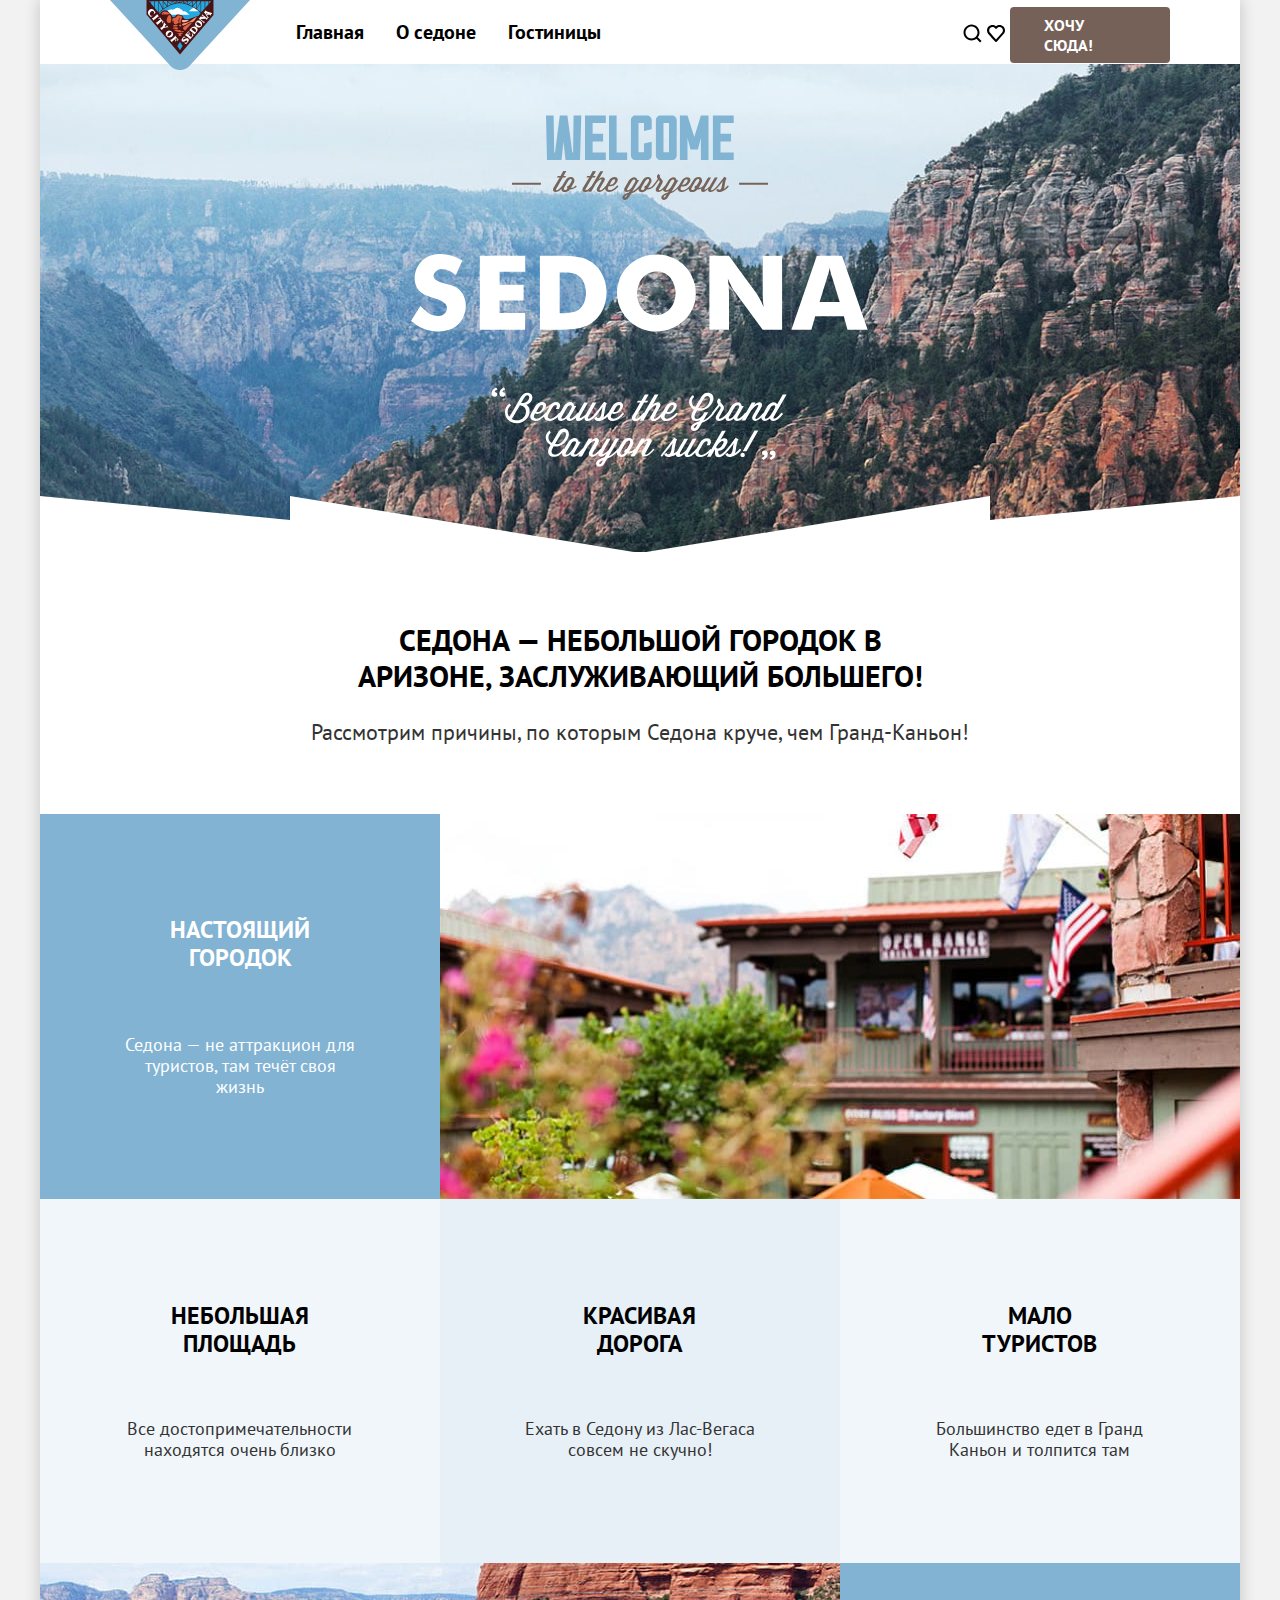
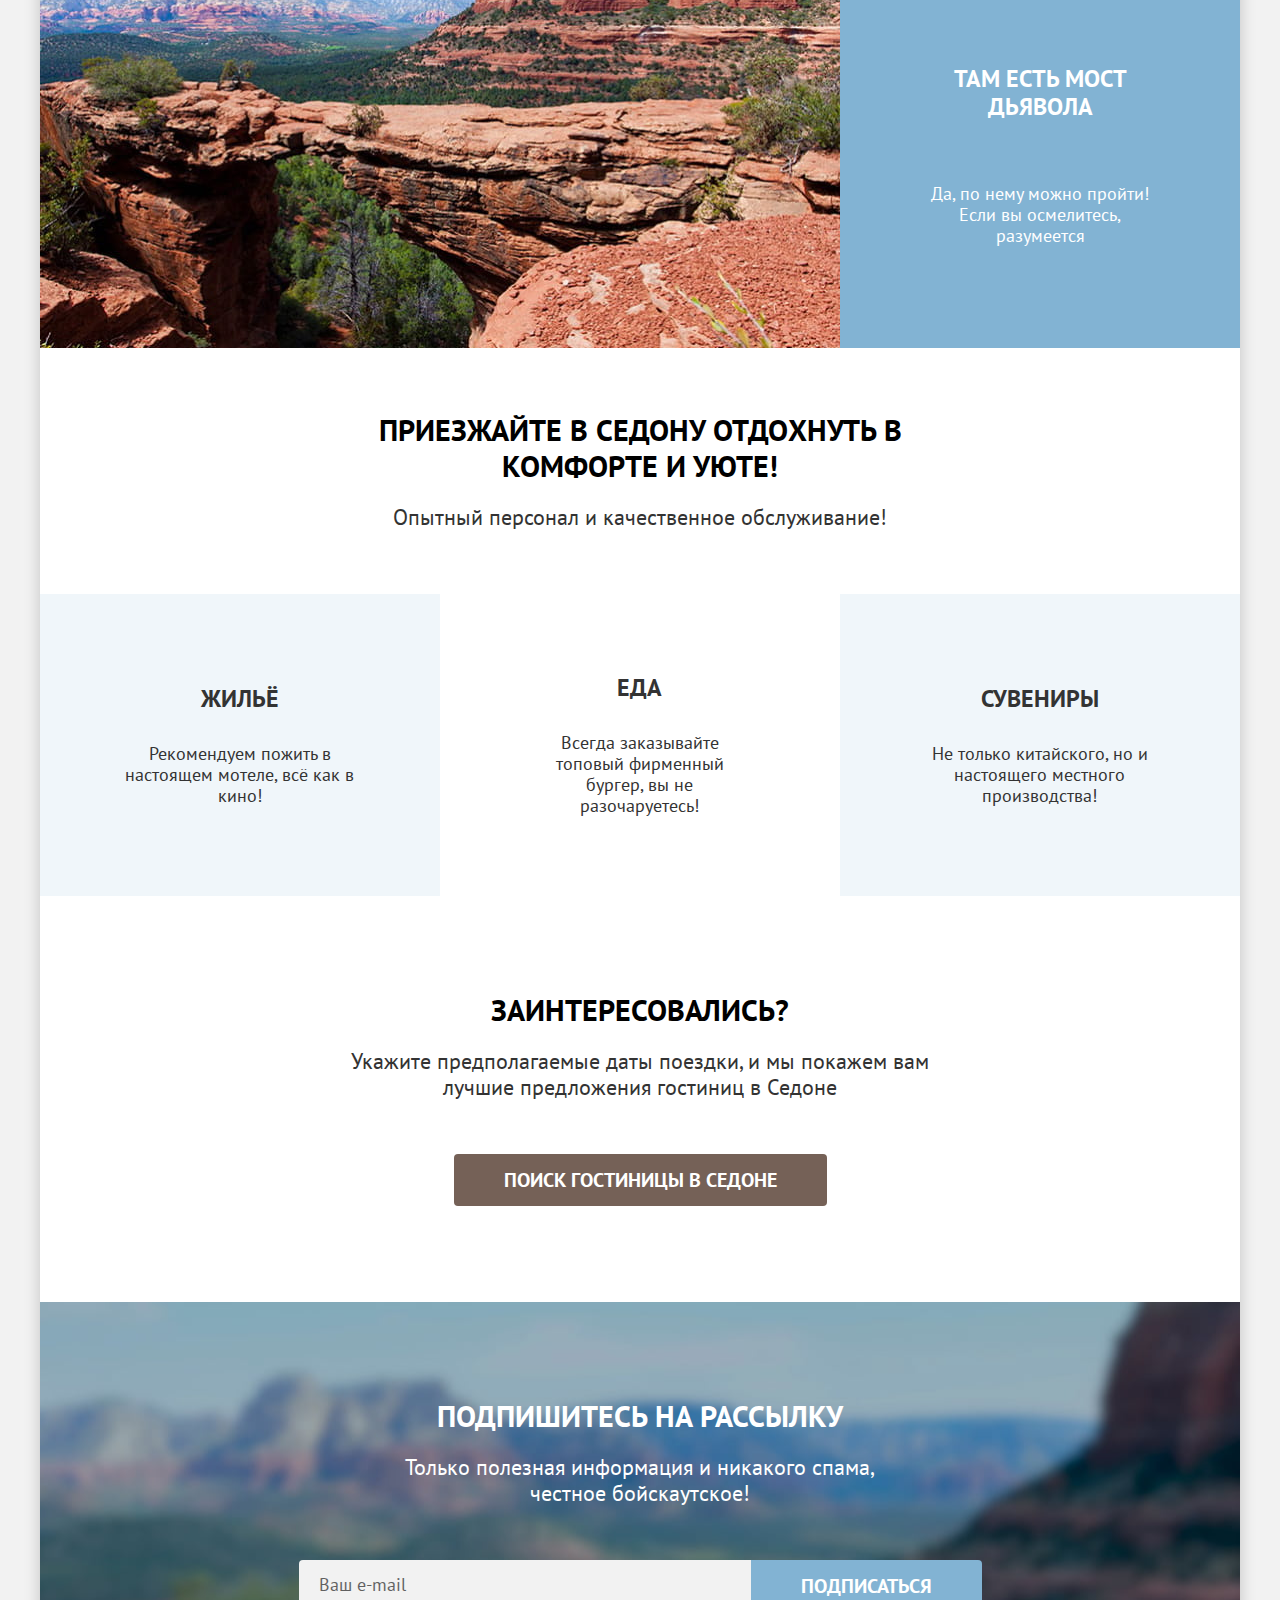
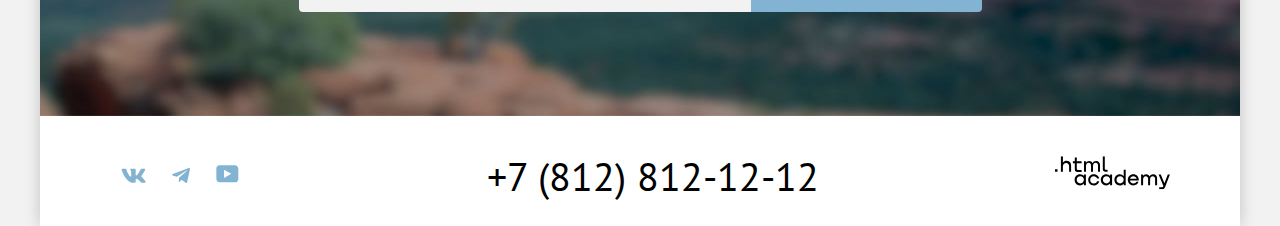
<file: index.html>
<!DOCTYPE html>
<html lang="ru">
  <head>
    <meta charset="utf-8">
    <title>HTML Academy: Седона</title>
    <link rel="stylesheet" href="css/style.css">
  </head>
  <body>

    <!--Шапка страницы-->

    <div class="wrapper">
      <header class="page-header">
        <nav class="header-navigation">
          <a class="logo" href="#">
            <img src="img/logo.svg" alt="Логотип сайта Седона">
          </a>

          <ul class="navigation-list">
            <li class="navigation-item">
              <a class="navigation-link" href="#">
                Главная
              </a>
            </li>
            <li class="navigation-item">
              <a class="navigation-link" href="#">
                О седоне
              </a>
            </li>
            <li class="navigation-item">
              <a class="navigation-link" href="catalog.html">
                Гостиницы
              </a>
            </li>
          </ul>
        </nav>

        <ul class="user-list">
          <li class="user-item">
            <a class="user-search" href="catalog.html">
              <span class="visually-hidden">
                Поиск
              </span>
            </a>
          </li>
          <li class="user-item">
            <a class="user-favorites" href="#">
              <span class="visually-hidden">
                Избранное
              </span>
            </a>
          </li>
          <li class="user-item">
            <a class="user-basket" href="#">
              Хочу сюда!
            </a>
          </li>
        </ul>

      </header>

      <!--Основное содержимое страницы-->

      <main class="page-main">
        <h1 class="visually-hidden">
          Седона - туристический городок в Аризоне!
        </h1>
        <section class="hero">
          <div class="hero-box">
            <img src="img/welcome.svg" alt="welcome" width="458" height="352">
          </div>
          <div class="hero-content">
            <h2 class="title hero-content-title">Седона — небольшой городок в Аризоне, заслуживающий большего!
            </h2>
            <p class="page-text hero-content-text">
              Рассмотрим причины, по которым Седона круче, чем Гранд-Каньон!
            </p>
          </div>
        </section>

        <section class="advantages">
          <h2 class="visually-hidden">
            Преимущества Седоны
          </h2>
          <ul class="list-advantages">

            <li class="item-advantages">
              <div class="box-city">
                <div class="box-city-content box-blue">
                  <h3 class="box-subtitle">
                    Настоящий городок
                  </h3>
                  <p class="box-text">
                    Седона — не аттракцион для туристов, там течёт своя жизнь
                  </p>
                </div>
                <img class="box-city-img" src="img/photo/city.jpg" alt="Городок Седона" width="800" height="385">
              </div>
            </li>

            <li class="item-advantages item-advantages-indent box-color-1">
              <div class="advantages-box-indent">
                <h3 class="box-subtitle">
                  Небольшая площадь
                </h3>
                <p class="box-text advantages-text-indent">
                  Все достопримечательности находятся очень близко
                </p>
              </div>
            </li>

            <li class="item-advantages item-advantages-indent box-color-2">
              <div class="advantages-box-indent">
                <h3 class="box-subtitle">
                  Красивая дорога
                </h3>
                <p class="box-text advantages-text-indent">
                  Ехать в Седону из Лас-Вегаса совсем не скучно!
                </p>
              </div>
            </li>

            <li class="item-advantages item-advantages-indent box-color-1">
              <div class="advantages-box-indent">
                <h3 class="box-subtitle">
                  Мало туристов
                </h3>
                <p class="box-text advantages-text-indent">
                  Большинство едет в Гранд Каньон и толпится там
                </p>
              </div>
            </li>

            <li class="item-advantages">
              <div class="box-devil">
                <div class="box-city-content box-blue">
                  <h3 class="box-subtitle">
                    Там есть мост дьявола
                  </h3>
                  <p class="box-text">
                    Да, по нему можно пройти! Если вы осмелитесь, разумеется
                  </p>
                </div>
                <img class="box-city-img" src="img/photo/canyon.jpg" alt="Мост дьявола" width="800" height="385">
              </div>
            </li>
          </ul>
        </section>

        <section class="local">
          <div class="come">
            <h2 class="title come-title">
              Приезжайте в Седону отдохнуть в комфорте и уюте!
            </h2>
            <p class="page-text come-text">
              Опытный персонал и качественное обслуживание!
            </p>
          </div>
          <ul class="local-list">
            <li class="local-item local-item-indent box-color-1">
              <div class="box-local">
                <h3 class="local-subtitle">
                  Жильё
                </h3>
                <p class="local-text">
                  Рекомендуем пожить в настоящем мотеле, всё как в кино!
                </p>
              </div>
            </li>
            <li class="local-item local-item-indent">
              <div class="box-local">
                <h3 class="local-subtitle">
                  Еда
                </h3>
                <p class="local-text">
                  Всегда заказывайте топовый фирменный бургер, вы не разочаруетесь!
                </p>
              </div>
            </li>
            <li class="local-item local-item-indent box-color-1">
              <div class="box-local">
                <h3 class="local-subtitle">
                  Сувениры
                </h3>
                <p class="local-text">
                  Не только китайского, но и настоящего местного производства!
                </p>
              </div>
            </li>
          </ul>
        </section>

        <section class="hotel-search">
          <h2 class="title search-title">
            Заинтересовались?
          </h2>
          <p class="page-text search-text">
            Укажите предполагаемые даты поездки, и мы покажем вам лучшие предложения гостиниц в Седоне
          </p>
          <a class="button search-button" href="#">
            ПОИСК ГОСТИНИЦЫ В седоне
          </a>
        </section>

        <section class="subscribe">
          <h2 class="subscribe-title">
            Подпишитесь на рассылку
          </h2>
          <p class="subscribe-text">
            Только полезная информация и никакого спама, честное бойскаутское!
          </p>
          <form class="subscribe-form" action="https://echo.htmlacademy.ru/" method="post">
            <label class="visually-hidden" for="subscribe-email">Email</label>
            <input class="subscribe-field" type="email" id="subscribe-email" placeholder="Ваш e-mail" required>
            <button class="button subscribe-button" type="submit">Подписаться</button>
          </form>
        </section>

      </main>

      <footer class="page-footer">
        <h2 class="visually-hidden">
          Контакты
        </h2>

        <ul class="social-list">
          <li class="social-item">
            <a class="social-link" href="https://vk.com/htmlacademy">
              <img src="img/icon/vk.svg" alt="вконтакте">
              <span class="visually-hidden">
                ВКонтакте
              </span>
            </a>
          </li>

          <li class="social-item">
            <a class="social-link" href="https://t.me/htmlacademy">
              <img src="img/icon/telegram.svg" alt="телеграмм">
              <span class="visually-hidden">
                Телеграмм
              </span>
            </a>
          </li>

          <li class="social-item">
            <a class="social-link" href="https://www.youtube.com/user/htmlacademyru">
              <img src="img/icon/youtube.svg" alt="ютуб">
              <span class="visually-hidden">
                You tube
              </span>
            </a>
          </li>
        </ul>

        <a class="phone-link" href="tel:+78128121212">
          +7 (812) 812-12-12
        </a>

        <p class="copyright-content">
          <a class="copyright-link" href="https://htmlacademy.ru" target="_blank">
            <img src="img/logo_htmlacademy.svg" alt="ссылка на сайт">
          </a>
        </p>

      </footer>
    </div>
  </body>
</html>
</file>
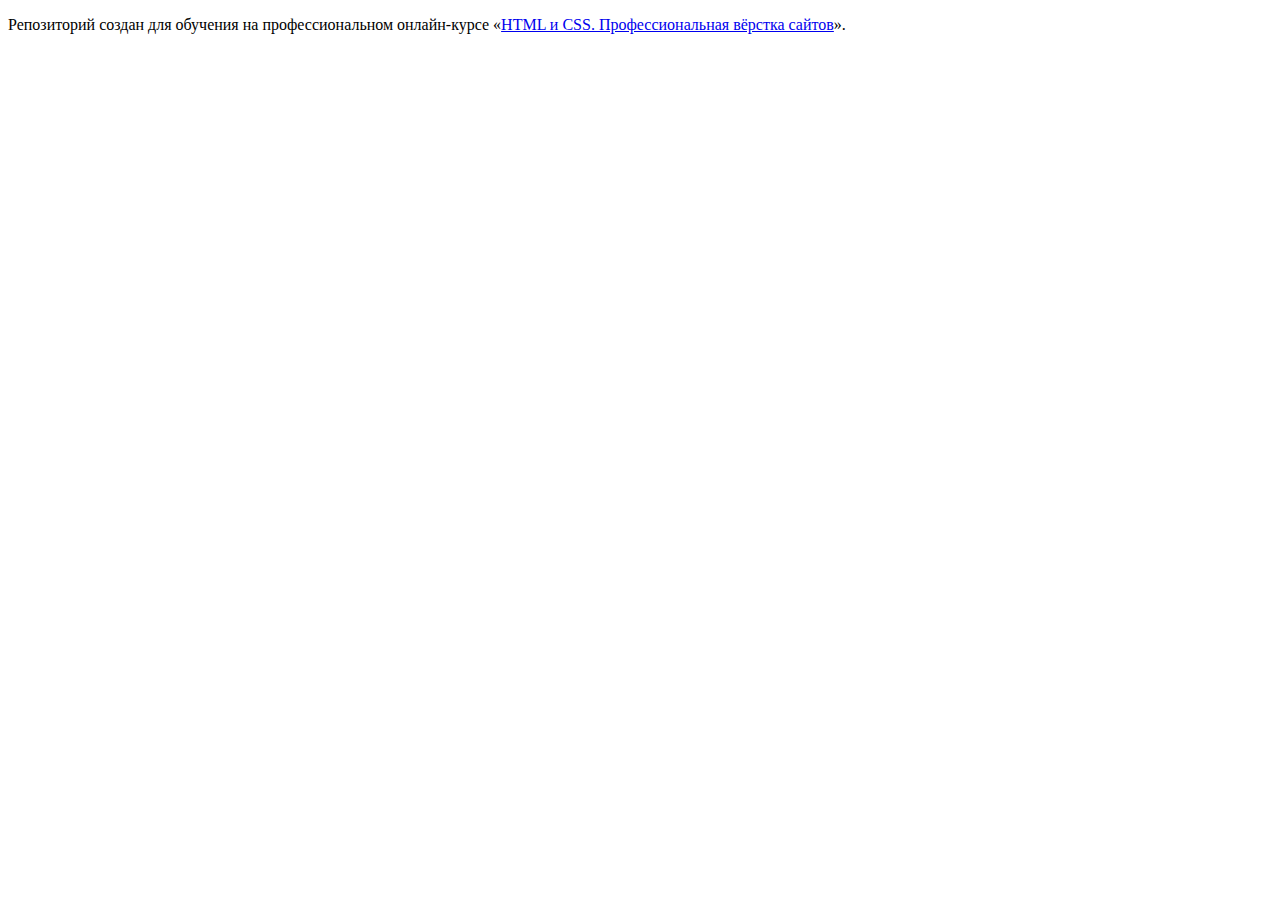
<file: 1/index.html>
<!DOCTYPE html>
<html lang="ru">
  <head>
    <meta charset="utf-8">
    <title>HTML Academy: Седона</title>
    <base href="https://htmlacademy-htmlcss.github.io/1968423-sedona-37/1/">
</head>
  <body>

    <p>Репозиторий создан для обучения на профессиональном онлайн‑курсе «<a href="https://htmlacademy.ru/intensive/htmlcss">HTML и CSS. Профессиональная вёрстка сайтов</a>».</p>

  </body>
</html>
</file>
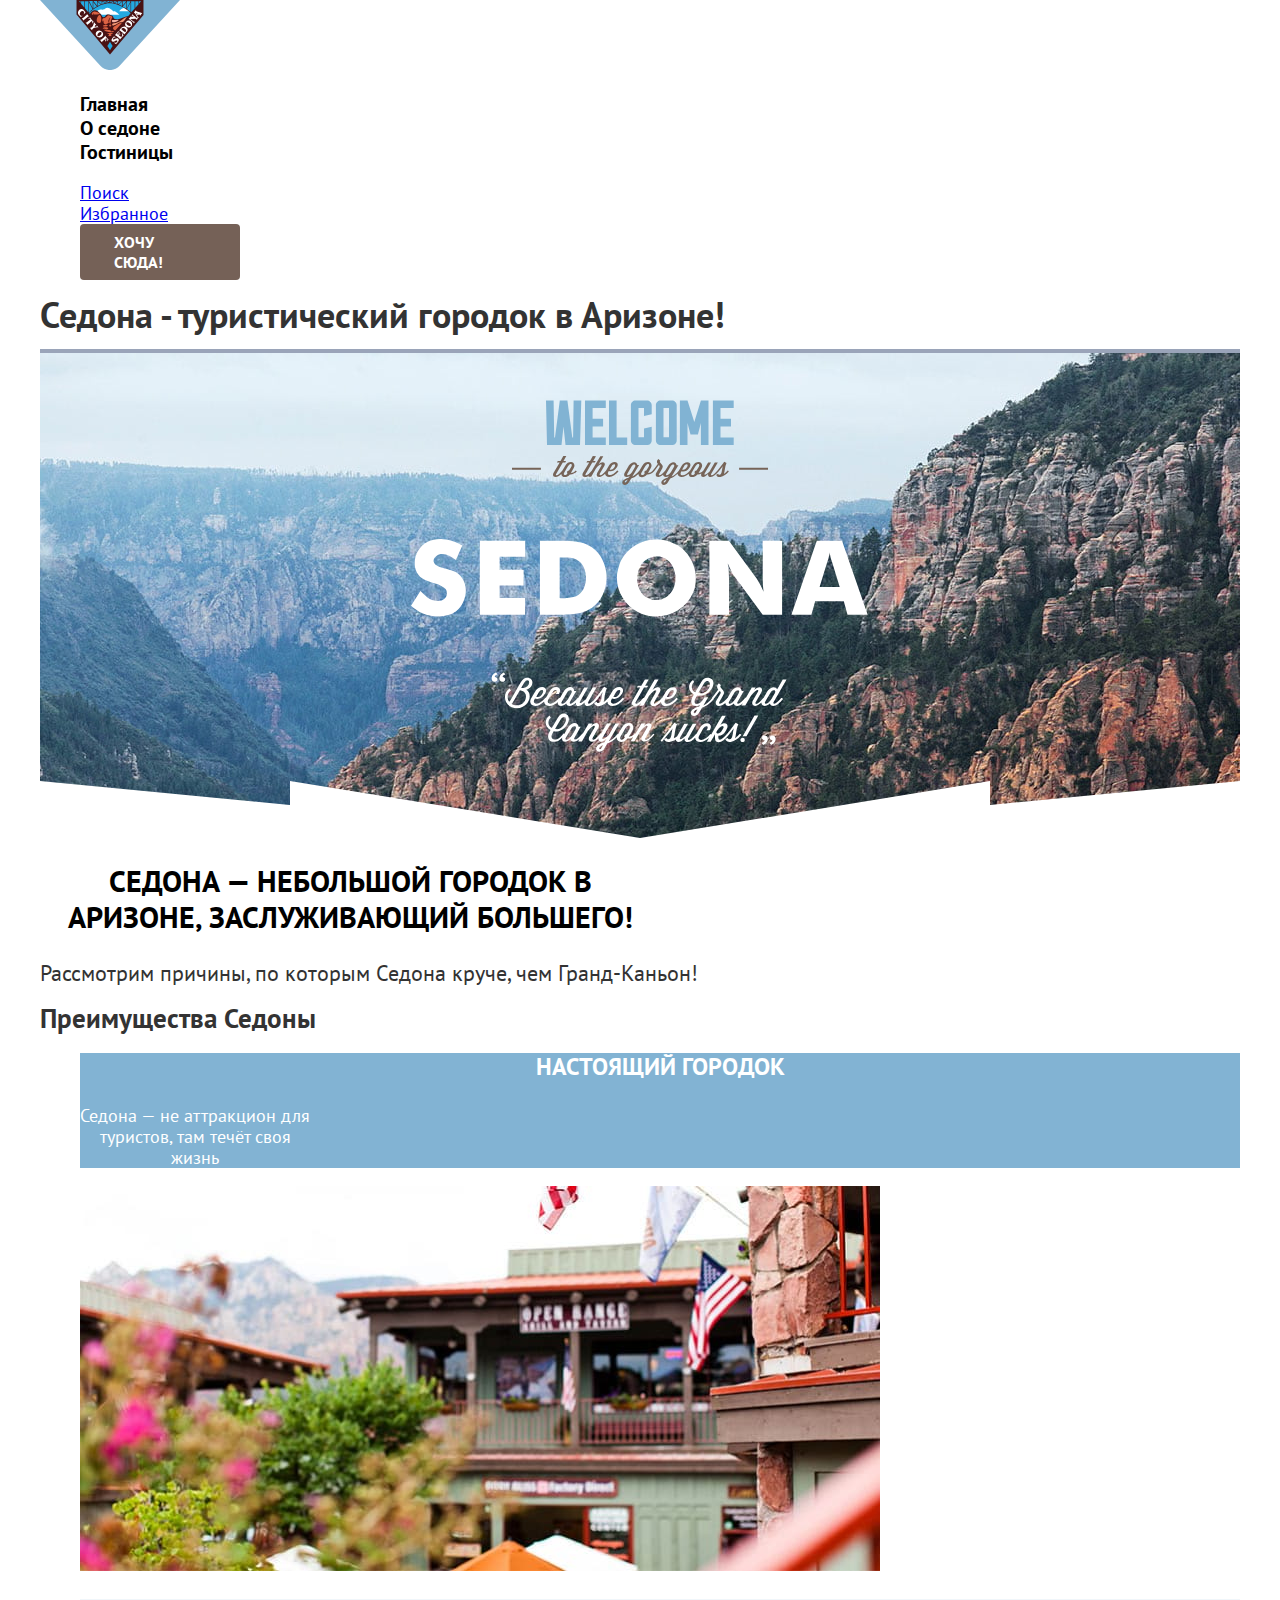
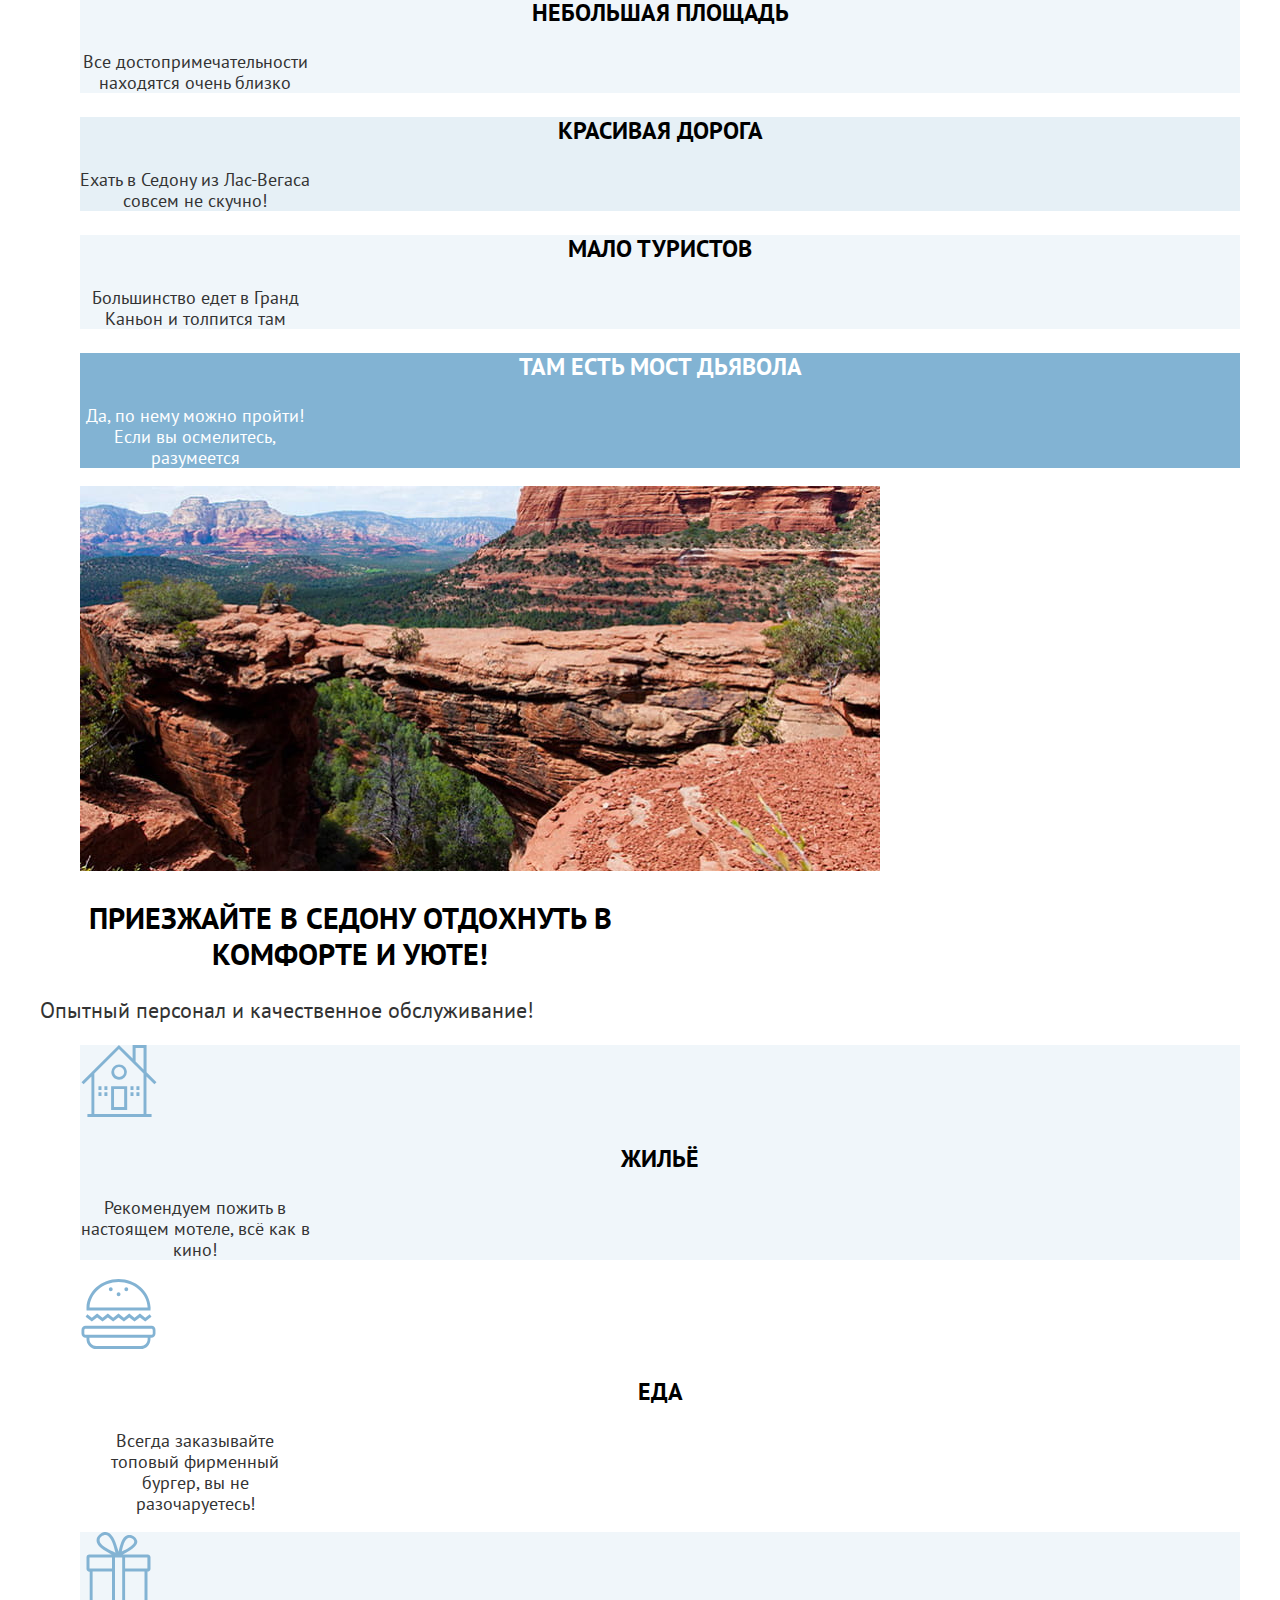
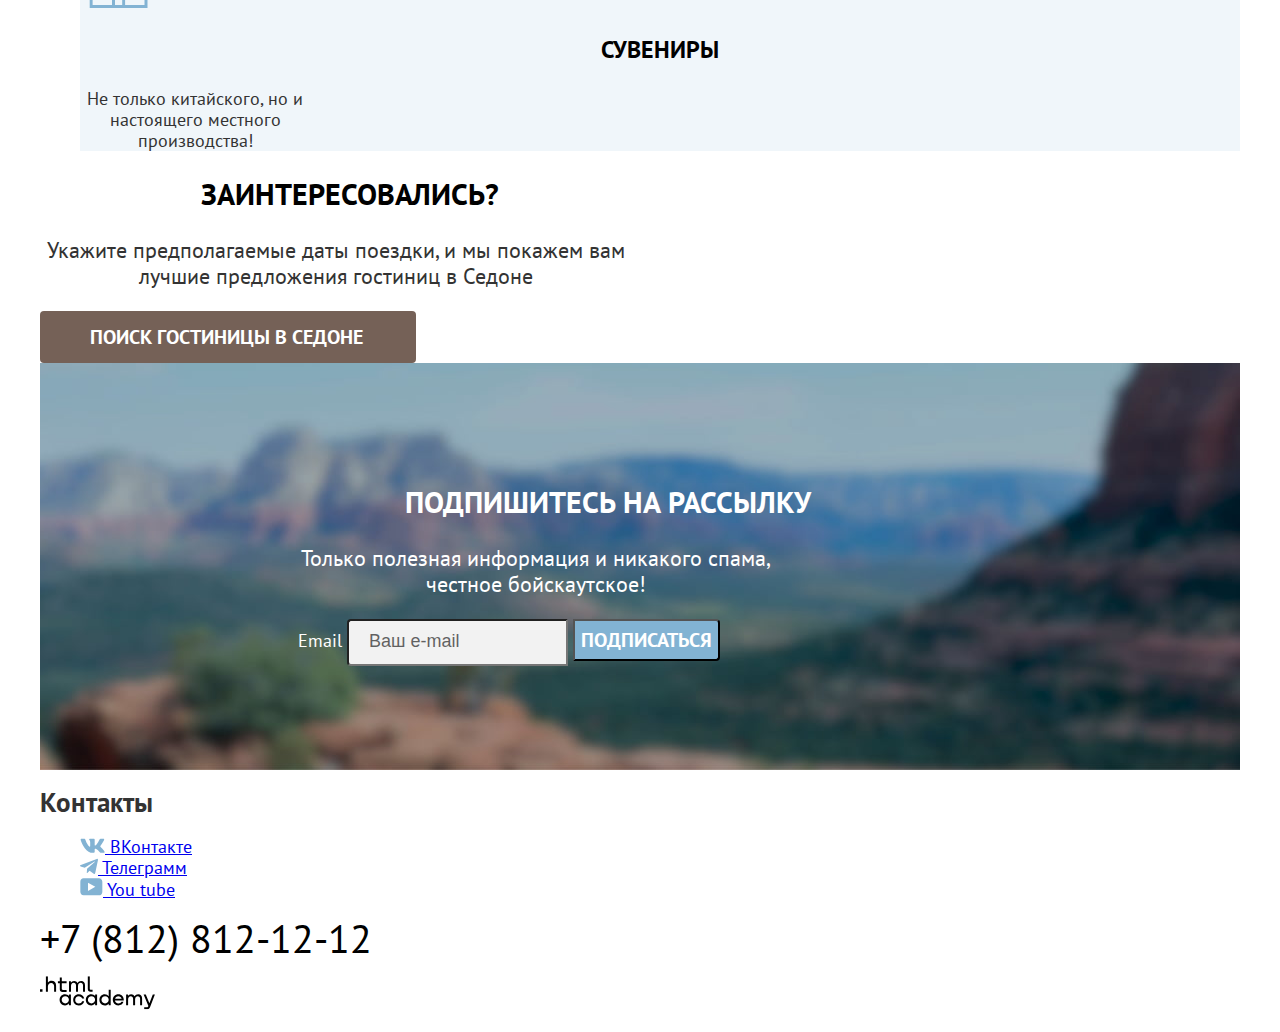
<file: 5/index.html>
<!DOCTYPE html>
<html lang="ru">
  <head>
    <meta charset="utf-8">
    <title>HTML Academy: Седона</title>
    <link rel="stylesheet" href="css/style.css">
    <base href="https://htmlacademy-htmlcss.github.io/1968423-sedona-37/5/">
</head>
  <body>

    <!--Шапка страницы-->

    <header class="page-header">
      <nav class="header-navigation">
        <a class="logo" href="#">
          <img src="img/logo.svg" alt="Логотип сайта Седона">
        </a>

        <ul class="navigation-list">
          <li class="navigation-item">
            <a class="navigation-link" href="#">
              Главная
            </a>
          </li>
          <li class="navigation-item">
            <a class="navigation-link" href="#">
              О седоне
            </a>
          </li>
          <li class="navigation-item">
            <a class="navigation-link" href="catalog.html">
              Гостиницы
            </a>
          </li>
        </ul>
      </nav>

      <ul class="user-list">
        <li class="user-item">
          <a class="user-search" href="catalog.html">
            <span class="visually-hidden">
              Поиск
            </span>
          </a>
        </li>
        <li class="user-item">
          <a class="user-favorites" href="#">
            <span class="visually-hidden">
              Избранное
            </span>
          </a>
        </li>
        <li class="user-item">
          <a class="user-basket" href="#">
            Хочу сюда!
          </a>
        </li>
      </ul>

    </header>

    <!--Основное содержимое страницы-->

    <main class="page-main">
      <h1 class="visually-hidden">
        Седона - туристический городок в Аризоне!
      </h1>
      <section class="hero">
        <div class="hero-box">
          <img src="img/welcome.svg" alt="welcome" width="458" height="352">
        </div>
        <div class="hero-content">
          <h2 class="title">Седона — небольшой городок в Аризоне, заслуживающий большего!
          </h2>
          <p class="page-text">
            Рассмотрим причины, по которым Седона круче, чем Гранд-Каньон!
          </p>
        </div>
      </section>

      <section class="advantages">
        <h2 class="visually-hidden">
          Преимущества Седоны
        </h2>
        <ul class="list-advantages">

          <li class="item-advantages">
            <div class="box-city-content box-blue">
              <h3 class="box-subtitle">
                Настоящий городок
              </h3>
              <p class="box-text">
                Седона — не аттракцион для туристов, там течёт своя жизнь
              </p>
            </div>
            <img class="box-city-img" src="img/photo/city.jpg" alt="Городок Седона" width="800" height="385">
          </li>

          <li class="item-advantages box-second-1">
            <h3 class="box-subtitle">
              Небольшая площадь
            </h3>
            <p class="box-text">
              Все достопримечательности находятся очень близко
            </p>
          </li>

          <li class="item-advantages box-second-2">
            <h3 class="box-subtitle">
              Красивая дорога
            </h3>
            <p class="box-text">
              Ехать в Седону из Лас-Вегаса совсем не скучно!
            </p>
          </li>

          <li class="item-advantages box-second-1">
            <h3 class="box-subtitle">
              Мало туристов
            </h3>
            <p class="box-text">
              Большинство едет в Гранд Каньон и толпится там
            </p>
          </li>

          <li class="item-advantages">
            <div class="box-city-content box-blue">
              <h3 class="box-subtitle">
                Там есть мост дьявола
              </h3>
              <p class="box-text">
                Да, по нему можно пройти! Если вы осмелитесь, разумеется
              </p>
            </div>
            <img class="box-city-img" src="img/photo/canyon.jpg" alt="Мост дьявола" width="800" height="385">
          </li>
        </ul>
      </section>

      <section class="local">
        <div class="come">
          <h2 class="title">
            Приезжайте в Седону отдохнуть в комфорте и уюте!
          </h2>
          <p class="page-text">
            Опытный персонал и качественное обслуживание!
          </p>
        </div>
        <ul class="local-list">
          <li class="box-content box-second-1">
            <img src="img/icon/house.svg" alt="Жилье">
            <h3 class="box-subtitle">
              Жильё
            </h3>
            <p class="box-text">
              Рекомендуем пожить в настоящем мотеле, всё как в кино!
            </p>
          </li>
          <li class="box-content">
            <img src="img/icon/food.svg" alt="Еда">
            <h3 class="box-subtitle">
              Еда
            </h3>
            <p class="box-text">
              Всегда заказывайте топовый фирменный бургер, вы не разочаруетесь!
            </p>
          </li>
          <li class="box-content box-second-1">
            <img src="img/icon/souvenir.svg" alt="Сувениры">
            <h3 class="box-subtitle">
              Сувениры
            </h3>
            <p class="box-text">
              Не только китайского, но и настоящего местного производства!
            </p>
          </li>
        </ul>
      </section>

      <section class="hotel-search">
        <h2 class="title">
          Заинтересовались?
        </h2>
        <p class="page-text">
          Укажите предполагаемые даты поездки, и мы покажем вам лучшие предложения гостиниц в Седоне
        </p>
        <a class="button search-button" href="#">
          ПОИСК ГОСТИНИЦЫ В седоне
        </a>
      </section>

      <section class="subscribe">
        <h2 class="title white">
          Подпишитесь на рассылку
        </h2>
        <p class="page-text white">
          Только полезная информация и никакого спама, честное бойскаутское!
        </p>
        <form class="subscribe-form" action="https://echo.htmlacademy.ru/" method="post">
          <label class="visually-hidden" for="subscribe-email">Email</label>
          <input class="subscribe-field" type="email" id="subscribe-email" placeholder="Ваш e-mail" required>
          <button class="button subscribe-button" type="submit">Подписаться</button>
        </form>
      </section>

    </main>

    <footer class="page-footer">
      <h2 class="visually-hidden">
        Контакты
      </h2>

      <ul class="social-list">
        <li class="social-item">
          <a class="social-link" href="https://vk.com/htmlacademy">
            <img src="img/icon/vk.svg" alt="вконтакте">
            <span class="visually-hidden">
              ВКонтакте
            </span>
          </a>
        </li>

        <li class="social-item">
          <a class="social-link" href="https://t.me/htmlacademy">
            <img src="img/icon/telegram.svg" alt="телеграмм">
            <span class="visually-hidden">
              Телеграмм
            </span>
          </a>
        </li>

        <li class="social-item">
          <a class="social-link" href="https://www.youtube.com/user/htmlacademyru">
            <img src="img/icon/youtube.svg" alt="ютуб">
            <span class="visually-hidden">
              You tube
            </span>
          </a>
        </li>
      </ul>

      <a class="phone-link" href="tel:+78128121212">
        +7 (812) 812-12-12
      </a>

      <p class="copyright-content">
        <a class="copyright-link" href="https://htmlacademy.ru" target="_blank">
          <img src="img/logo_htmlacademy.svg" alt="ссылка на сайт">
        </a>
      </p>

    </footer>
  </body>
</html>
</file>
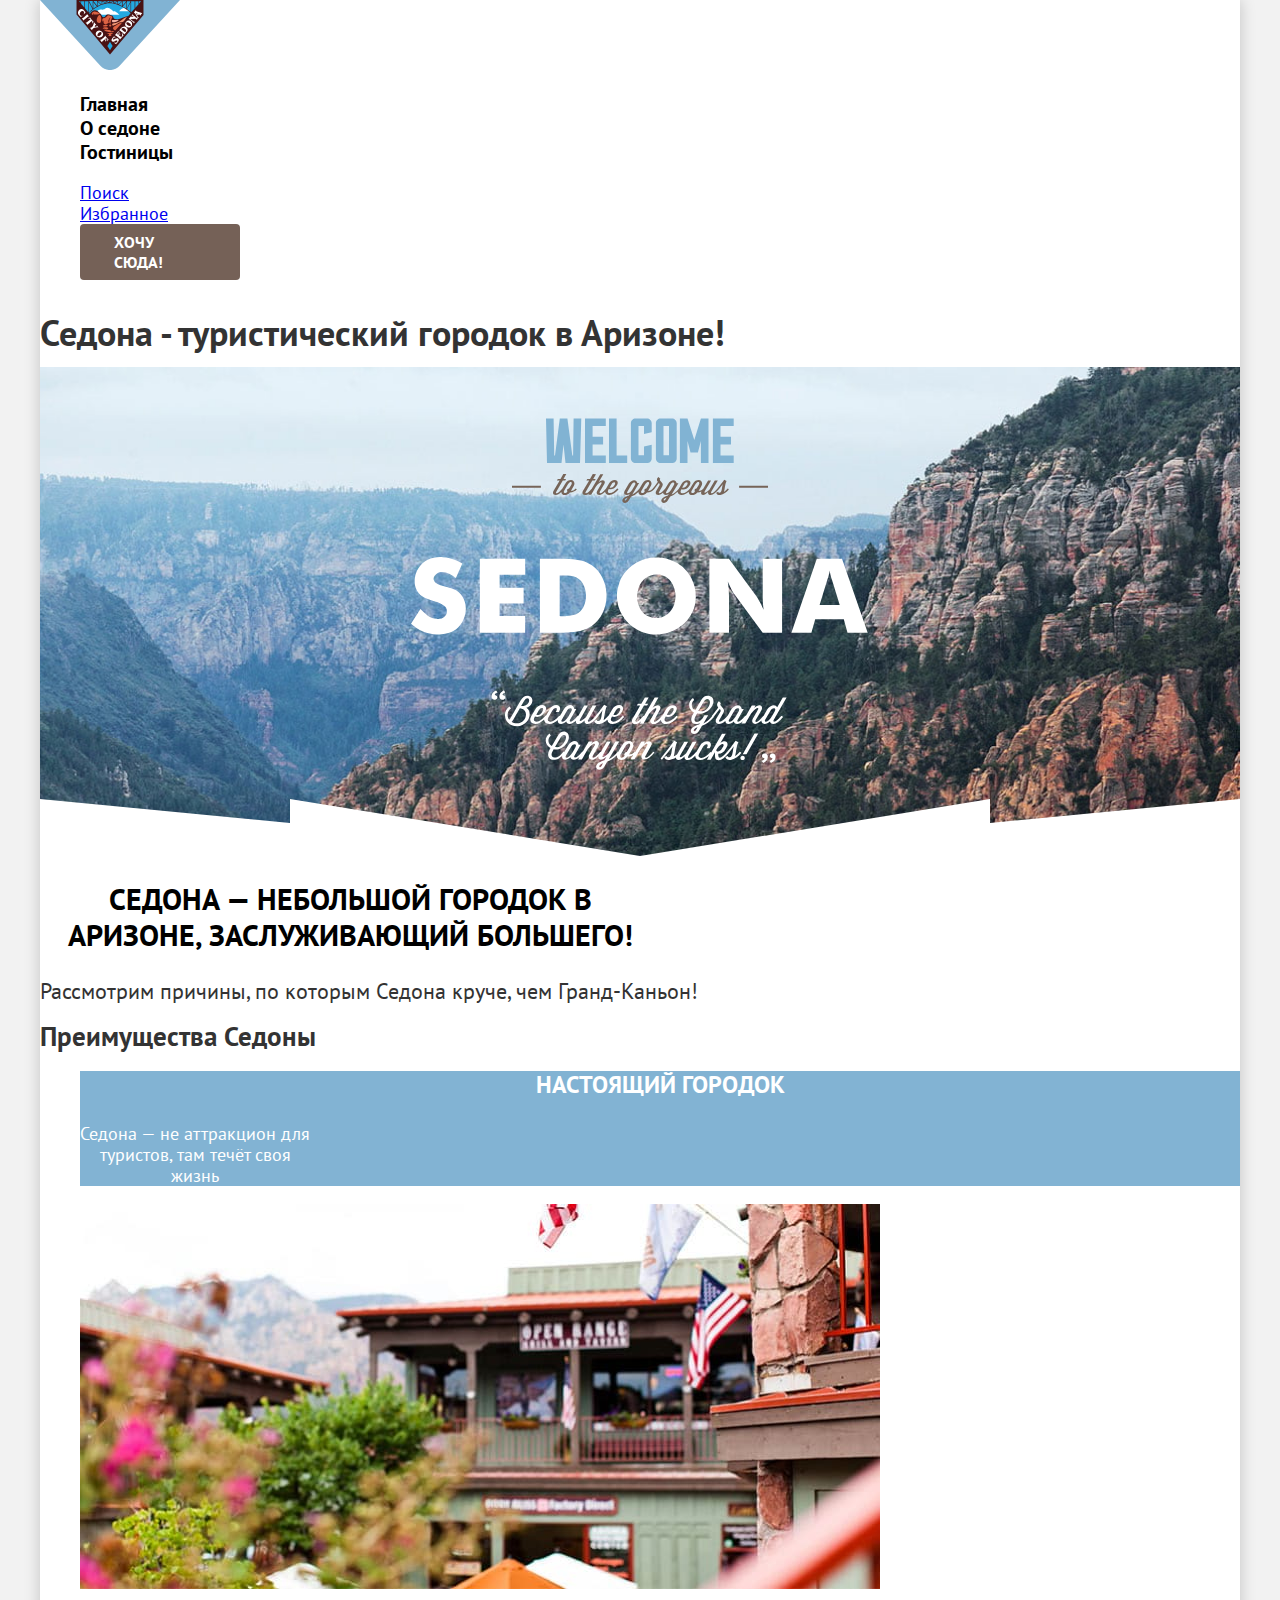
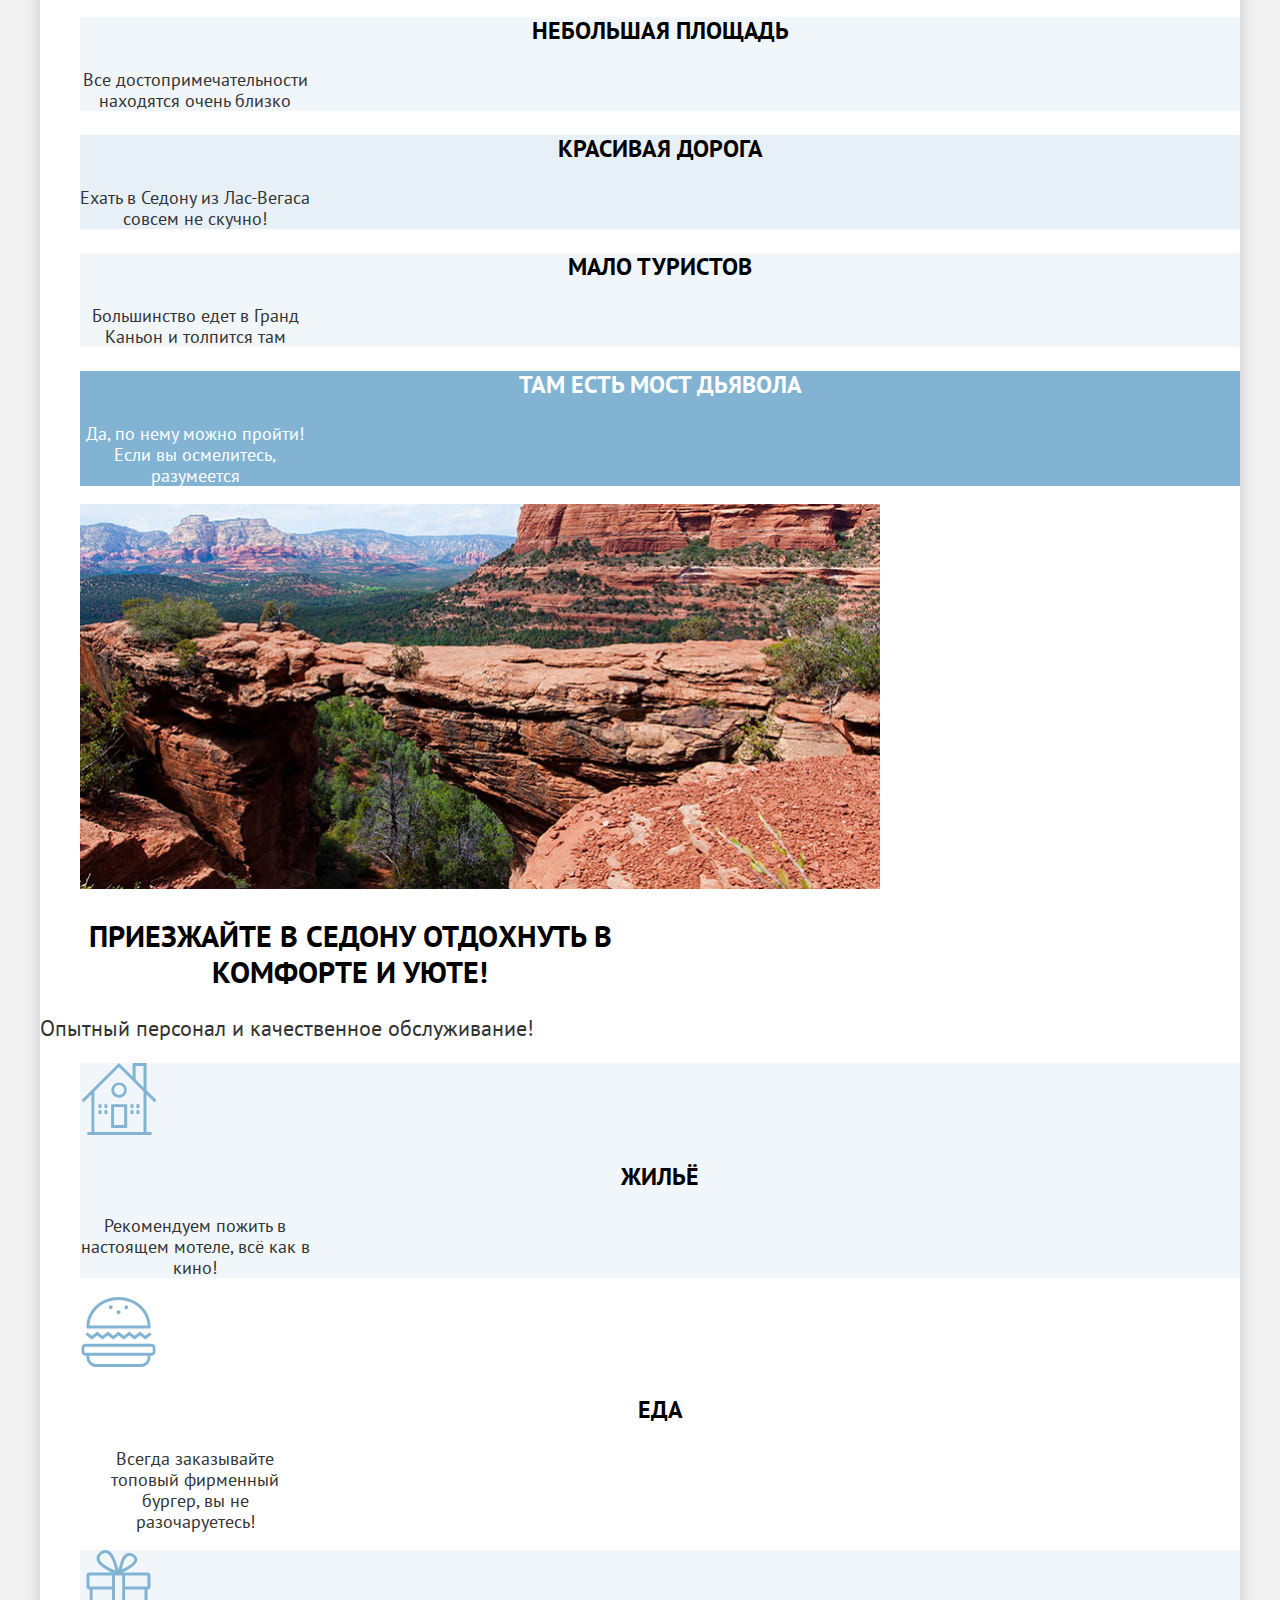
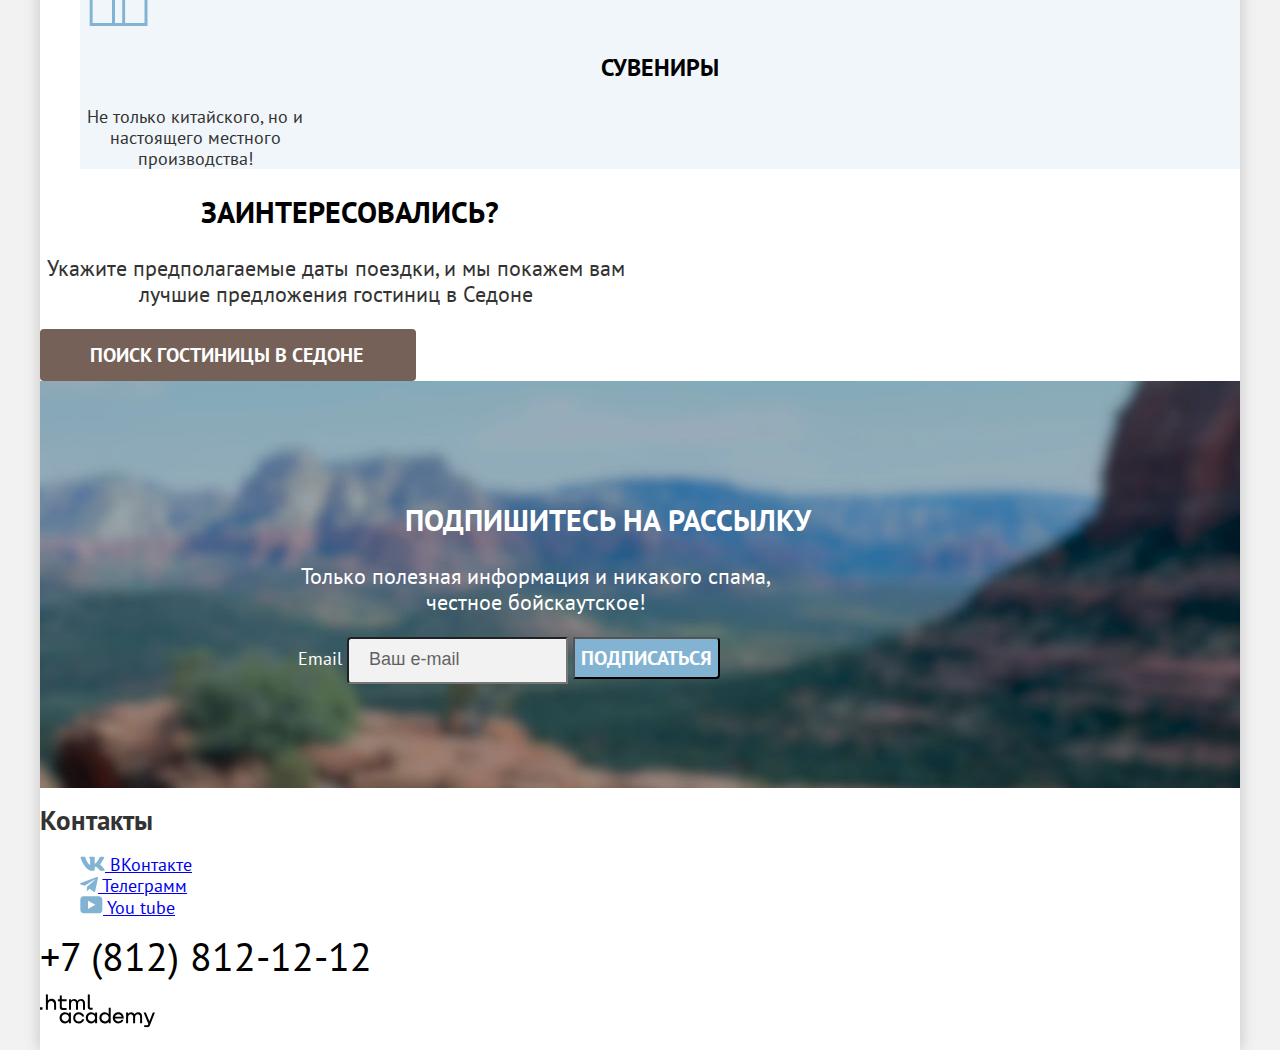
<file: 6/index.html>
<!DOCTYPE html>
<html lang="ru">
  <head>
    <meta charset="utf-8">
    <title>HTML Academy: Седона</title>
    <link rel="stylesheet" href="css/style.css">
    <base href="https://htmlacademy-htmlcss.github.io/1968423-sedona-37/6/">
</head>
  <body>

    <!--Шапка страницы-->

    <div class="wrapper">
      <header class="page-header">
        <nav class="header-navigation">
          <a class="logo" href="#">
            <img src="img/logo.svg" alt="Логотип сайта Седона">
          </a>

          <ul class="navigation-list">
            <li class="navigation-item">
              <a class="navigation-link" href="#">
                Главная
              </a>
            </li>
            <li class="navigation-item">
              <a class="navigation-link" href="#">
                О седоне
              </a>
            </li>
            <li class="navigation-item">
              <a class="navigation-link" href="catalog.html">
                Гостиницы
              </a>
            </li>
          </ul>
        </nav>

        <ul class="user-list">
          <li class="user-item">
            <a class="user-search" href="catalog.html">
              <span class="visually-hidden">
                Поиск
              </span>
            </a>
          </li>
          <li class="user-item">
            <a class="user-favorites" href="#">
              <span class="visually-hidden">
                Избранное
              </span>
            </a>
          </li>
          <li class="user-item">
            <a class="user-basket" href="#">
              Хочу сюда!
            </a>
          </li>
        </ul>

      </header>

      <!--Основное содержимое страницы-->

      <main class="page-main">
        <h1 class="visually-hidden">
          Седона - туристический городок в Аризоне!
        </h1>
        <section class="hero">
          <div class="hero-box">
            <img src="img/welcome.svg" alt="welcome" width="458" height="352">
          </div>
          <div class="hero-content">
            <h2 class="title">Седона — небольшой городок в Аризоне, заслуживающий большего!
            </h2>
            <p class="page-text">
              Рассмотрим причины, по которым Седона круче, чем Гранд-Каньон!
            </p>
          </div>
        </section>

        <section class="advantages">
          <h2 class="visually-hidden">
            Преимущества Седоны
          </h2>
          <ul class="list-advantages">

            <li class="item-advantages">
              <div class="box-city-content box-blue">
                <h3 class="box-subtitle">
                  Настоящий городок
                </h3>
                <p class="box-text">
                  Седона — не аттракцион для туристов, там течёт своя жизнь
                </p>
              </div>
              <img class="box-city-img" src="img/photo/city.jpg" alt="Городок Седона" width="800" height="385">
            </li>

            <li class="item-advantages box-second-1">
              <h3 class="box-subtitle">
                Небольшая площадь
              </h3>
              <p class="box-text">
                Все достопримечательности находятся очень близко
              </p>
            </li>

            <li class="item-advantages box-second-2">
              <h3 class="box-subtitle">
                Красивая дорога
              </h3>
              <p class="box-text">
                Ехать в Седону из Лас-Вегаса совсем не скучно!
              </p>
            </li>

            <li class="item-advantages box-second-1">
              <h3 class="box-subtitle">
                Мало туристов
              </h3>
              <p class="box-text">
                Большинство едет в Гранд Каньон и толпится там
              </p>
            </li>

            <li class="item-advantages">
              <div class="box-city-content box-blue">
                <h3 class="box-subtitle">
                  Там есть мост дьявола
                </h3>
                <p class="box-text">
                  Да, по нему можно пройти! Если вы осмелитесь, разумеется
                </p>
              </div>
              <img class="box-city-img" src="img/photo/canyon.jpg" alt="Мост дьявола" width="800" height="385">
            </li>
          </ul>
        </section>

        <section class="local">
          <div class="come">
            <h2 class="title">
              Приезжайте в Седону отдохнуть в комфорте и уюте!
            </h2>
            <p class="page-text">
              Опытный персонал и качественное обслуживание!
            </p>
          </div>
          <ul class="local-list">
            <li class="box-content box-second-1">
              <img src="img/icon/house.svg" alt="Жилье">
              <h3 class="box-subtitle">
                Жильё
              </h3>
              <p class="box-text">
                Рекомендуем пожить в настоящем мотеле, всё как в кино!
              </p>
            </li>
            <li class="box-content">
              <img src="img/icon/food.svg" alt="Еда">
              <h3 class="box-subtitle">
                Еда
              </h3>
              <p class="box-text">
                Всегда заказывайте топовый фирменный бургер, вы не разочаруетесь!
              </p>
            </li>
            <li class="box-content box-second-1">
              <img src="img/icon/souvenir.svg" alt="Сувениры">
              <h3 class="box-subtitle">
                Сувениры
              </h3>
              <p class="box-text">
                Не только китайского, но и настоящего местного производства!
              </p>
            </li>
          </ul>
        </section>

        <section class="hotel-search">
          <h2 class="title">
            Заинтересовались?
          </h2>
          <p class="page-text">
            Укажите предполагаемые даты поездки, и мы покажем вам лучшие предложения гостиниц в Седоне
          </p>
          <a class="button search-button" href="#">
            ПОИСК ГОСТИНИЦЫ В седоне
          </a>
        </section>

        <section class="subscribe">
          <h2 class="title white">
            Подпишитесь на рассылку
          </h2>
          <p class="page-text white">
            Только полезная информация и никакого спама, честное бойскаутское!
          </p>
          <form class="subscribe-form" action="https://echo.htmlacademy.ru/" method="post">
            <label class="visually-hidden" for="subscribe-email">Email</label>
            <input class="subscribe-field" type="email" id="subscribe-email" placeholder="Ваш e-mail" required>
            <button class="button subscribe-button" type="submit">Подписаться</button>
          </form>
        </section>

      </main>

      <footer class="page-footer">
        <h2 class="visually-hidden">
          Контакты
        </h2>

        <ul class="social-list">
          <li class="social-item">
            <a class="social-link" href="https://vk.com/htmlacademy">
              <img src="img/icon/vk.svg" alt="вконтакте">
              <span class="visually-hidden">
                ВКонтакте
              </span>
            </a>
          </li>

          <li class="social-item">
            <a class="social-link" href="https://t.me/htmlacademy">
              <img src="img/icon/telegram.svg" alt="телеграмм">
              <span class="visually-hidden">
                Телеграмм
              </span>
            </a>
          </li>

          <li class="social-item">
            <a class="social-link" href="https://www.youtube.com/user/htmlacademyru">
              <img src="img/icon/youtube.svg" alt="ютуб">
              <span class="visually-hidden">
                You tube
              </span>
            </a>
          </li>
        </ul>

        <a class="phone-link" href="tel:+78128121212">
          +7 (812) 812-12-12
        </a>

        <p class="copyright-content">
          <a class="copyright-link" href="https://htmlacademy.ru" target="_blank">
            <img src="img/logo_htmlacademy.svg" alt="ссылка на сайт">
          </a>
        </p>

      </footer>
    </div>
  </body>
</html>
</file>
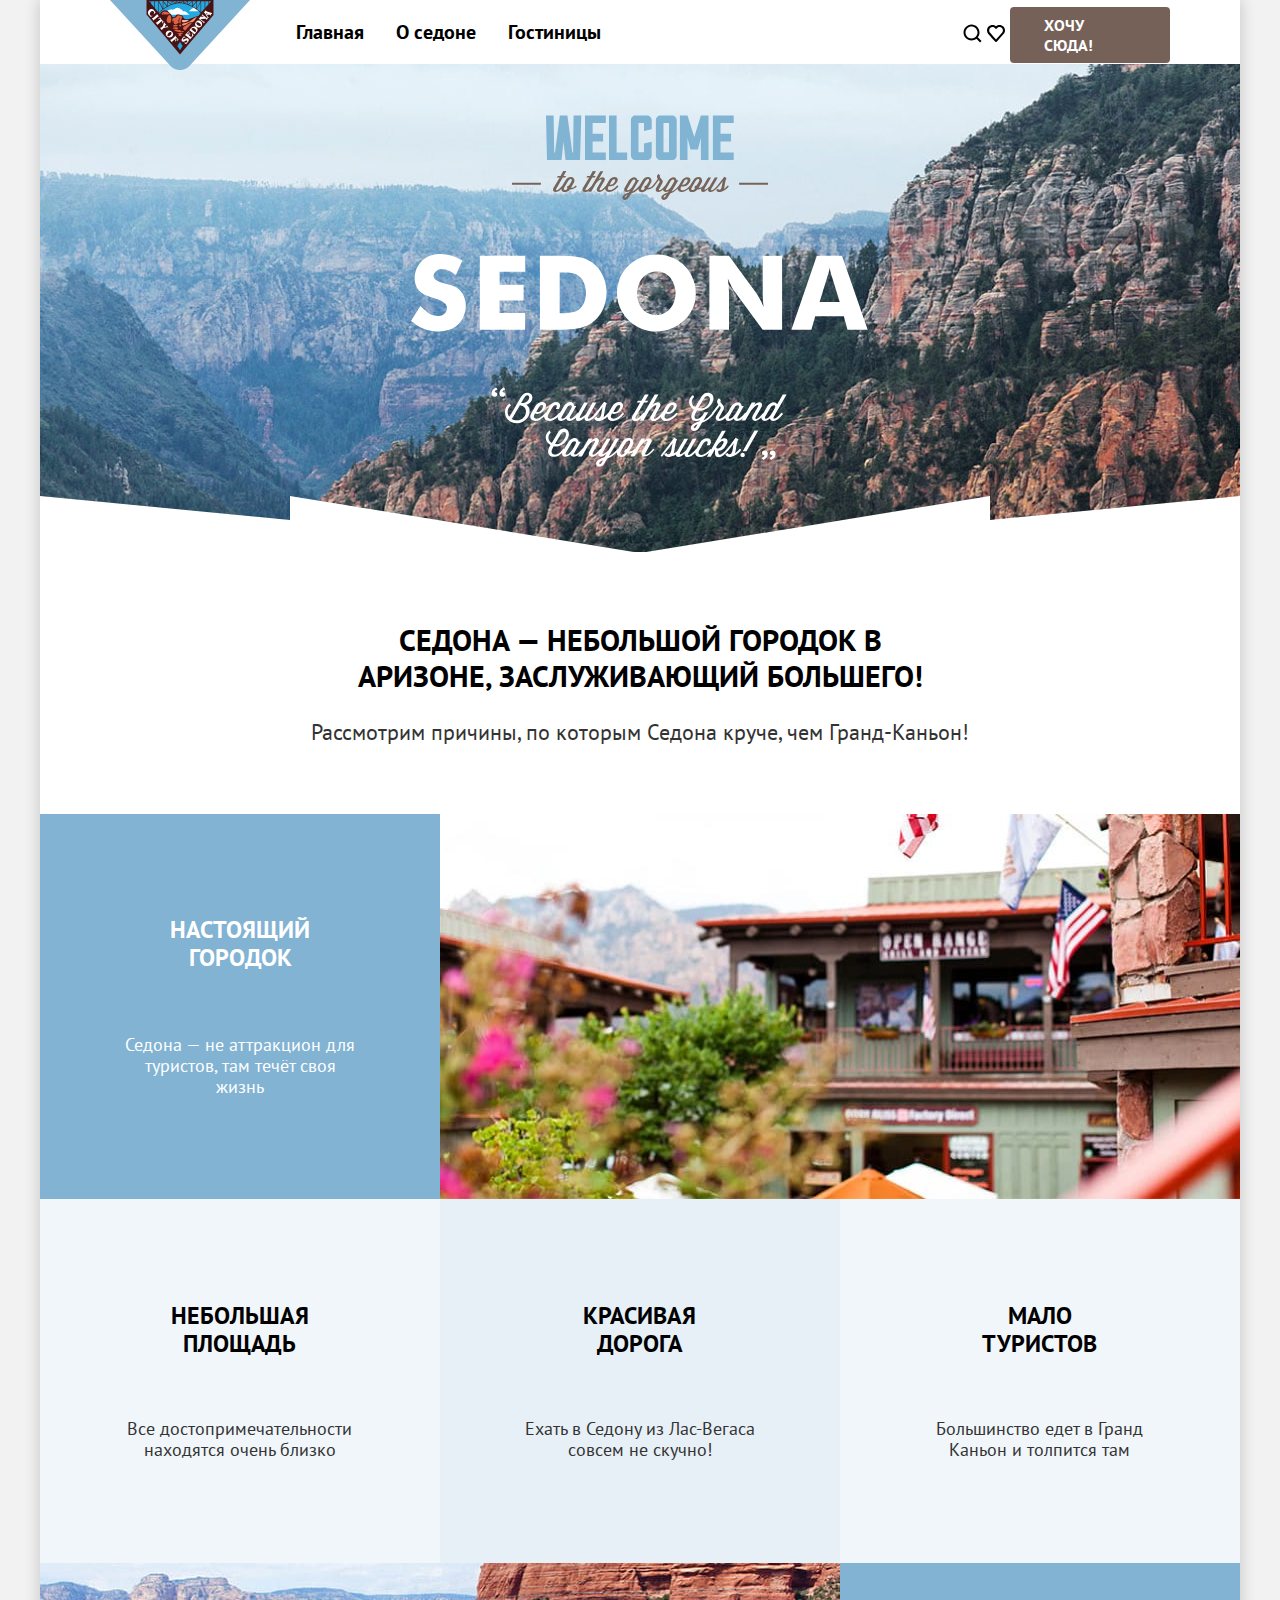
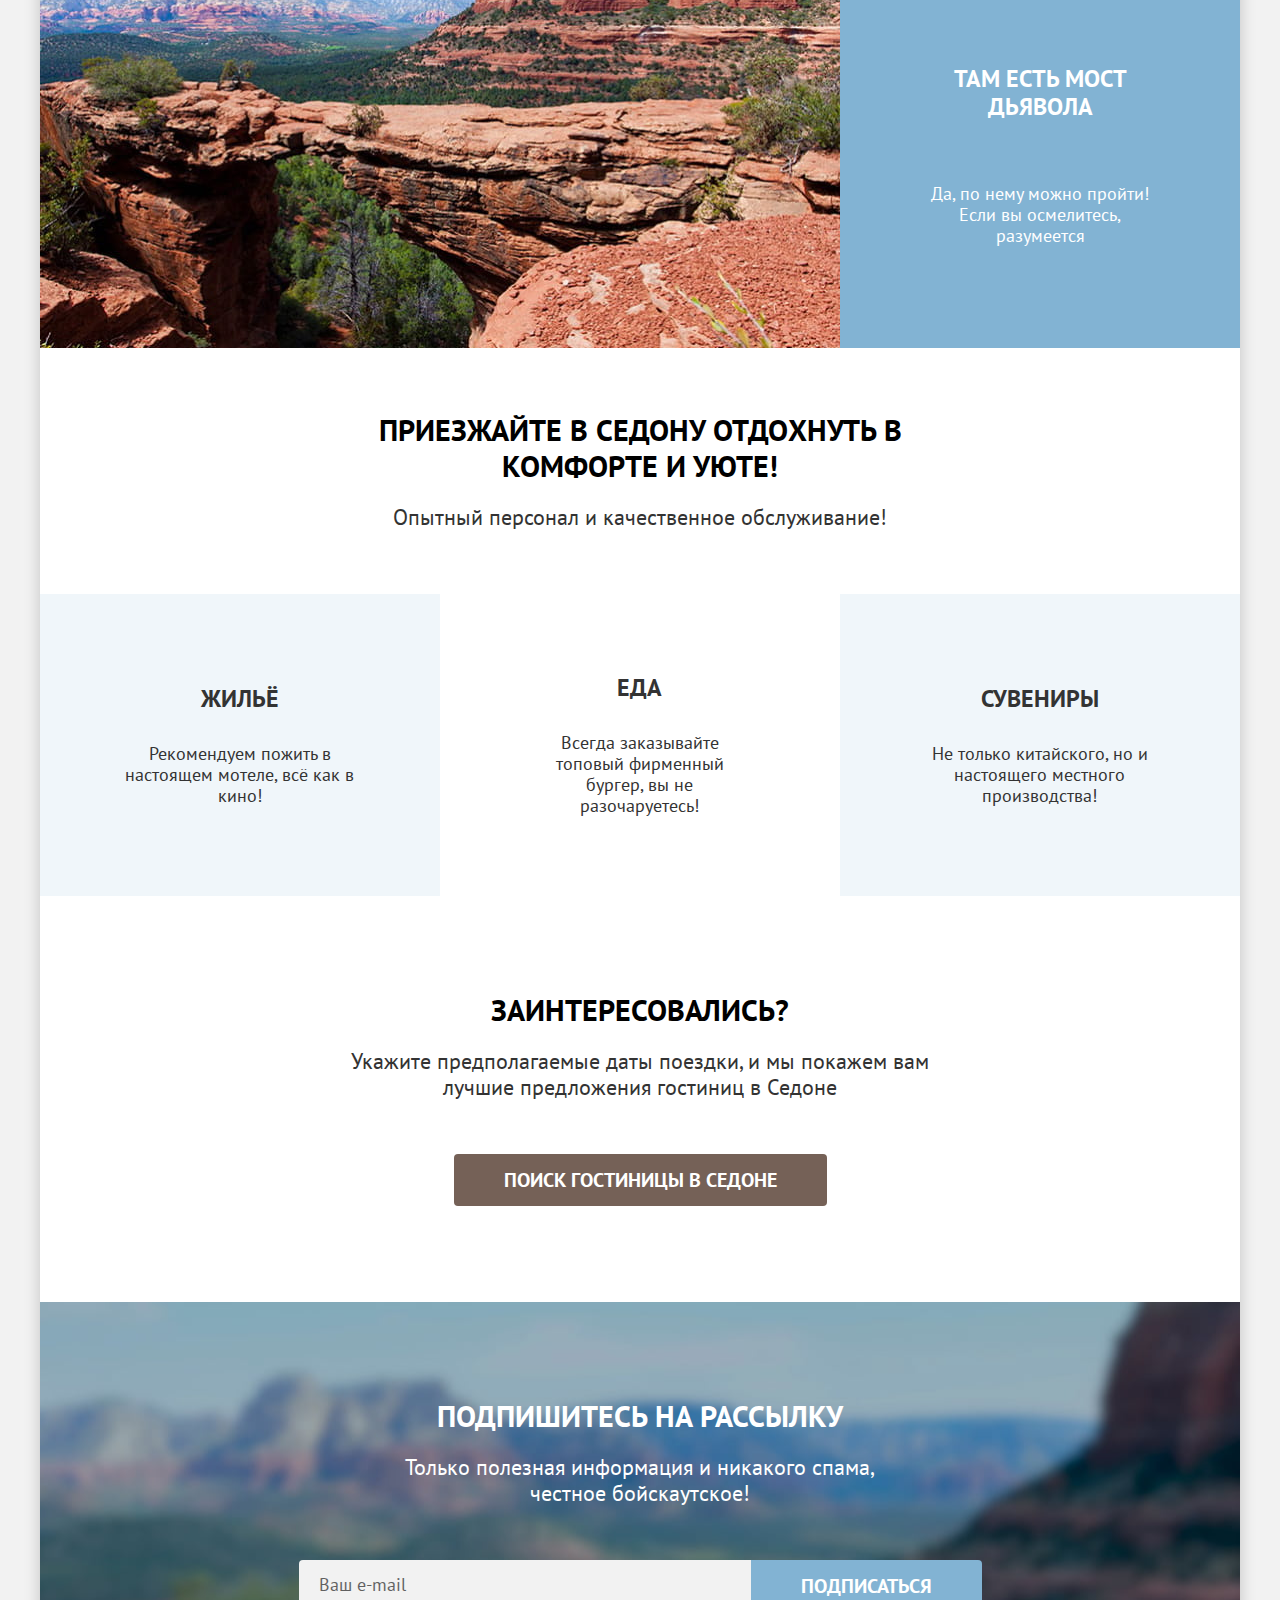
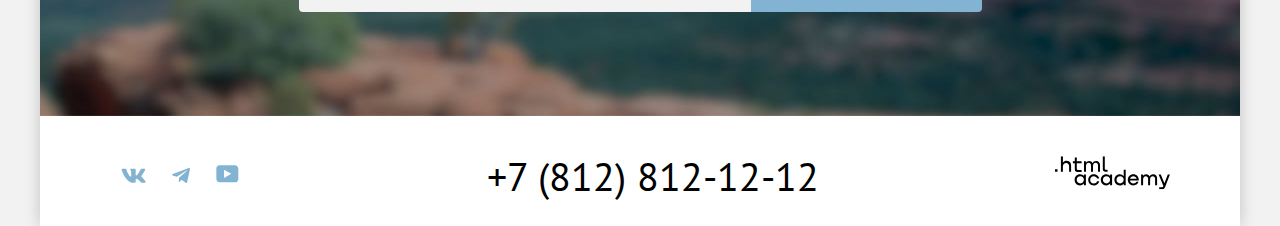
<file: 7/index.html>
<!DOCTYPE html>
<html lang="ru">
  <head>
    <meta charset="utf-8">
    <title>HTML Academy: Седона</title>
    <link rel="stylesheet" href="css/style.css">
    <base href="https://htmlacademy-htmlcss.github.io/1968423-sedona-37/7/">
</head>
  <body>

    <!--Шапка страницы-->

    <div class="wrapper">
      <header class="page-header">
        <nav class="header-navigation">
          <a class="logo" href="#">
            <img src="img/logo.svg" alt="Логотип сайта Седона">
          </a>

          <ul class="navigation-list">
            <li class="navigation-item">
              <a class="navigation-link" href="#">
                Главная
              </a>
            </li>
            <li class="navigation-item">
              <a class="navigation-link" href="#">
                О седоне
              </a>
            </li>
            <li class="navigation-item">
              <a class="navigation-link" href="catalog.html">
                Гостиницы
              </a>
            </li>
          </ul>
        </nav>

        <ul class="user-list">
          <li class="user-item">
            <a class="user-search" href="catalog.html">
              <span class="visually-hidden">
                Поиск
              </span>
            </a>
          </li>
          <li class="user-item">
            <a class="user-favorites" href="#">
              <span class="visually-hidden">
                Избранное
              </span>
            </a>
          </li>
          <li class="user-item">
            <a class="user-basket" href="#">
              Хочу сюда!
            </a>
          </li>
        </ul>

      </header>

      <!--Основное содержимое страницы-->

      <main class="page-main">
        <h1 class="visually-hidden">
          Седона - туристический городок в Аризоне!
        </h1>
        <section class="hero">
          <div class="hero-box">
            <img src="img/welcome.svg" alt="welcome" width="458" height="352">
          </div>
          <div class="hero-content">
            <h2 class="title hero-content-title">Седона — небольшой городок в Аризоне, заслуживающий большего!
            </h2>
            <p class="page-text hero-content-text">
              Рассмотрим причины, по которым Седона круче, чем Гранд-Каньон!
            </p>
          </div>
        </section>

        <section class="advantages">
          <h2 class="visually-hidden">
            Преимущества Седоны
          </h2>
          <ul class="list-advantages">

            <li class="item-advantages">
              <div class="box-city">
                <div class="box-city-content box-blue">
                  <h3 class="box-subtitle">
                    Настоящий городок
                  </h3>
                  <p class="box-text">
                    Седона — не аттракцион для туристов, там течёт своя жизнь
                  </p>
                </div>
                <img class="box-city-img" src="img/photo/city.jpg" alt="Городок Седона" width="800" height="385">
              </div>
            </li>

            <li class="item-advantages item-advantages-indent box-color-1">
              <div class="advantages-box-indent">
                <h3 class="box-subtitle">
                  Небольшая площадь
                </h3>
                <p class="box-text advantages-text-indent">
                  Все достопримечательности находятся очень близко
                </p>
              </div>
            </li>

            <li class="item-advantages item-advantages-indent box-color-2">
              <div class="advantages-box-indent">
                <h3 class="box-subtitle">
                  Красивая дорога
                </h3>
                <p class="box-text advantages-text-indent">
                  Ехать в Седону из Лас-Вегаса совсем не скучно!
                </p>
              </div>
            </li>

            <li class="item-advantages item-advantages-indent box-color-1">
              <div class="advantages-box-indent">
                <h3 class="box-subtitle">
                  Мало туристов
                </h3>
                <p class="box-text advantages-text-indent">
                  Большинство едет в Гранд Каньон и толпится там
                </p>
              </div>
            </li>

            <li class="item-advantages">
              <div class="box-devil">
                <div class="box-city-content box-blue">
                  <h3 class="box-subtitle">
                    Там есть мост дьявола
                  </h3>
                  <p class="box-text">
                    Да, по нему можно пройти! Если вы осмелитесь, разумеется
                  </p>
                </div>
                <img class="box-city-img" src="img/photo/canyon.jpg" alt="Мост дьявола" width="800" height="385">
              </div>
            </li>
          </ul>
        </section>

        <section class="local">
          <div class="come">
            <h2 class="title come-title">
              Приезжайте в Седону отдохнуть в комфорте и уюте!
            </h2>
            <p class="page-text come-text">
              Опытный персонал и качественное обслуживание!
            </p>
          </div>
          <ul class="local-list">
            <li class="local-item local-item-indent box-color-1">
              <div class="box-local">
                <h3 class="local-subtitle">
                  Жильё
                </h3>
                <p class="local-text">
                  Рекомендуем пожить в настоящем мотеле, всё как в кино!
                </p>
              </div>
            </li>
            <li class="local-item local-item-indent">
              <div class="box-local">
                <h3 class="local-subtitle">
                  Еда
                </h3>
                <p class="local-text">
                  Всегда заказывайте топовый фирменный бургер, вы не разочаруетесь!
                </p>
              </div>
            </li>
            <li class="local-item local-item-indent box-color-1">
              <div class="box-local">
                <h3 class="local-subtitle">
                  Сувениры
                </h3>
                <p class="local-text">
                  Не только китайского, но и настоящего местного производства!
                </p>
              </div>
            </li>
          </ul>
        </section>

        <section class="hotel-search">
          <h2 class="title search-title">
            Заинтересовались?
          </h2>
          <p class="page-text search-text">
            Укажите предполагаемые даты поездки, и мы покажем вам лучшие предложения гостиниц в Седоне
          </p>
          <a class="button search-button" href="#">
            ПОИСК ГОСТИНИЦЫ В седоне
          </a>
        </section>

        <section class="subscribe">
          <h2 class="subscribe-title">
            Подпишитесь на рассылку
          </h2>
          <p class="subscribe-text">
            Только полезная информация и никакого спама, честное бойскаутское!
          </p>
          <form class="subscribe-form" action="https://echo.htmlacademy.ru/" method="post">
            <label class="visually-hidden" for="subscribe-email">Email</label>
            <input class="subscribe-field" type="email" id="subscribe-email" placeholder="Ваш e-mail" required>
            <button class="button subscribe-button" type="submit">Подписаться</button>
          </form>
        </section>

      </main>

      <footer class="page-footer">
        <h2 class="visually-hidden">
          Контакты
        </h2>

        <ul class="social-list">
          <li class="social-item">
            <a class="social-link" href="https://vk.com/htmlacademy">
              <img src="img/icon/vk.svg" alt="вконтакте">
              <span class="visually-hidden">
                ВКонтакте
              </span>
            </a>
          </li>

          <li class="social-item">
            <a class="social-link" href="https://t.me/htmlacademy">
              <img src="img/icon/telegram.svg" alt="телеграмм">
              <span class="visually-hidden">
                Телеграмм
              </span>
            </a>
          </li>

          <li class="social-item">
            <a class="social-link" href="https://www.youtube.com/user/htmlacademyru">
              <img src="img/icon/youtube.svg" alt="ютуб">
              <span class="visually-hidden">
                You tube
              </span>
            </a>
          </li>
        </ul>

        <a class="phone-link" href="tel:+78128121212">
          +7 (812) 812-12-12
        </a>

        <p class="copyright-content">
          <a class="copyright-link" href="https://htmlacademy.ru" target="_blank">
            <img src="img/logo_htmlacademy.svg" alt="ссылка на сайт">
          </a>
        </p>

      </footer>
    </div>
  </body>
</html>
</file>
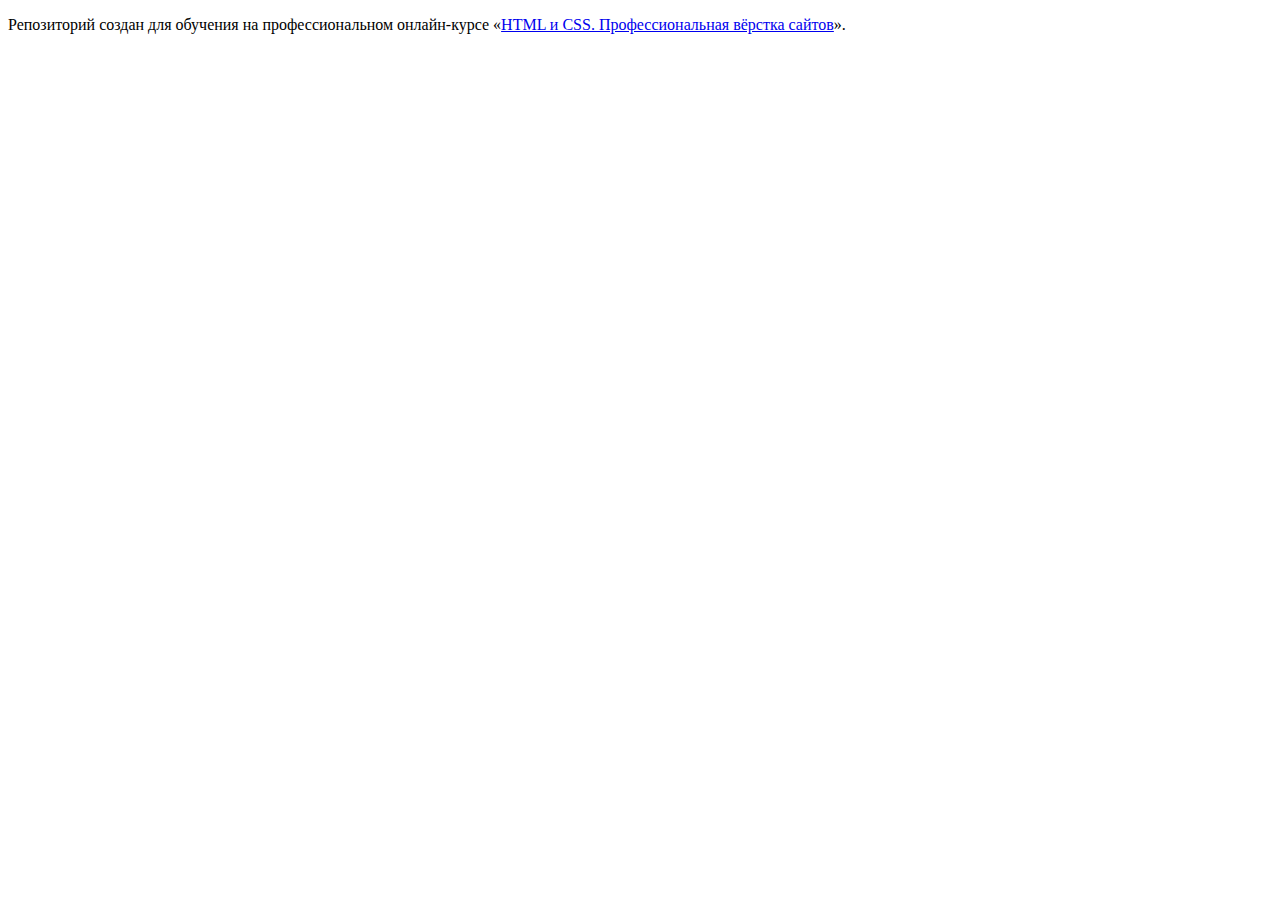
<file: master/index.html>
<!DOCTYPE html>
<html lang="ru">
  <head>
    <meta charset="utf-8">
    <title>HTML Academy: Седона</title>
    <base href="https://htmlacademy-htmlcss.github.io/1968423-sedona-37/master/">
</head>
  <body>

    <p>Репозиторий создан для обучения на профессиональном онлайн‑курсе «<a href="https://htmlacademy.ru/intensive/htmlcss">HTML и CSS. Профессиональная вёрстка сайтов</a>».</p>

  </body>
</html>
</file>
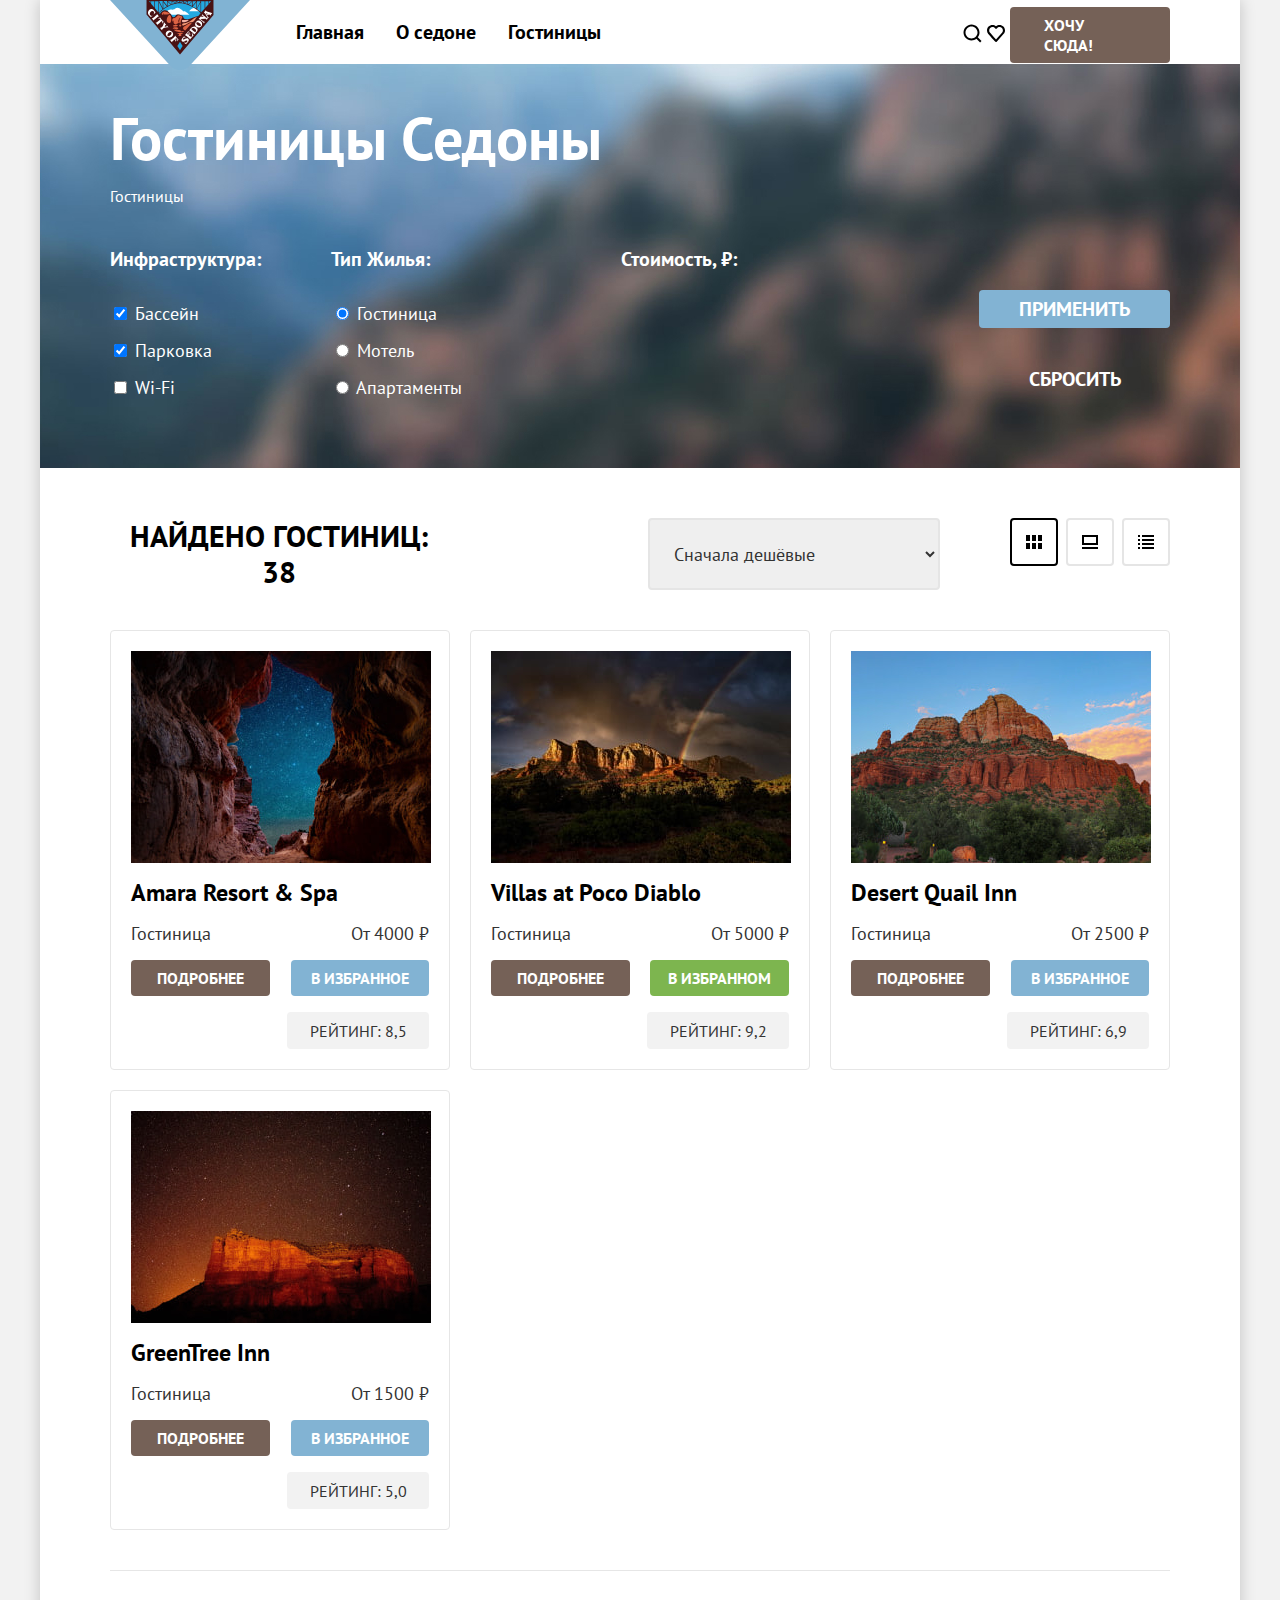
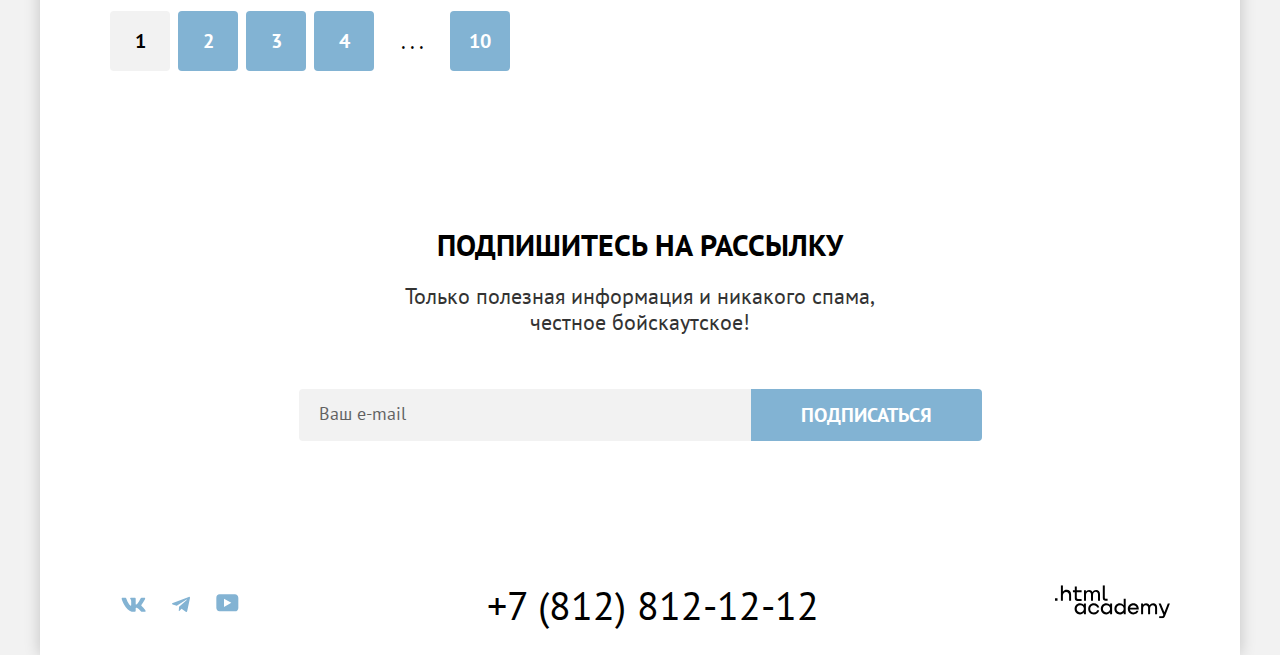
<file: catalog.html>
<!DOCTYPE html>
<html lang="ru">
  <head>
    <meta charset="utf-8">
    <title>Каталог</title>
    <link rel="stylesheet" href="css/style.css">
  </head>
  <body>

    <div class="wrapper">
      <!--Шапка страницы-->
      <header class="page-header">
        <nav class="header-navigation">
          <a class="logo" href="index.html">
            <img src="img/logo.svg" alt="Логотип сайта Седона">
          </a>

          <ul class="navigation-list">
            <li class="navigation-item">
              <a class="navigation-link" href="#">
                Главная
              </a>
            </li>
            <li class="navigation-item">
              <a class="navigation-link" href="#">
                О седоне
              </a>
            </li>
            <li class="navigation-item">
              <a class="navigation-link" href="catalog.html">
                Гостиницы
              </a>
            </li>
          </ul>
        </nav>

        <ul class="user-list">
          <li class="user-item">
            <a class="user-search" href="catalog.html">
              <span class="visually-hidden">
                Поиск
              </span>
            </a>
          </li>
          <li class="user-item">
            <a class="user-favorites" href="#">
              <span class="visually-hidden">
                Избранное
              </span>
            </a>
          </li>
          <li class="user-item">
            <a class="user-basket" href="#">
              Хочу сюда!
            </a>
          </li>
        </ul>

      </header>


      <!--Основное содержимое страницы-->
      <main class="main-inner">
        <section class="options-filter">

        <div class="options-header">
          <h1 class="options-title">
            Гостиницы Седоны
          </h1>
          <ul class="breadcrumbs">
            <li class="breadcrumbs-item">
              <a class="breadcrumbs-link" href="index.html">
                <span class="visually-hidden">
                  Главная
                </span>
              </a>
            </li>
            <li class="breadcrumbs-item">
              <a class="breadcrumbs-link" href="index.html">
                <span>
                  Гостиницы
                </span>
              </a>
            </li>
          </ul>
        </div>

          <div class="control-filter">
            <form class="filter-form" action="https://echo.htmlacademy.ru" method="get">

              <fieldset class="control-filter-infrastructure">
                <legend class="control-filter-title">
                  Инфраструктура:
                </legend>
                  <ul class="filter-list">
                    <li class="filter-item">
                      <label class="control">
                        <input class="control-input" type="checkbox" name="pool" checked>
                        Бассейн
                      </label>
                    </li>
                    <li class="filter-item">
                      <label class="control">
                        <input class="control-input" type="checkbox" name="parking" checked>
                        Парковка
                      </label>
                    </li>
                    <li class="filter-item">
                      <label class="control">
                        <input class="control-input" type="checkbox" name="wifi">
                        Wi-Fi
                      </label>
                    </li>
                  </ul>
              </fieldset>

              <fieldset class="control-filter-type">
                <legend class="control-filter-title">
                  Тип жилья:
                </legend>
                <ul class="filter-list">
                  <li class="filter-item">
                    <label class="control">
                      <input class="control-input" type="radio" name="housing-type" value="hotel" checked>
                      Гостиница
                    </label>
                  </li>
                  <li class="filter-item">
                    <label class="control">
                      <input class="control-input" type="radio" name="housing-type" value="motel">
                      Мотель
                    </label>
                  </li>
                  <li class="filter-item">
                    <label class="control">
                      <input class="control-input" type="radio" name="housing-type" value="apartments">
                      Апартаменты
                    </label>
                  </li>
                </ul>
              </fieldset>

              <fieldset class="control-filter-price">
                <legend class="control-filter-title">
                  Стоимость, ₽:
                </legend>
              </fieldset>

              <div class="control-buttons">
                <button class="button button-blue" type="submit">Применить</button>
                <button class="button button-none" type="reset">Сбросить</button>
              </div>

            </form>
          </div>
        </section>


          <section class="catalog-hotel">

            <div class="catalog-container">
              <div class="sorting">
                <h2 class="title sorting-title">
                  Найдено гостиниц: 38
                </h2>

                <select class="sorting-select" aria-label="Сортировка">
                  <option class="sorting-value" value="cheap">Сначала дешёвые</option>
                  <option class="sorting-value" value="expensive">Сначала дорогие</option>
                  <option class="sorting-value" value="popular">Самые популярные</option>
                </select>

                <ul class="visual-list">
                  <li class="visual-item visual-item-active">
                    <a class="visual-link" href="#">
                      <span class="visually-hidden">
                        Показать карточки
                      </span>
                      <img src="img/icon/cards.svg" alt="Показать карточки">
                    </a>
                  </li>
                  <li class="visual-item">
                    <a class="visual-link" href="#">
                      <span class="visually-hidden">
                        Показать слайдшоу
                      </span>
                      <img src="img/icon/slide.svg" alt="Показать слайдшоу">
                    </a>
                  </li>
                  <li class="visual-item">
                    <a class="visual-link" href="#">
                      <span class="visually-hidden">
                        Показать список
                      </span>
                      <img src="img/icon/list.svg" alt="Показать список">
                    </a>
                  </li>
                </ul>
              </div>

              <ul class="hotel-card-list">
                <li class="hotel-card-item">
                  <div class="card-img">
                    <a class="card-link-img" href="#">
                      <img src="img/photo/amara.jpg" alt="Amara Resort & Spa" width="300" height="212">
                    </a>
                      <h3 class="card-title">
                        <a class="card-link" href="#">
                          Amara Resort & Spa
                        </a>
                      </h3>
                  </div>
                  <div class="card-content">
                    <div class="card-content-box">
                      <p class="card-content-text">
                        Гостиница
                      </p>
                      <p class="card-content-text">
                        От 4000 ₽
                      </p>
                    </div>
                    <div class="card-button-box">
                      <a class="card-content-link" href="#">
                        подробнее
                      </a>
                      <a class="card-content-link link-blue" href="#">
                        в избранное
                      </a>
                    </div>
                    <div class="card-rating-box">
                      <p class="stars star-4">
                        <span class="visually-hidden">4 звезды</span>
                      </p>
                      <p class="card-content-rating" aria-label="Рейтинг: 8,5">
                        Рейтинг: 8,5
                      </p>
                    </div>
                  </div>
                </li>

                <li class="hotel-card-item">
                  <div class="card-img">
                    <a class="card-link-img" href="#">
                      <img src="img/photo/villas.jpg" alt="Villas at Poco Diablo" width="300" height="212">
                    </a>
                      <h3 class="card-title">
                        <a class="card-link"  href="#">
                        Villas at Poco Diablo
                        </a>
                      </h3>
                  </div>
                  <div class="card-content">
                    <div class="card-content-box">
                      <p class="card-content-text">
                        Гостиница
                      </p>
                      <p class="card-content-text">
                        От 5000 ₽
                      </p>
                    </div>
                    <div class="card-button-box">
                      <a class="card-content-link" href="#">
                        подробнее
                      </a>
                      <a class="card-content-link link-green" href="#">
                        в избранном
                      </a>
                    </div>
                    <div class="card-rating-box">
                      <p class="stars star-4">
                        <span class="visually-hidden">4 звезды</span>
                      </p>
                      <p class="card-content-rating" aria-label="Рейтинг: 9,2">
                        Рейтинг: 9,2
                      </p>
                    </div>
                  </div>
                </li>

                <li class="hotel-card-item">
                  <div class="card-img">
                    <a class="card-link-img" href="#">
                      <img src="img/photo/desert.jpg" alt="Desert Quail Inn" width="300" height="212">
                    </a>
                      <h3 class="card-title">
                        <a class="card-link" href="#">
                          Desert Quail Inn
                        </a>
                      </h3>
                  </div>
                  <div class="card-content">
                    <div class="card-content-box">
                      <p class="card-content-text">
                        Гостиница
                      </p>
                      <p class="card-content-text">
                        От 2500 ₽
                      </p>
                    </div>
                    <div class="card-button-box">
                      <a class="card-content-link" href="#">
                        подробнее
                      </a>
                      <a class="card-content-link link-blue" href="#">
                        в избранное
                      </a>
                    </div>
                    <div class="card-rating-box">
                      <p class="stars star-3">
                        <span class="visually-hidden">3 звезды</span>
                      </p>
                      <p class="card-content-rating" aria-label="Рейтинг: 6,9">
                        Рейтинг: 6,9
                      </p>
                    </div>
                  </div>
                </li>

                <li class="hotel-card-item">
                  <div class="card-img">
                    <a class="card-link-img" href="#">
                      <img src="img/photo/greentree.jpg" alt="GreenTree Inn" width="300" height="212">
                    </a>
                      <h3 class="card-title">
                        <a class="card-link" href="#">
                          GreenTree Inn
                        </a>
                      </h3>
                  </div>
                  <div class="card-content">
                    <div class="card-content-box">
                      <p class="card-content-text">
                        Гостиница
                      </p>
                      <p class="card-content-text">
                        От 1500 ₽
                      </p>
                    </div>
                    <div class="card-button-box">
                      <a class="card-content-link" href="#">
                        подробнее
                      </a>
                      <a class="card-content-link link-blue" href="#">
                        в избранное
                      </a>
                    </div>
                    <div class="card-rating-box">
                      <p class="stars star-2">
                        <span class="visually-hidden">2 звезды</span>
                      </p>
                      <p class="card-content-rating" aria-label="Рейтинг: 5,0">
                        Рейтинг: 5,0
                      </p>
                    </div>
                  </div>
                </li>
              </ul>

              <ul class="pagination">
                <li class="pagination-item">
                  <a class="pagination-link pagination-current">1</a>
                </li>
                <li class="pagination-item">
                  <a class="pagination-link" href="#">2</a>
                </li>
                <li class="pagination-item">
                  <a class="pagination-link" href="#">3</a>
                </li>
                <li class="pagination-item">
                  <a class="pagination-link" href="#">4</a>
                </li>
                <li class="pagination-item">
                  <a class="pagination-link pagination-none" href="#">. . .</a>
                </li>
                <li class="pagination-item">
                  <a class="pagination-link" href="#">10</a>
                </li>
              </ul>
            </div>

          </section>


        <section class="subscribe subscribe-white">
          <h2 class="subscribe-title subscribe-title-color">
            Подпишитесь на рассылку
          </h2>
          <p class="subscribe-text subscribe-text-color">
            Только полезная информация и никакого спама, честное бойскаутское!
          </p>
          <form class="subscribe-form" action="https://echo.htmlacademy.ru/" method="post">
            <label class="visually-hidden" for="subscribe-email">Email</label>
            <input class="subscribe-field" type="email" id="subscribe-email" placeholder="Ваш e-mail" required>
            <button class="button subscribe-button" type="submit">Подписаться</button>
          </form>
        </section>
      </main>


      <!--Подвал страницы-->
      <footer class="page-footer">
        <h2 class="visually-hidden">
          Контакты
        </h2>

        <ul class="social-list">
          <li class="social-item">
            <a class="social-link" href="https://vk.com/htmlacademy">
              <img src="img/icon/vk.svg" alt="вконтакте">
              <span class="visually-hidden">
                ВКонтакте
              </span>
            </a>
          </li>

          <li class="social-item">
            <a class="social-link" href="https://t.me/htmlacademy">
              <img src="img/icon/telegram.svg" alt="телеграмм">
              <span class="visually-hidden">
                Телеграмм
              </span>
            </a>
          </li>

          <li class="social-item">
            <a class="social-link" href="https://www.youtube.com/user/htmlacademyru">
              <img src="img/icon/youtube.svg" alt="ютуб">
              <span class="visually-hidden">
                You tube
              </span>
            </a>
          </li>
        </ul>

        <a class="phone-link" href="tel:+78128121212">
          +7 (812) 812-12-12
        </a>

        <p class="copyright-content">
          <a class="copyright-link" href="https://htmlacademy.ru" target="_blank">
            <img src="img/logo_htmlacademy.svg" alt="ссылка на сайт">
          </a>
        </p>


      </footer>
    </div>
  </body>
</html>
</file>
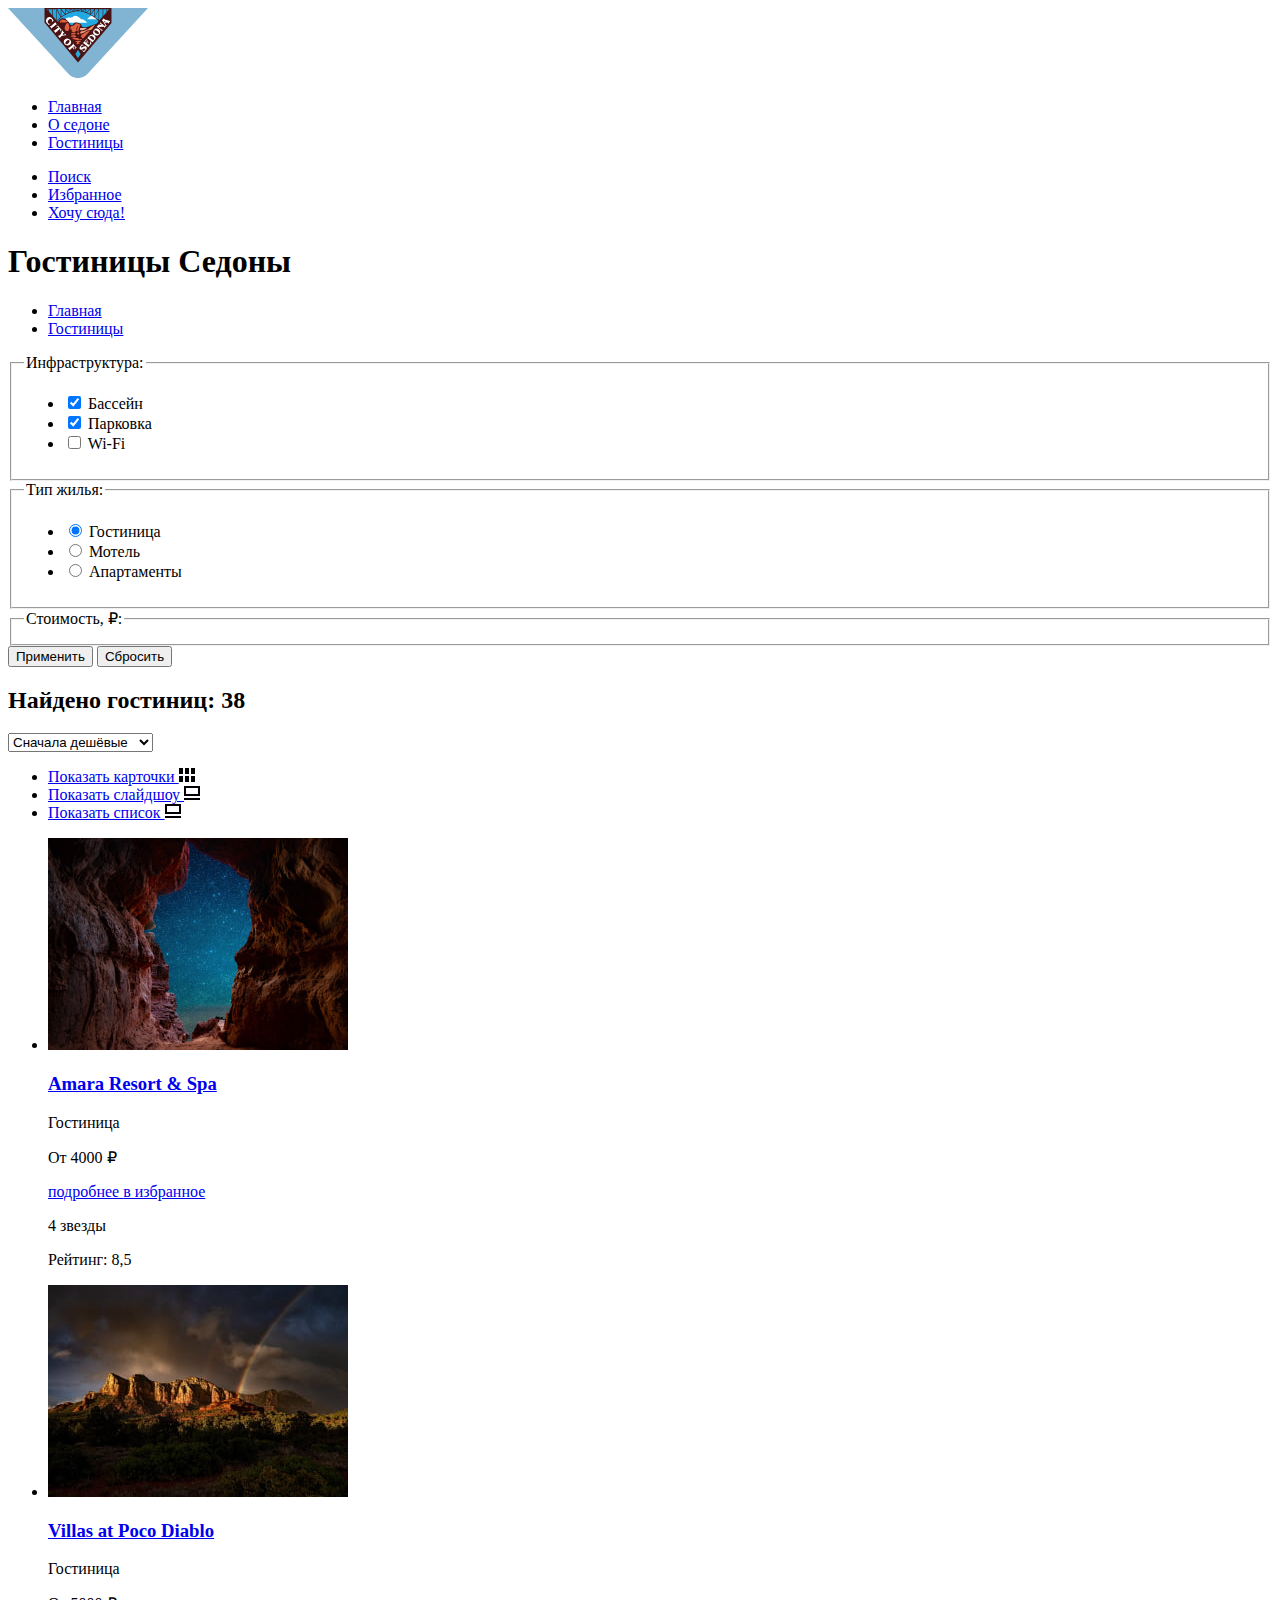
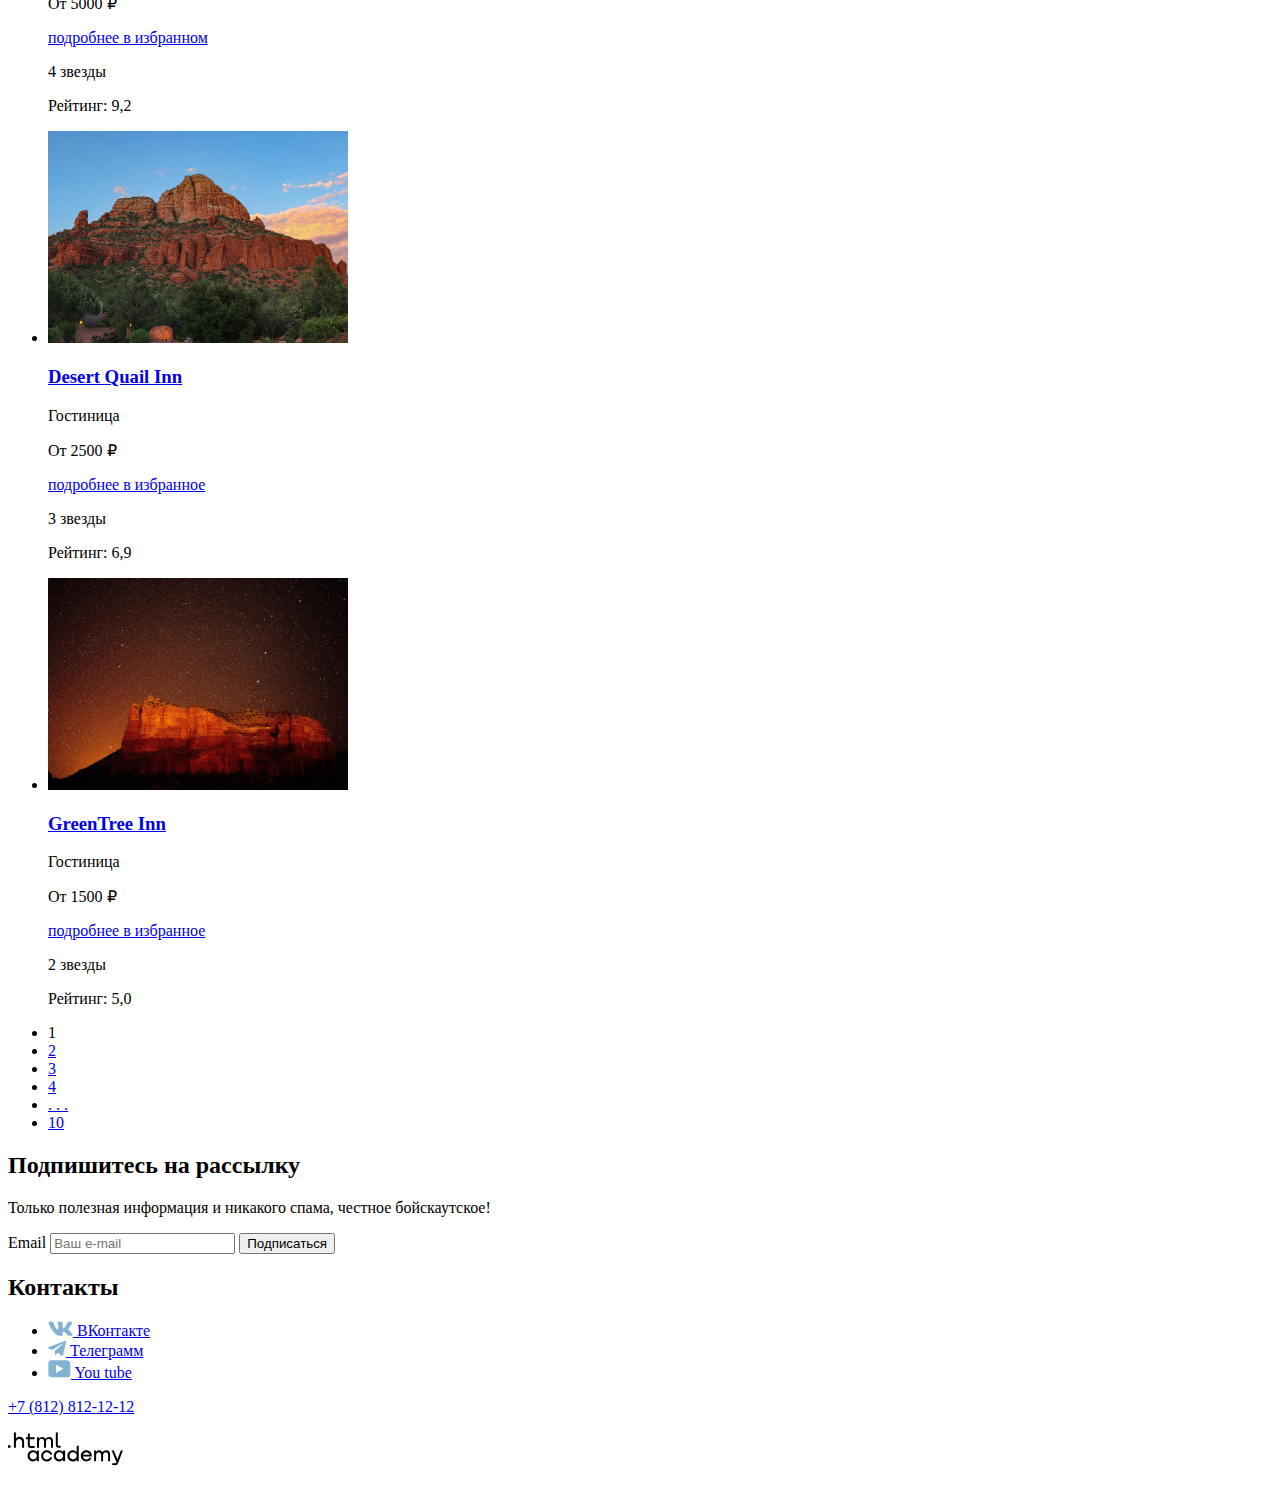
<file: 4/catalog.html>
<!DOCTYPE html>
<html lang="ru">
  <head>
    <meta charset="utf-8">
    <title>Каталог</title>
    <base href="https://htmlacademy-htmlcss.github.io/1968423-sedona-37/4/">
</head>
  <body>

    <!--Шапка страницы-->
    <header class="page-header">
      <nav class="header-navigation">
        <a class="logo" href="index.html">
          <img src="img/logo.svg" alt="Логотип сайта Седона">
        </a>

        <ul class="navigation-list">
          <li class="navigation-item">
            <a class="navigation-link" href="#">
              Главная
            </a>
          </li>
          <li class="navigation-item">
            <a class="navigation-link" href="#">
              О седоне
            </a>
          </li>
          <li class="navigation-item">
            <a class="navigation-link navigation-link-current" href="#">
              Гостиницы
            </a>
          </li>
        </ul>
      </nav>

      <ul class="user-list">
        <li class="user-item">
          <a class="user-search" href="#">
            <span class="visually-hidden">
              Поиск
            </span>
          </a>
        </li>
        <li class="user-item">
          <a class="user-favorites" href="#">
            <span class="visually-hidden">
              Избранное
            </span>
          </a>
        </li>
        <li class="user-item">
          <a class="user-basket" href="#">
            Хочу сюда!
          </a>
        </li>
      </ul>
    </header>


    <!--Основное содержимое страницы-->
    <main class="main-inner">
      <section class="options-filter">
        <h1 class="options-title">
          Гостиницы Седоны
        </h1>
        <ul class="breadcrumbs">
          <li class="breadcrumbs-item">
            <a class="breadcrumbs-link" href="index.html">
              <span class="visually-hidden">
                Главная
              </span>
            </a>
          </li>
          <li class="breadcrumbs-item">
            <a class="breadcrumbs-link" href="index.html">
              <span>
                Гостиницы
              </span>
            </a>
          </li>
        </ul>
        <div class="control-filter">
          <form class="filter-form" action="https://echo.htmlacademy.ru" method="get">

            <fieldset class="control-filter-group">
              <legend class="control-filter-title">
                Инфраструктура:
              </legend>
                <ul class="filter-list">
                  <li class="filter-item">
                    <label class="control">
                      <input class="control-input" type="checkbox" name="pool" checked>
                      Бассейн
                    </label>
                  </li>
                  <li class="filter-item">
                    <label class="control">
                      <input class="control-input" type="checkbox" name="parking" checked>
                      Парковка
                    </label>
                  </li>
                  <li class="filter-item">
                    <label class="control">
                      <input class="control-input" type="checkbox" name="wifi">
                      Wi-Fi
                    </label>
                  </li>
                </ul>
            </fieldset>

            <fieldset class="control-filter-group">
              <legend class="control-filter-title">
                Тип жилья:
              </legend>
              <ul class="filter-list">
                <li class="filter-item">
                  <label class="control">
                    <input class="control-input" type="radio" name="housing-type" value="hotel" checked>
                    Гостиница
                  </label>
                </li>
                <li class="filter-item">
                  <label class="control">
                    <input class="control-input" type="radio" name="housing-type" value="motel">
                    Мотель
                  </label>
                </li>
                <li class="filter-item">
                  <label class="control">
                    <input class="control-input" type="radio" name="housing-type" value="apartments">
                    Апартаменты
                  </label>
                </li>
              </ul>
            </fieldset>

            <fieldset class="control-filter-group">
              <legend class="control-filter-title">
                Стоимость, ₽:
              </legend>
            </fieldset>

            <div class="control-buttons">
              <button class="button" type="submit">Применить</button>
              <button class="button" type="reset">Сбросить</button>
            </div>

          </form>
        </div>
      </section>

      <section class="catalog-hotel">
        <div class="sorting">
          <h2 class="title">
            Найдено гостиниц: 38
          </h2>

          <select class="sorting-select" aria-label="Сортировка">
            <option value="cheap">Сначала дешёвые</option>
            <option value="expensive">Сначала дорогие</option>
            <option value="popular">Самые популярные</option>
          </select>

          <ul class="visual-list">
            <li class="visual-item">
              <a class="visual-link" href="#">
                <span class="visually-hidden">
                  Показать карточки
                </span>
                <img src="img/icon/cards.svg" alt="Показать карточки">
              </a>
            </li>
            <li class="visual-item">
              <a class="visual-link" href="#">
                <span class="visually-hidden">
                  Показать слайдшоу
                </span>
                <img src="img/icon/slide.svg" alt="Показать слайдшоу">
              </a>
            </li>
            <li class="visual-item">
              <a class="visual-link" href="#">
                <span class="visually-hidden">
                  Показать список
                </span>
                <img src="img/icon/list.svg" alt="Показать список">
              </a>
            </li>
          </ul>

        </div>

        <ul class="hotel-card-list">

          <li class="hotel-card-item">
            <div class="card-img">
              <a class="card-link" href="#">
                <img src="img/photo/amara.jpg" alt="Amara Resort & Spa" width="300" height="212">
              </a>
                <h3 class="card-title">
                  <a class="card-link" href="#">
                    Amara Resort & Spa
                  </a>
                </h3>
            </div>
            <div class="card-content">
              <p class="card-content-text">
                Гостиница
              </p>
              <p class="card-content-text">
                От 4000 ₽
              </p>
              <a class="card-content-link" href="#">
                подробнее
              </a>
              <a class="card-content-link" href="#">
                в избранное
              </a>
              <p class="stars star-4">
                <span class="visually-hidden">4 звезды</span>
              </p>
              <p class="card-content-rating" aria-label="Рейтинг: 8,5">
                Рейтинг: 8,5
              </p>
            </div>
          </li>

          <li class="hotel-card-item">
            <div class="card-img">
              <a class="card-link" href="#">
                <img src="img/photo/villas.jpg" alt="Villas at Poco Diablo" width="300" height="212">
              </a>
                <h3 class="card-title">
                  <a class="card-link"  href="#">
                  Villas at Poco Diablo
                  </a>
                </h3>
            </div>
            <div class="card-content">
              <p class="card-content-text">
                Гостиница
              </p>
              <p class="card-content-text">
                От 5000 ₽
              </p>
              <a class="card-content-link" href="#">
                подробнее
              </a>
              <a class="card-content-link" href="#">
                в избранном
              </a>
              <p class="stars star-5">
                <span class="visually-hidden">4 звезды</span>
              </p>
              <p class="card-content-rating" aria-label="Рейтинг: 9,2">
                Рейтинг: 9,2
              </p>
            </div>
          </li>

          <li class="hotel-card-item">
            <div class="card-img">
              <a class="card-link" href="#">
                <img src="img/photo/desert.jpg" alt="Desert Quail Inn" width="300" height="212">
              </a>
                <h3 class="card-title">
                  <a class="card-link" href="#">
                    Desert Quail Inn
                  </a>
                </h3>
            </div>
            <div class="card-content">
              <p class="card-content-text">
                Гостиница
              </p>
              <p class="card-content-text">
                От 2500 ₽
              </p>
              <a class="card-content-link" href="#">
                подробнее
              </a>
              <a class="card-content-link" href="#">
                в избранное
              </a>
              <p class="stars star-3">
                <span class="visually-hidden">3 звезды</span>
              </p>
              <p class="card-content-rating" aria-label="Рейтинг: 6,9">
                Рейтинг: 6,9
              </p>
            </div>
          </li>

          <li class="hotel-card-item">
            <div class="card-img">
              <a class="card-link" href="#">
                <img src="img/photo/greentree.jpg" alt="GreenTree Inn" width="300" height="212">
              </a>
                <h3 class="card-title">
                  <a class="card-link" href="#">
                    GreenTree Inn
                  </a>
                </h3>
            </div>
            <div class="card-content">
              <p class="card-content-text">
                Гостиница
              </p>
              <p class="card-content-text">
                От 1500 ₽
              </p>
              <a class="card-content-link" href="#">
                подробнее
              </a>
              <a class="card-content-link" href="#">
                в избранное
              </a>
              <p class="stars star-2">
                <span class="visually-hidden">2 звезды</span>
              </p>
              <p class="card-content-rating" aria-label="Рейтинг: 5,0">
                Рейтинг: 5,0
              </p>
            </div>
          </li>
        </ul>

        <ul class="pagination">
          <li class="pagination-item">
            <a class="pagination-link pagination-current">1</a>
          </li>
          <li class="pagination-item">
            <a class="pagination-link" href="#">2</a>
          </li>
          <li class="pagination-item">
            <a class="pagination-link" href="#">3</a>
          </li>
          <li class="pagination-item">
            <a class="pagination-link" href="#">4</a>
          </li>
          <li class="pagination-item">
            <a class="pagination-link" href="#">. . .</a>
          </li>
          <li class="pagination-item">
            <a class="pagination-link" href="#">10</a>
          </li>
        </ul>
      </section>

      <section class="subscribe">
        <h2 class="title white">
          Подпишитесь на рассылку
        </h2>
        <p class="page-text white">
          Только полезная информация и никакого спама, честное бойскаутское!
        </p>
        <form class="subscribe-form" action="https://echo.htmlacademy.ru/" method="post">
          <label class="visually-hidden" for="subscribe-email">Email</label>
          <input class="subscribe-field" type="email" id="subscribe-email" placeholder="Ваш e-mail" required>
          <button class="subscribe-button" type="submit">Подписаться</button>
        </form>
      </section>
    </main>


    <!--Подвал страницы-->
    <footer class="page-footer">
      <h2 class="visually-hidden">
        Контакты
      </h2>

      <ul class="social-list">
        <li class="social-item">
          <a class="social-link" href="https://vk.com/htmlacademy">
            <img src="img/icon/vk.svg" alt="вконтакте">
            <span class="visually-hidden">
              ВКонтакте
            </span>
          </a>
        </li>

        <li class="social-item">
          <a class="social-link" href="https://t.me/htmlacademy">
            <img src="img/icon/telegram.svg" alt="телеграмм">
            <span class="visually-hidden">
              Телеграмм
            </span>
          </a>
        </li>

        <li class="social-item">
          <a class="social-link" href="https://www.youtube.com/user/htmlacademyru">
            <img src="img/icon/youtube.svg" alt="ютуб">
            <span class="visually-hidden">
              You tube
            </span>
          </a>
        </li>
      </ul>

      <a class="phone-link" href="tel:+78128121212">
        +7 (812) 812-12-12
      </a>

      <p class="copyright-content">
        <a class="copyright-link" href="https://htmlacademy.ru" target="_blank">
          <img src="img/logo_htmlacademy.svg" alt="ссылка на сайт">
        </a>
      </p>


    </footer>
  </body>
</html>
</file>
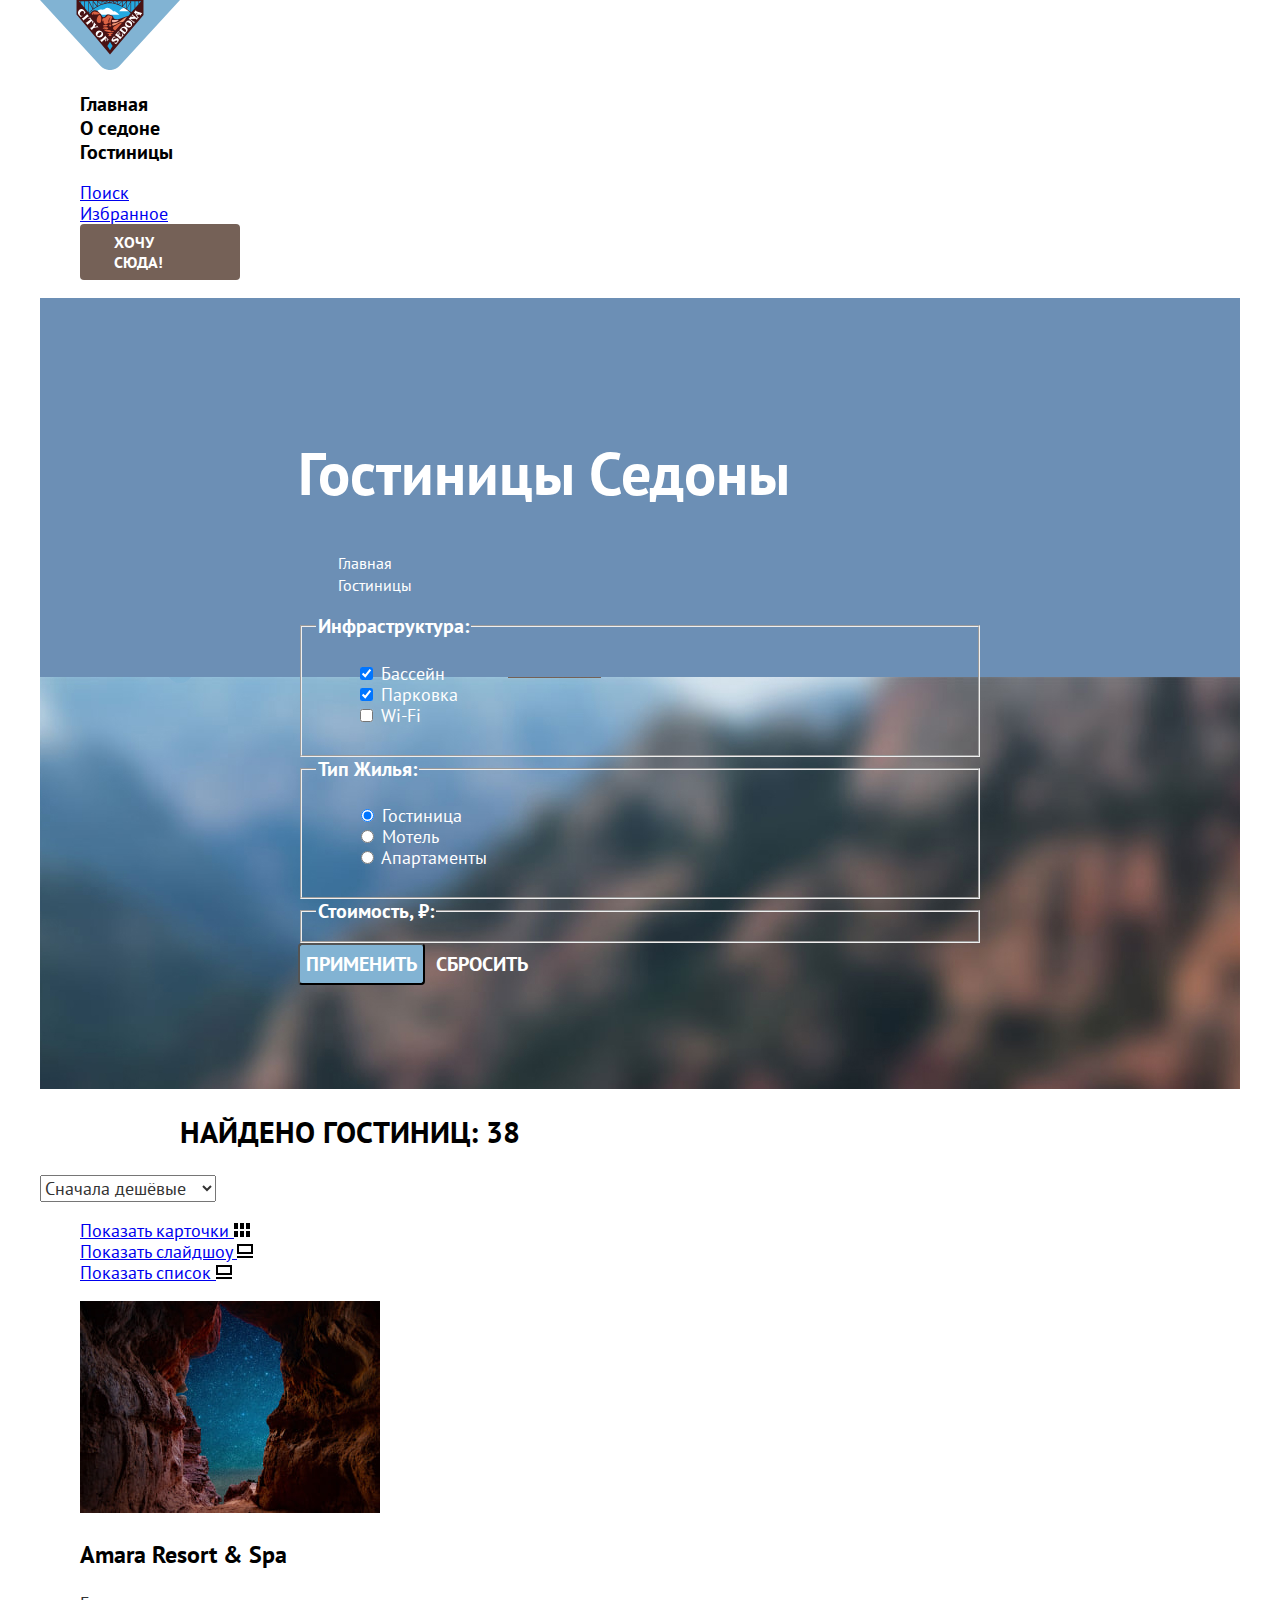
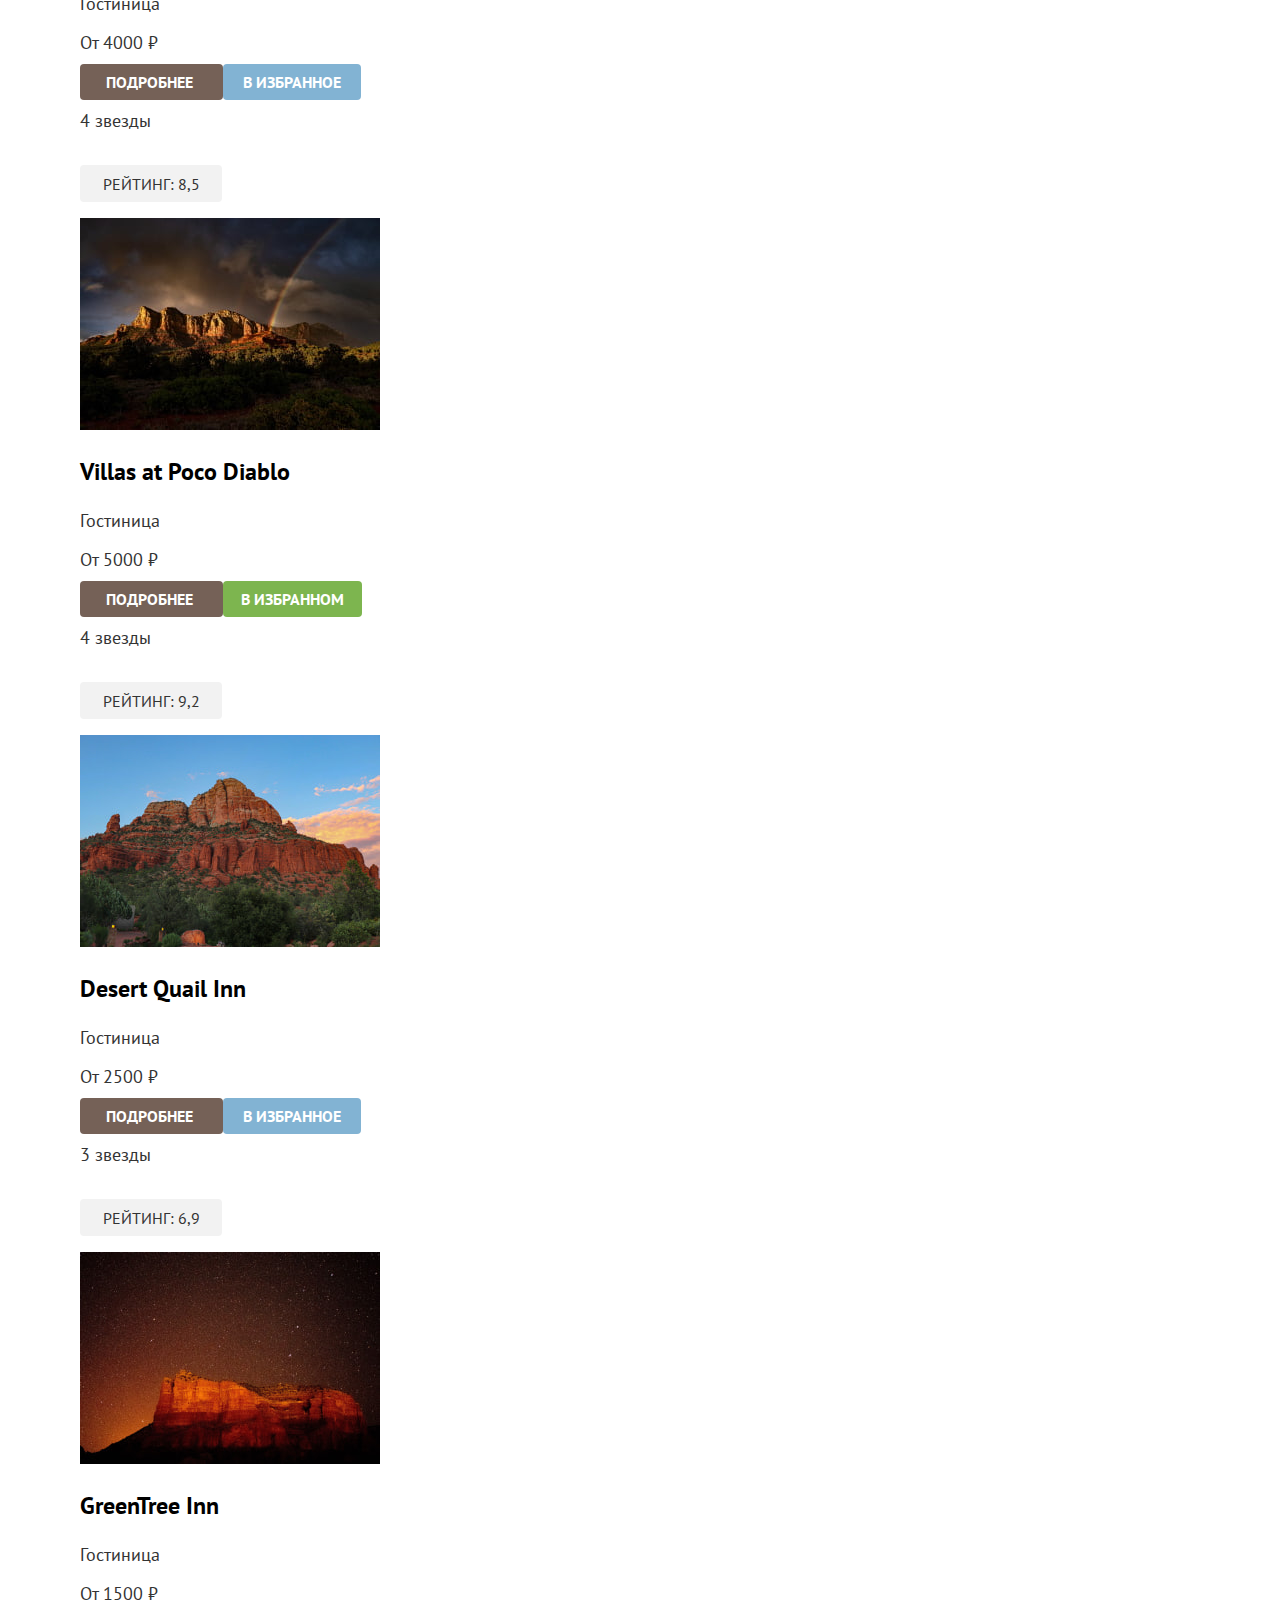
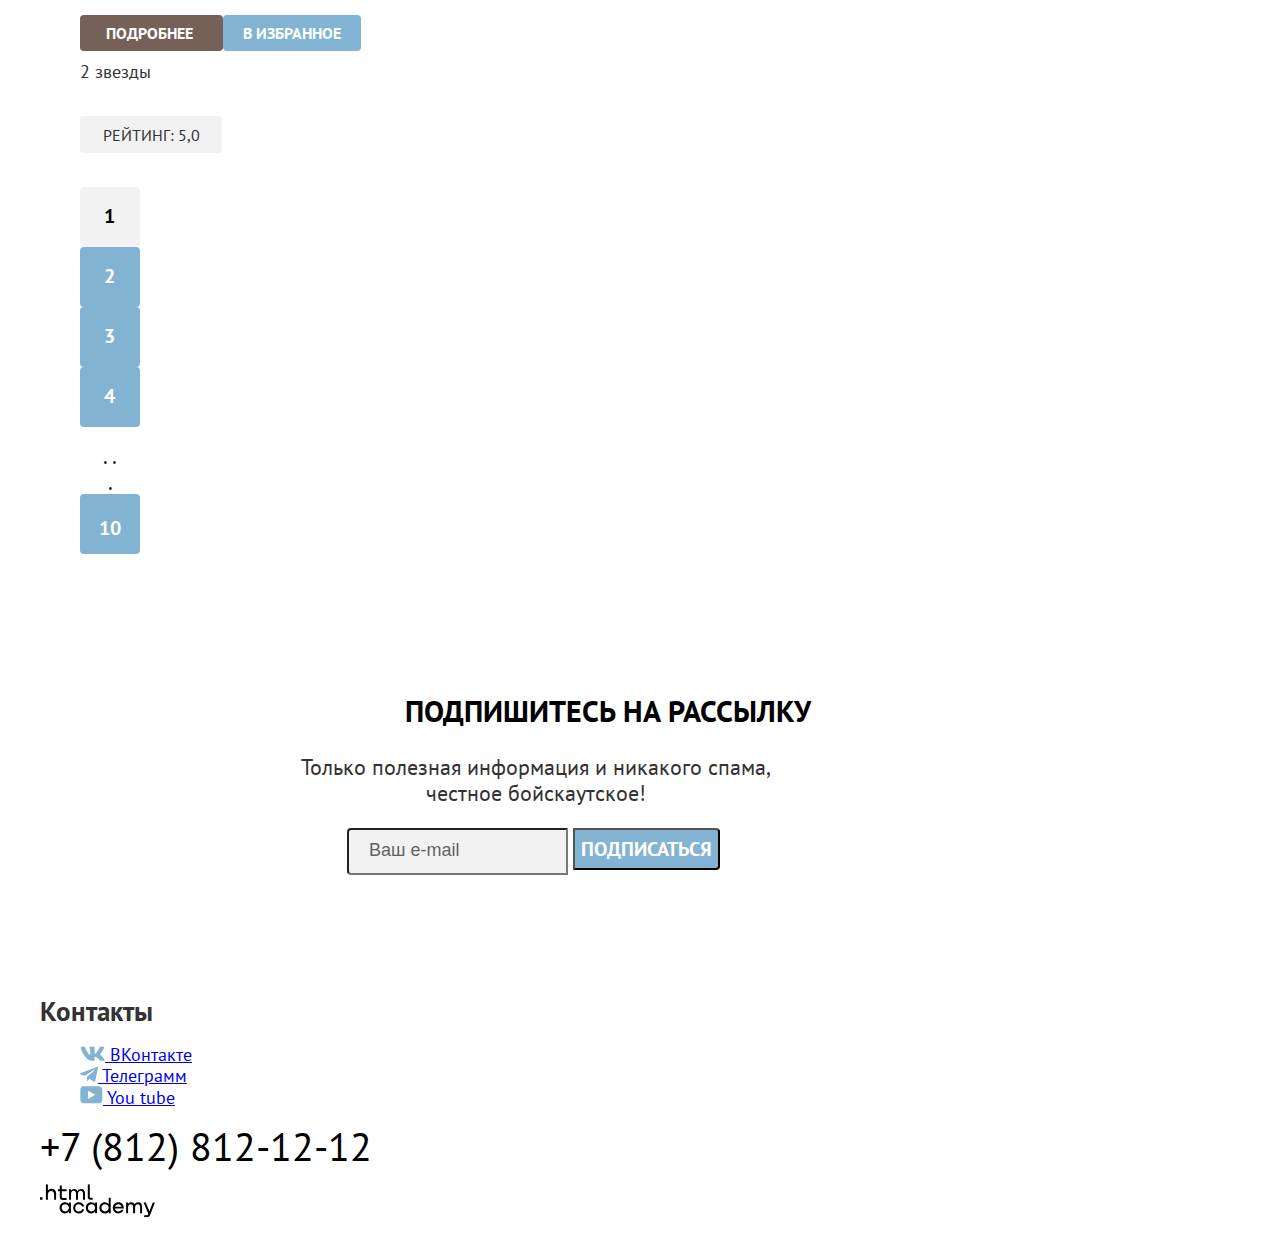
<file: 5/catalog.html>
<!DOCTYPE html>
<html lang="ru">
  <head>
    <meta charset="utf-8">
    <title>Каталог</title>
    <link rel="stylesheet" href="css/style.css">
    <base href="https://htmlacademy-htmlcss.github.io/1968423-sedona-37/5/">
</head>
  <body>

    <!--Шапка страницы-->
    <header class="page-header">
      <nav class="header-navigation">
        <a class="logo" href="index.html">
          <img src="img/logo.svg" alt="Логотип сайта Седона">
        </a>

        <ul class="navigation-list">
          <li class="navigation-item">
            <a class="navigation-link" href="#">
              Главная
            </a>
          </li>
          <li class="navigation-item">
            <a class="navigation-link" href="#">
              О седоне
            </a>
          </li>
          <li class="navigation-item">
            <a class="navigation-link" href="catalog.html">
              Гостиницы
            </a>
          </li>
        </ul>
      </nav>

      <ul class="user-list">
        <li class="user-item">
          <a class="user-search" href="catalog.html">
            <span class="visually-hidden">
              Поиск
            </span>
          </a>
        </li>
        <li class="user-item">
          <a class="user-favorites" href="#">
            <span class="visually-hidden">
              Избранное
            </span>
          </a>
        </li>
        <li class="user-item">
          <a class="user-basket" href="#">
            Хочу сюда!
          </a>
        </li>
      </ul>

    </header>


    <!--Основное содержимое страницы-->
    <main class="main-inner">
      <section class="options-filter">

      <div class="options-header">
        <h1 class="options-title">
          Гостиницы Седоны
        </h1>
        <ul class="breadcrumbs">
          <li class="breadcrumbs-item">
            <a class="breadcrumbs-link" href="index.html">
              <span class="visually-hidden">
                Главная
              </span>
            </a>
          </li>
          <li class="breadcrumbs-item">
            <a class="breadcrumbs-link" href="index.html">
              <span>
                Гостиницы
              </span>
            </a>
          </li>
        </ul>
      </div>

        <div class="control-filter">
          <form class="filter-form" action="https://echo.htmlacademy.ru" method="get">

            <fieldset class="control-filter-group">
              <legend class="control-filter-title">
                Инфраструктура:
              </legend>
                <ul class="filter-list">
                  <li class="filter-item">
                    <label class="control">
                      <input class="control-input" type="checkbox" name="pool" checked>
                      Бассейн
                    </label>
                  </li>
                  <li class="filter-item">
                    <label class="control">
                      <input class="control-input" type="checkbox" name="parking" checked>
                      Парковка
                    </label>
                  </li>
                  <li class="filter-item">
                    <label class="control">
                      <input class="control-input" type="checkbox" name="wifi">
                      Wi-Fi
                    </label>
                  </li>
                </ul>
            </fieldset>

            <fieldset class="control-filter-group">
              <legend class="control-filter-title">
                Тип жилья:
              </legend>
              <ul class="filter-list">
                <li class="filter-item">
                  <label class="control">
                    <input class="control-input" type="radio" name="housing-type" value="hotel" checked>
                    Гостиница
                  </label>
                </li>
                <li class="filter-item">
                  <label class="control">
                    <input class="control-input" type="radio" name="housing-type" value="motel">
                    Мотель
                  </label>
                </li>
                <li class="filter-item">
                  <label class="control">
                    <input class="control-input" type="radio" name="housing-type" value="apartments">
                    Апартаменты
                  </label>
                </li>
              </ul>
            </fieldset>

            <fieldset class="control-filter-group">
              <legend class="control-filter-title">
                Стоимость, ₽:
              </legend>
            </fieldset>

            <div class="control-buttons">
              <button class="button button-blue" type="submit">Применить</button>
              <button class="button button-none" type="reset">Сбросить</button>
            </div>

          </form>
        </div>
      </section>

      <section class="catalog-hotel">
        <div class="sorting">
          <h2 class="title">
            Найдено гостиниц: 38
          </h2>

          <select class="sorting-select" aria-label="Сортировка">
            <option value="cheap">Сначала дешёвые</option>
            <option value="expensive">Сначала дорогие</option>
            <option value="popular">Самые популярные</option>
          </select>

          <ul class="visual-list">
            <li class="visual-item">
              <a class="visual-link" href="#">
                <span class="visually-hidden">
                  Показать карточки
                </span>
                <img src="img/icon/cards.svg" alt="Показать карточки">
              </a>
            </li>
            <li class="visual-item">
              <a class="visual-link" href="#">
                <span class="visually-hidden">
                  Показать слайдшоу
                </span>
                <img src="img/icon/slide.svg" alt="Показать слайдшоу">
              </a>
            </li>
            <li class="visual-item">
              <a class="visual-link" href="#">
                <span class="visually-hidden">
                  Показать список
                </span>
                <img src="img/icon/list.svg" alt="Показать список">
              </a>
            </li>
          </ul>
        </div>

        <ul class="hotel-card-list">
          <li class="hotel-card-item">
            <div class="card-img">
              <a class="card-link" href="#">
                <img src="img/photo/amara.jpg" alt="Amara Resort & Spa" width="300" height="212">
              </a>
                <h3 class="card-title">
                  <a class="card-link" href="#">
                    Amara Resort & Spa
                  </a>
                </h3>
            </div>
            <div class="card-content">
              <p class="card-content-text">
                Гостиница
              </p>
              <p class="card-content-text">
                От 4000 ₽
              </p>
              <a class="card-content-link" href="#">
                подробнее
              </a>
              <a class="card-content-link link-blue" href="#">
                в избранное
              </a>
              <p class="stars star-4">
                <span class="visually-hidden">4 звезды</span>
              </p>
              <p class="card-content-rating" aria-label="Рейтинг: 8,5">
                Рейтинг: 8,5
              </p>
            </div>
          </li>

          <li class="hotel-card-item">
            <div class="card-img">
              <a class="card-link" href="#">
                <img src="img/photo/villas.jpg" alt="Villas at Poco Diablo" width="300" height="212">
              </a>
                <h3 class="card-title">
                  <a class="card-link"  href="#">
                  Villas at Poco Diablo
                  </a>
                </h3>
            </div>
            <div class="card-content">
              <p class="card-content-text">
                Гостиница
              </p>
              <p class="card-content-text">
                От 5000 ₽
              </p>
              <a class="card-content-link" href="#">
                подробнее
              </a>
              <a class="card-content-link link-green" href="#">
                в избранном
              </a>
              <p class="stars star-4">
                <span class="visually-hidden">4 звезды</span>
              </p>
              <p class="card-content-rating" aria-label="Рейтинг: 9,2">
                Рейтинг: 9,2
              </p>
            </div>
          </li>

          <li class="hotel-card-item">
            <div class="card-img">
              <a class="card-link" href="#">
                <img src="img/photo/desert.jpg" alt="Desert Quail Inn" width="300" height="212">
              </a>
                <h3 class="card-title">
                  <a class="card-link" href="#">
                    Desert Quail Inn
                  </a>
                </h3>
            </div>
            <div class="card-content">
              <p class="card-content-text">
                Гостиница
              </p>
              <p class="card-content-text">
                От 2500 ₽
              </p>
              <a class="card-content-link" href="#">
                подробнее
              </a>
              <a class="card-content-link link-blue" href="#">
                в избранное
              </a>
              <p class="stars star-3">
                <span class="visually-hidden">3 звезды</span>
              </p>
              <p class="card-content-rating" aria-label="Рейтинг: 6,9">
                Рейтинг: 6,9
              </p>
            </div>
          </li>

          <li class="hotel-card-item">
            <div class="card-img">
              <a class="card-link" href="#">
                <img src="img/photo/greentree.jpg" alt="GreenTree Inn" width="300" height="212">
              </a>
                <h3 class="card-title">
                  <a class="card-link" href="#">
                    GreenTree Inn
                  </a>
                </h3>
            </div>
            <div class="card-content">
              <p class="card-content-text">
                Гостиница
              </p>
              <p class="card-content-text">
                От 1500 ₽
              </p>
              <a class="card-content-link" href="#">
                подробнее
              </a>
              <a class="card-content-link link-blue" href="#">
                в избранное
              </a>
              <p class="stars star-2">
                <span class="visually-hidden">2 звезды</span>
              </p>
              <p class="card-content-rating" aria-label="Рейтинг: 5,0">
                Рейтинг: 5,0
              </p>
            </div>
          </li>
        </ul>

        <ul class="pagination">
          <li class="pagination-item">
            <a class="pagination-link pagination-current">1</a>
          </li>
          <li class="pagination-item">
            <a class="pagination-link" href="#">2</a>
          </li>
          <li class="pagination-item">
            <a class="pagination-link" href="#">3</a>
          </li>
          <li class="pagination-item">
            <a class="pagination-link" href="#">4</a>
          </li>
          <li class="pagination-item">
            <a class="pagination-link pagination-none" href="#">. . .</a>
          </li>
          <li class="pagination-item">
            <a class="pagination-link pagination-ten" href="#">10</a>
          </li>
        </ul>
      </section>

      <section class="subscribe subscribe-white">
        <h2 class="title title-white">
          Подпишитесь на рассылку
        </h2>
        <p class="page-text page-text-white">
          Только полезная информация и никакого спама, честное бойскаутское!
        </p>
        <form class="subscribe-form" action="https://echo.htmlacademy.ru/" method="post">
          <label class="visually-hidden" for="subscribe-email">Email</label>
          <input class="subscribe-field" type="email" id="subscribe-email" placeholder="Ваш e-mail" required>
          <button class="button subscribe-button" type="submit">Подписаться</button>
        </form>
      </section>
    </main>


    <!--Подвал страницы-->
    <footer class="page-footer">
      <h2 class="visually-hidden">
        Контакты
      </h2>

      <ul class="social-list">
        <li class="social-item">
          <a class="social-link" href="https://vk.com/htmlacademy">
            <img src="img/icon/vk.svg" alt="вконтакте">
            <span class="visually-hidden">
              ВКонтакте
            </span>
          </a>
        </li>

        <li class="social-item">
          <a class="social-link" href="https://t.me/htmlacademy">
            <img src="img/icon/telegram.svg" alt="телеграмм">
            <span class="visually-hidden">
              Телеграмм
            </span>
          </a>
        </li>

        <li class="social-item">
          <a class="social-link" href="https://www.youtube.com/user/htmlacademyru">
            <img src="img/icon/youtube.svg" alt="ютуб">
            <span class="visually-hidden">
              You tube
            </span>
          </a>
        </li>
      </ul>

      <a class="phone-link" href="tel:+78128121212">
        +7 (812) 812-12-12
      </a>

      <p class="copyright-content">
        <a class="copyright-link" href="https://htmlacademy.ru" target="_blank">
          <img src="img/logo_htmlacademy.svg" alt="ссылка на сайт">
        </a>
      </p>


    </footer>
  </body>
</html>
</file>
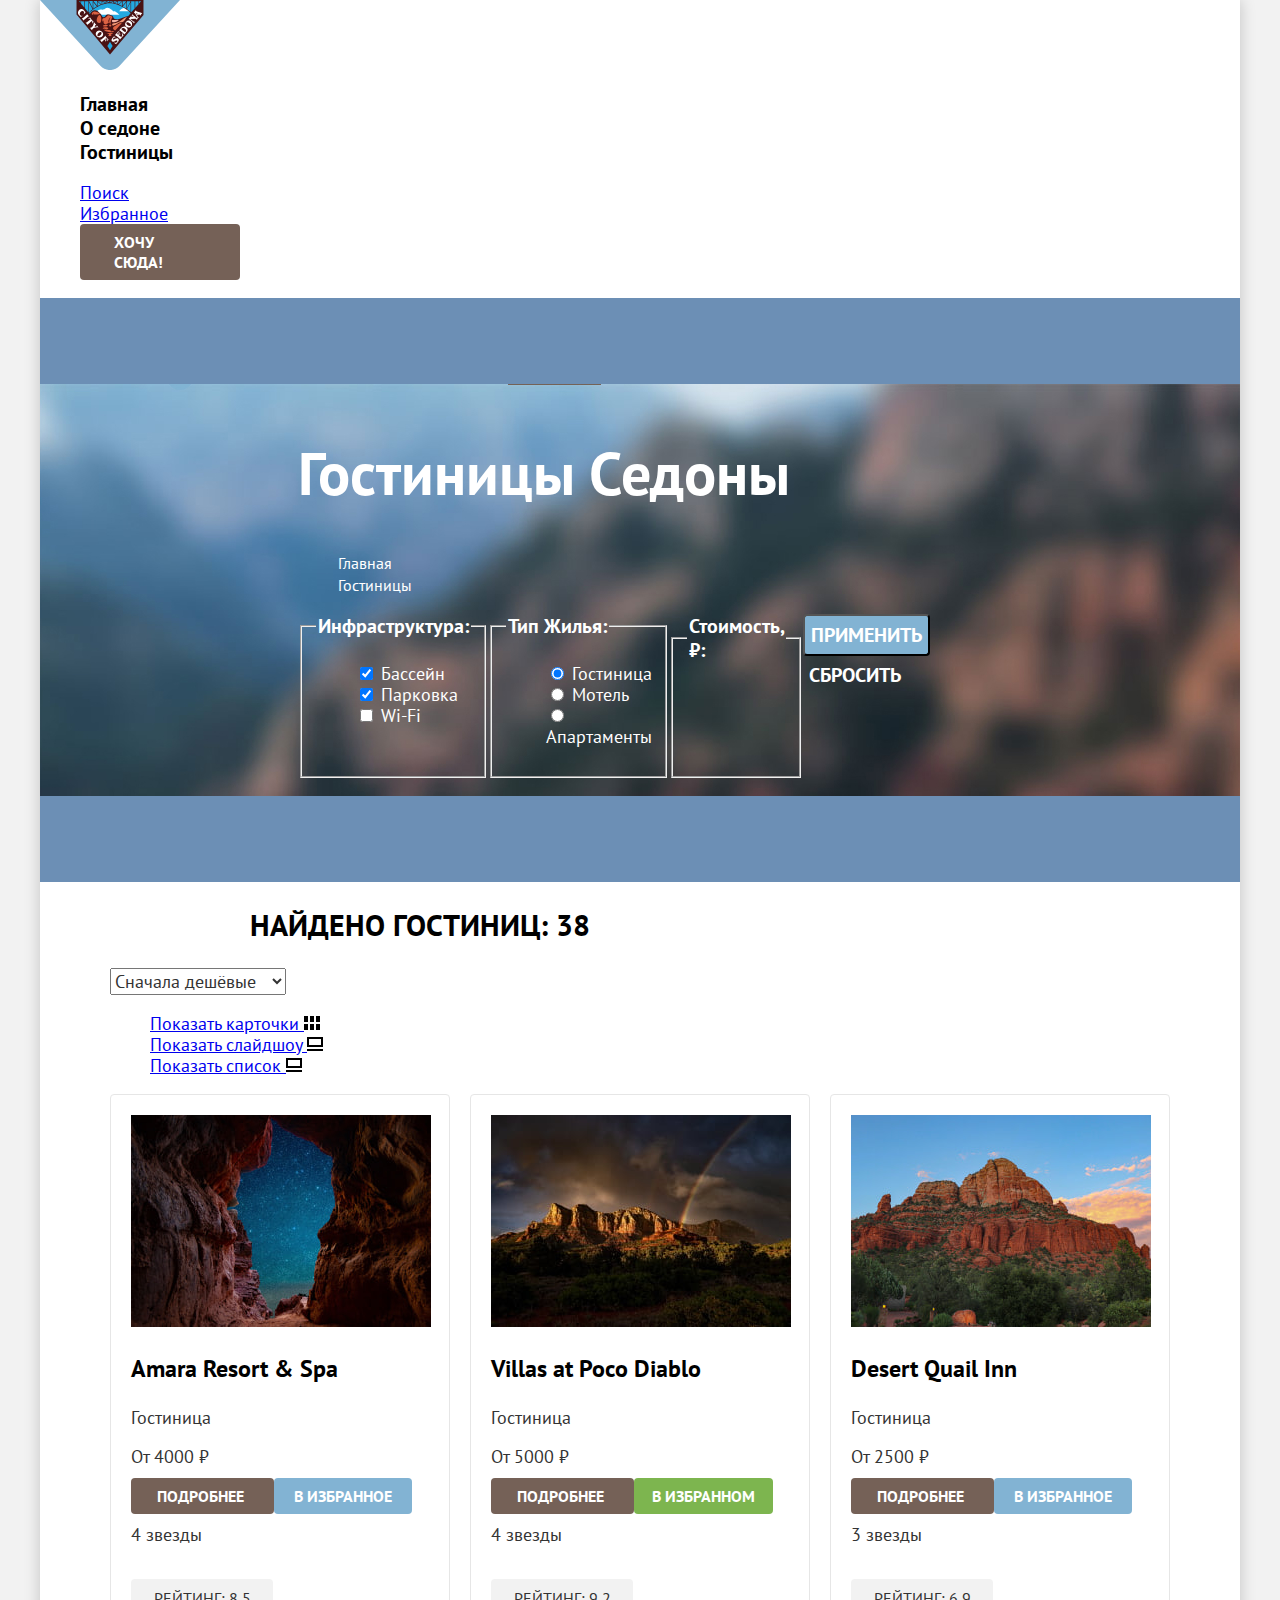
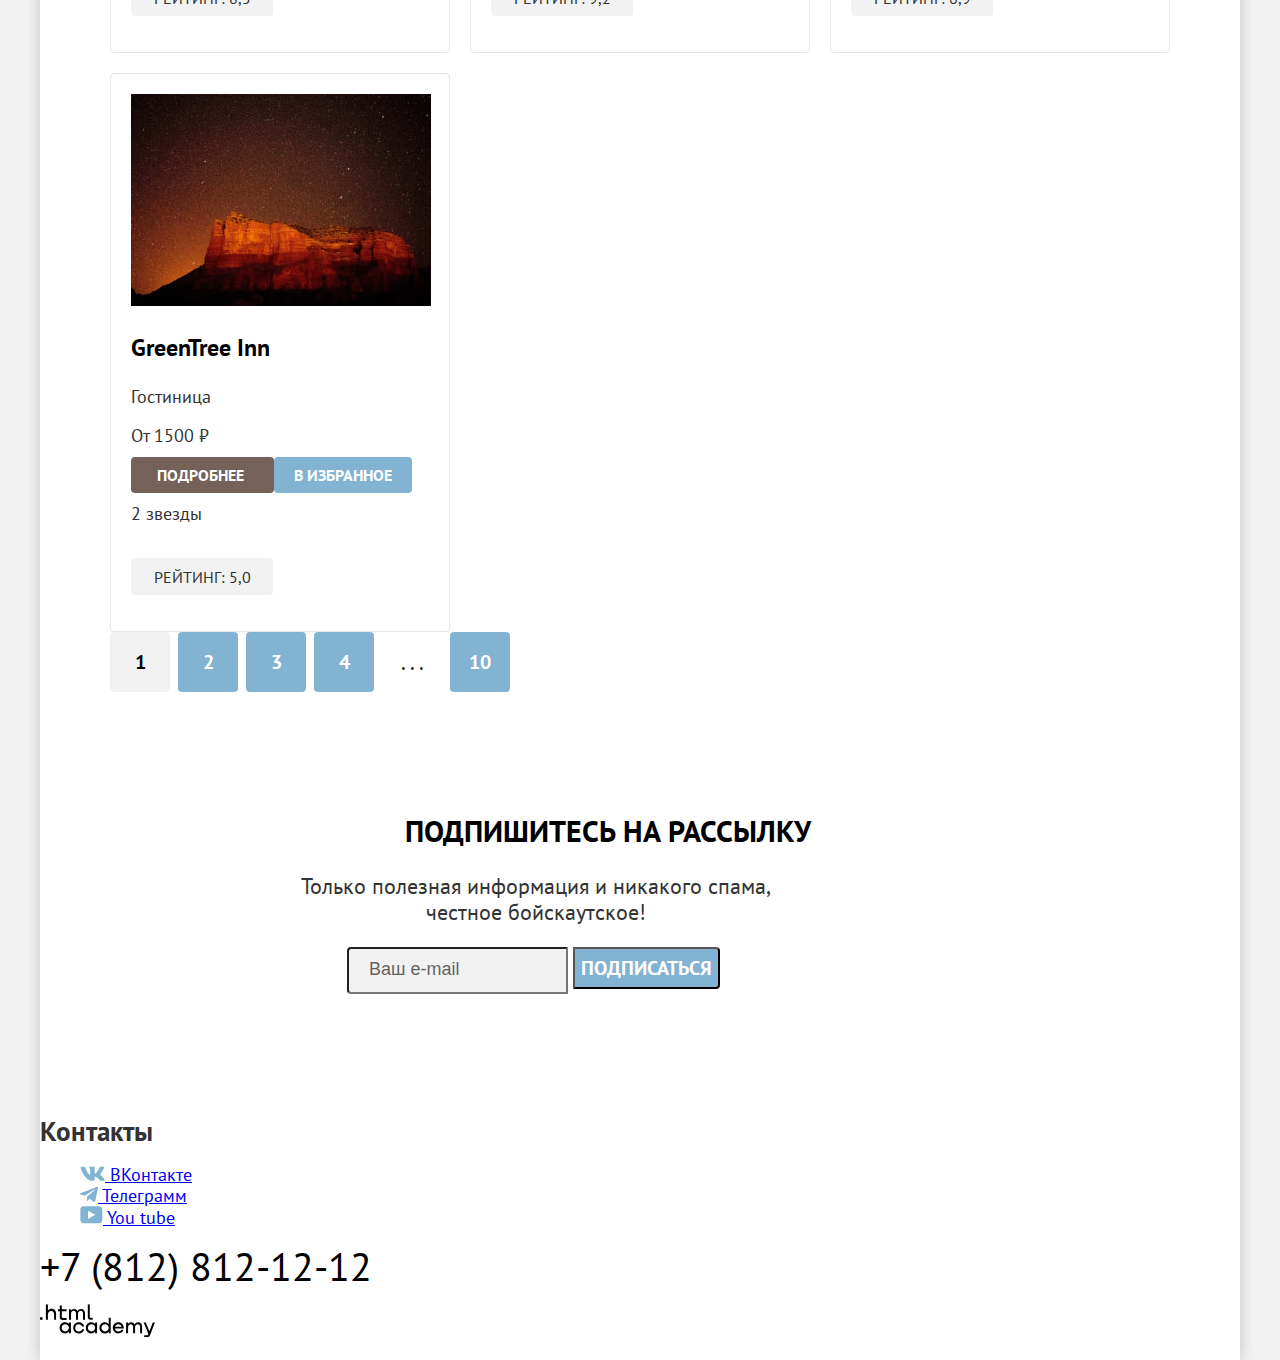
<file: 6/catalog.html>
<!DOCTYPE html>
<html lang="ru">
  <head>
    <meta charset="utf-8">
    <title>Каталог</title>
    <link rel="stylesheet" href="css/style.css">
    <base href="https://htmlacademy-htmlcss.github.io/1968423-sedona-37/6/">
</head>
  <body>

    <div class="wrapper">
      <!--Шапка страницы-->
      <header class="page-header">
        <nav class="header-navigation">
          <a class="logo" href="index.html">
            <img src="img/logo.svg" alt="Логотип сайта Седона">
          </a>

          <ul class="navigation-list">
            <li class="navigation-item">
              <a class="navigation-link" href="#">
                Главная
              </a>
            </li>
            <li class="navigation-item">
              <a class="navigation-link" href="#">
                О седоне
              </a>
            </li>
            <li class="navigation-item">
              <a class="navigation-link" href="catalog.html">
                Гостиницы
              </a>
            </li>
          </ul>
        </nav>

        <ul class="user-list">
          <li class="user-item">
            <a class="user-search" href="catalog.html">
              <span class="visually-hidden">
                Поиск
              </span>
            </a>
          </li>
          <li class="user-item">
            <a class="user-favorites" href="#">
              <span class="visually-hidden">
                Избранное
              </span>
            </a>
          </li>
          <li class="user-item">
            <a class="user-basket" href="#">
              Хочу сюда!
            </a>
          </li>
        </ul>

      </header>


      <!--Основное содержимое страницы-->
      <main class="main-inner">
        <section class="options-filter">

        <div class="options-header">
          <h1 class="options-title">
            Гостиницы Седоны
          </h1>
          <ul class="breadcrumbs">
            <li class="breadcrumbs-item">
              <a class="breadcrumbs-link" href="index.html">
                <span class="visually-hidden">
                  Главная
                </span>
              </a>
            </li>
            <li class="breadcrumbs-item">
              <a class="breadcrumbs-link" href="index.html">
                <span>
                  Гостиницы
                </span>
              </a>
            </li>
          </ul>
        </div>

          <div class="control-filter">
            <form class="filter-form" action="https://echo.htmlacademy.ru" method="get">

              <fieldset class="control-filter-group">
                <legend class="control-filter-title">
                  Инфраструктура:
                </legend>
                  <ul class="filter-list">
                    <li class="filter-item">
                      <label class="control">
                        <input class="control-input" type="checkbox" name="pool" checked>
                        Бассейн
                      </label>
                    </li>
                    <li class="filter-item">
                      <label class="control">
                        <input class="control-input" type="checkbox" name="parking" checked>
                        Парковка
                      </label>
                    </li>
                    <li class="filter-item">
                      <label class="control">
                        <input class="control-input" type="checkbox" name="wifi">
                        Wi-Fi
                      </label>
                    </li>
                  </ul>
              </fieldset>

              <fieldset class="control-filter-group">
                <legend class="control-filter-title">
                  Тип жилья:
                </legend>
                <ul class="filter-list">
                  <li class="filter-item">
                    <label class="control">
                      <input class="control-input" type="radio" name="housing-type" value="hotel" checked>
                      Гостиница
                    </label>
                  </li>
                  <li class="filter-item">
                    <label class="control">
                      <input class="control-input" type="radio" name="housing-type" value="motel">
                      Мотель
                    </label>
                  </li>
                  <li class="filter-item">
                    <label class="control">
                      <input class="control-input" type="radio" name="housing-type" value="apartments">
                      Апартаменты
                    </label>
                  </li>
                </ul>
              </fieldset>

              <fieldset class="control-filter-group">
                <legend class="control-filter-title">
                  Стоимость, ₽:
                </legend>
              </fieldset>

              <div class="control-buttons">
                <button class="button button-blue" type="submit">Применить</button>
                <button class="button button-none" type="reset">Сбросить</button>
              </div>

            </form>
          </div>
        </section>

        <div class="catalog-container">
          <section class="catalog-hotel">
            <div class="sorting">
              <h2 class="title">
                Найдено гостиниц: 38
              </h2>

              <select class="sorting-select" aria-label="Сортировка">
                <option value="cheap">Сначала дешёвые</option>
                <option value="expensive">Сначала дорогие</option>
                <option value="popular">Самые популярные</option>
              </select>

              <ul class="visual-list">
                <li class="visual-item">
                  <a class="visual-link" href="#">
                    <span class="visually-hidden">
                      Показать карточки
                    </span>
                    <img src="img/icon/cards.svg" alt="Показать карточки">
                  </a>
                </li>
                <li class="visual-item">
                  <a class="visual-link" href="#">
                    <span class="visually-hidden">
                      Показать слайдшоу
                    </span>
                    <img src="img/icon/slide.svg" alt="Показать слайдшоу">
                  </a>
                </li>
                <li class="visual-item">
                  <a class="visual-link" href="#">
                    <span class="visually-hidden">
                      Показать список
                    </span>
                    <img src="img/icon/list.svg" alt="Показать список">
                  </a>
                </li>
              </ul>
            </div>

            <ul class="hotel-card-list">
              <li class="hotel-card-item">
                <div class="card-img">
                  <a class="card-link" href="#">
                    <img src="img/photo/amara.jpg" alt="Amara Resort & Spa" width="300" height="212">
                  </a>
                    <h3 class="card-title">
                      <a class="card-link" href="#">
                        Amara Resort & Spa
                      </a>
                    </h3>
                </div>
                <div class="card-content">
                  <p class="card-content-text">
                    Гостиница
                  </p>
                  <p class="card-content-text">
                    От 4000 ₽
                  </p>
                  <a class="card-content-link" href="#">
                    подробнее
                  </a>
                  <a class="card-content-link link-blue" href="#">
                    в избранное
                  </a>
                  <p class="stars star-4">
                    <span class="visually-hidden">4 звезды</span>
                  </p>
                  <p class="card-content-rating" aria-label="Рейтинг: 8,5">
                    Рейтинг: 8,5
                  </p>
                </div>
              </li>

              <li class="hotel-card-item">
                <div class="card-img">
                  <a class="card-link" href="#">
                    <img src="img/photo/villas.jpg" alt="Villas at Poco Diablo" width="300" height="212">
                  </a>
                    <h3 class="card-title">
                      <a class="card-link"  href="#">
                      Villas at Poco Diablo
                      </a>
                    </h3>
                </div>
                <div class="card-content">
                  <p class="card-content-text">
                    Гостиница
                  </p>
                  <p class="card-content-text">
                    От 5000 ₽
                  </p>
                  <a class="card-content-link" href="#">
                    подробнее
                  </a>
                  <a class="card-content-link link-green" href="#">
                    в избранном
                  </a>
                  <p class="stars star-4">
                    <span class="visually-hidden">4 звезды</span>
                  </p>
                  <p class="card-content-rating" aria-label="Рейтинг: 9,2">
                    Рейтинг: 9,2
                  </p>
                </div>
              </li>

              <li class="hotel-card-item">
                <div class="card-img">
                  <a class="card-link" href="#">
                    <img src="img/photo/desert.jpg" alt="Desert Quail Inn" width="300" height="212">
                  </a>
                    <h3 class="card-title">
                      <a class="card-link" href="#">
                        Desert Quail Inn
                      </a>
                    </h3>
                </div>
                <div class="card-content">
                  <p class="card-content-text">
                    Гостиница
                  </p>
                  <p class="card-content-text">
                    От 2500 ₽
                  </p>
                  <a class="card-content-link" href="#">
                    подробнее
                  </a>
                  <a class="card-content-link link-blue" href="#">
                    в избранное
                  </a>
                  <p class="stars star-3">
                    <span class="visually-hidden">3 звезды</span>
                  </p>
                  <p class="card-content-rating" aria-label="Рейтинг: 6,9">
                    Рейтинг: 6,9
                  </p>
                </div>
              </li>

              <li class="hotel-card-item">
                <div class="card-img">
                  <a class="card-link" href="#">
                    <img src="img/photo/greentree.jpg" alt="GreenTree Inn" width="300" height="212">
                  </a>
                    <h3 class="card-title">
                      <a class="card-link" href="#">
                        GreenTree Inn
                      </a>
                    </h3>
                </div>
                <div class="card-content">
                  <p class="card-content-text">
                    Гостиница
                  </p>
                  <p class="card-content-text">
                    От 1500 ₽
                  </p>
                  <a class="card-content-link" href="#">
                    подробнее
                  </a>
                  <a class="card-content-link link-blue" href="#">
                    в избранное
                  </a>
                  <p class="stars star-2">
                    <span class="visually-hidden">2 звезды</span>
                  </p>
                  <p class="card-content-rating" aria-label="Рейтинг: 5,0">
                    Рейтинг: 5,0
                  </p>
                </div>
              </li>
            </ul>

            <ul class="pagination">
              <li class="pagination-item">
                <a class="pagination-link pagination-current">1</a>
              </li>
              <li class="pagination-item">
                <a class="pagination-link" href="#">2</a>
              </li>
              <li class="pagination-item">
                <a class="pagination-link" href="#">3</a>
              </li>
              <li class="pagination-item">
                <a class="pagination-link" href="#">4</a>
              </li>
              <li class="pagination-item">
                <a class="pagination-link pagination-none" href="#">. . .</a>
              </li>
              <li class="pagination-item">
                <a class="pagination-link" href="#">10</a>
              </li>
            </ul>
          </section>
        </div>

        <section class="subscribe subscribe-white">
          <h2 class="title title-white">
            Подпишитесь на рассылку
          </h2>
          <p class="page-text page-text-white">
            Только полезная информация и никакого спама, честное бойскаутское!
          </p>
          <form class="subscribe-form" action="https://echo.htmlacademy.ru/" method="post">
            <label class="visually-hidden" for="subscribe-email">Email</label>
            <input class="subscribe-field" type="email" id="subscribe-email" placeholder="Ваш e-mail" required>
            <button class="button subscribe-button" type="submit">Подписаться</button>
          </form>
        </section>
      </main>


      <!--Подвал страницы-->
      <footer class="page-footer">
        <h2 class="visually-hidden">
          Контакты
        </h2>

        <ul class="social-list">
          <li class="social-item">
            <a class="social-link" href="https://vk.com/htmlacademy">
              <img src="img/icon/vk.svg" alt="вконтакте">
              <span class="visually-hidden">
                ВКонтакте
              </span>
            </a>
          </li>

          <li class="social-item">
            <a class="social-link" href="https://t.me/htmlacademy">
              <img src="img/icon/telegram.svg" alt="телеграмм">
              <span class="visually-hidden">
                Телеграмм
              </span>
            </a>
          </li>

          <li class="social-item">
            <a class="social-link" href="https://www.youtube.com/user/htmlacademyru">
              <img src="img/icon/youtube.svg" alt="ютуб">
              <span class="visually-hidden">
                You tube
              </span>
            </a>
          </li>
        </ul>

        <a class="phone-link" href="tel:+78128121212">
          +7 (812) 812-12-12
        </a>

        <p class="copyright-content">
          <a class="copyright-link" href="https://htmlacademy.ru" target="_blank">
            <img src="img/logo_htmlacademy.svg" alt="ссылка на сайт">
          </a>
        </p>


      </footer>
    </div>
  </body>
</html>
</file>
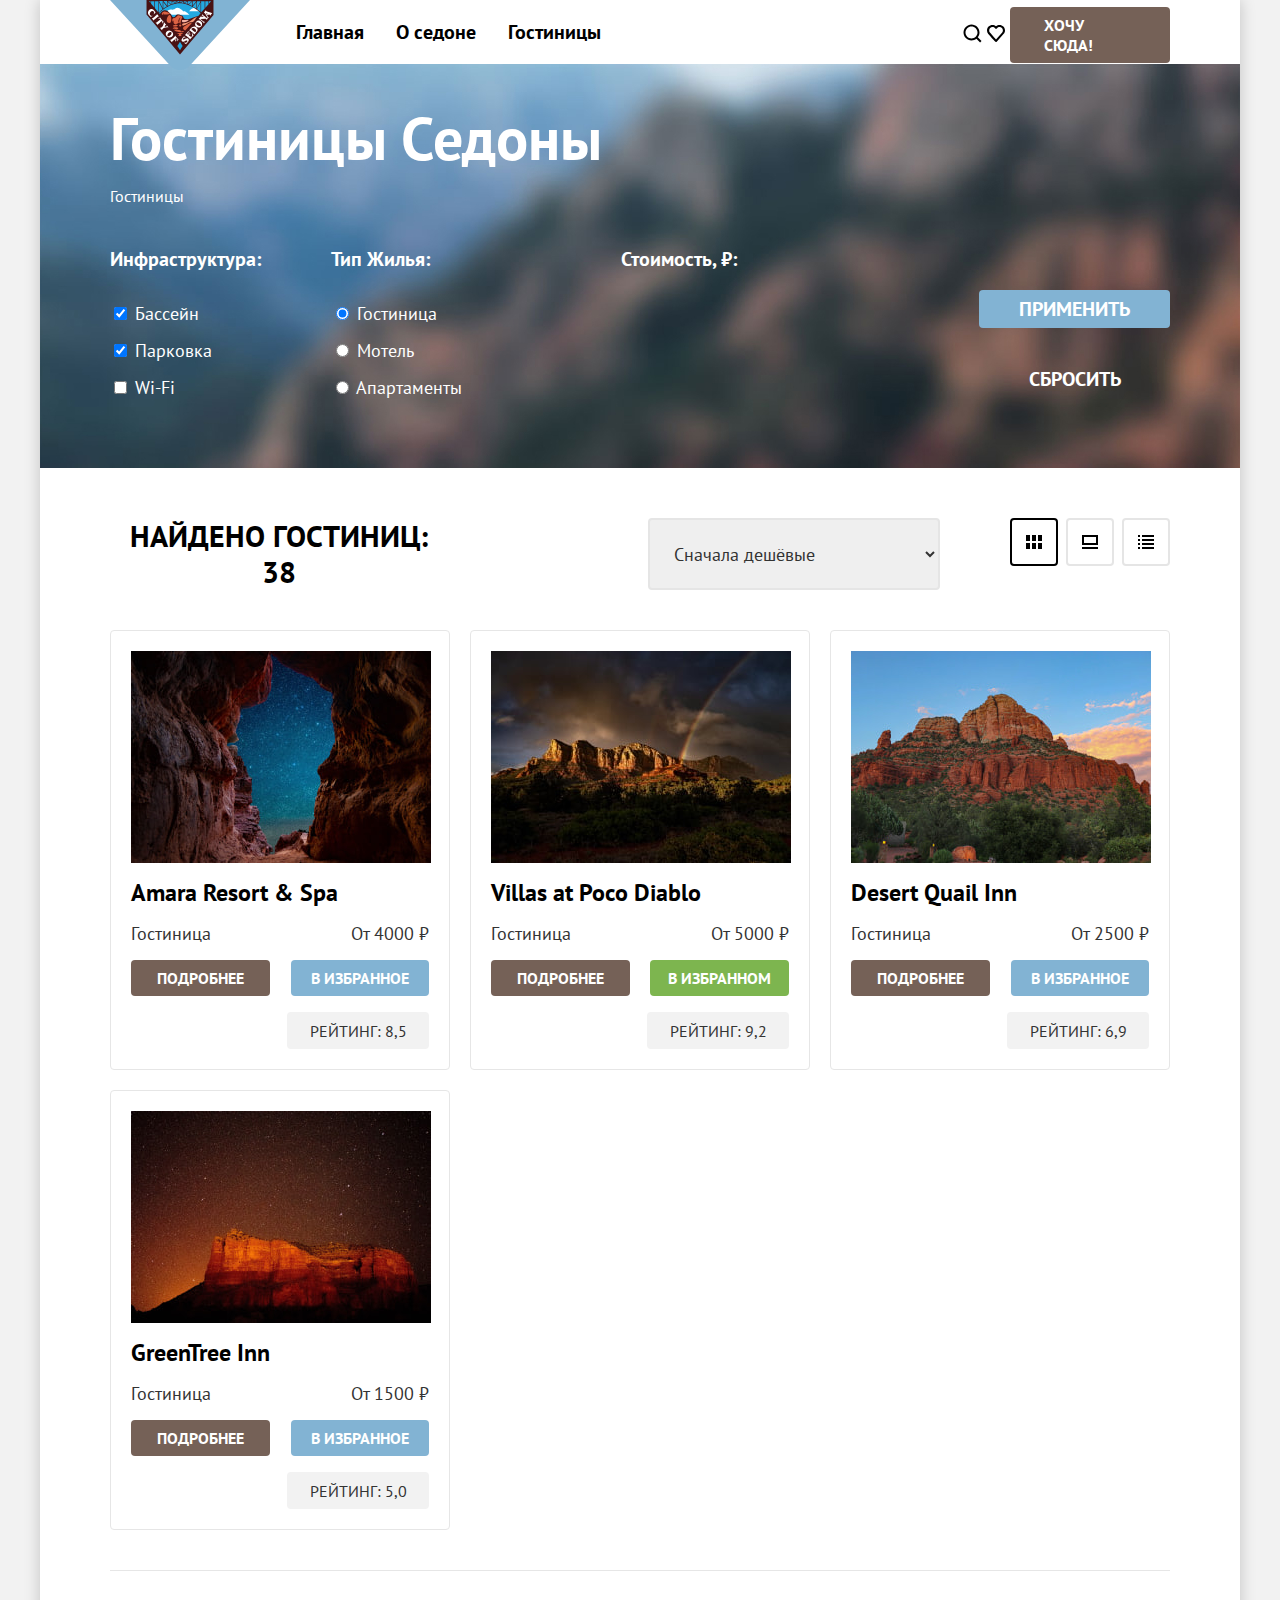
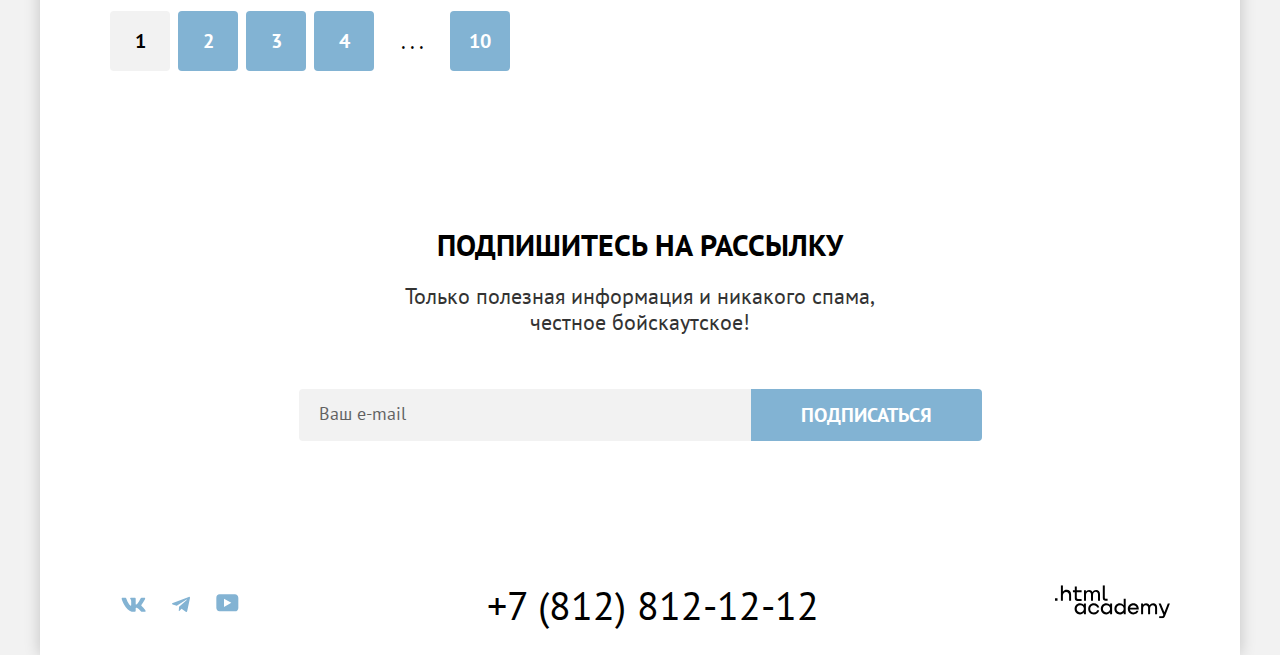
<file: 7/catalog.html>
<!DOCTYPE html>
<html lang="ru">
  <head>
    <meta charset="utf-8">
    <title>Каталог</title>
    <link rel="stylesheet" href="css/style.css">
    <base href="https://htmlacademy-htmlcss.github.io/1968423-sedona-37/7/">
</head>
  <body>

    <div class="wrapper">
      <!--Шапка страницы-->
      <header class="page-header">
        <nav class="header-navigation">
          <a class="logo" href="index.html">
            <img src="img/logo.svg" alt="Логотип сайта Седона">
          </a>

          <ul class="navigation-list">
            <li class="navigation-item">
              <a class="navigation-link" href="#">
                Главная
              </a>
            </li>
            <li class="navigation-item">
              <a class="navigation-link" href="#">
                О седоне
              </a>
            </li>
            <li class="navigation-item">
              <a class="navigation-link" href="catalog.html">
                Гостиницы
              </a>
            </li>
          </ul>
        </nav>

        <ul class="user-list">
          <li class="user-item">
            <a class="user-search" href="catalog.html">
              <span class="visually-hidden">
                Поиск
              </span>
            </a>
          </li>
          <li class="user-item">
            <a class="user-favorites" href="#">
              <span class="visually-hidden">
                Избранное
              </span>
            </a>
          </li>
          <li class="user-item">
            <a class="user-basket" href="#">
              Хочу сюда!
            </a>
          </li>
        </ul>

      </header>


      <!--Основное содержимое страницы-->
      <main class="main-inner">
        <section class="options-filter">

        <div class="options-header">
          <h1 class="options-title">
            Гостиницы Седоны
          </h1>
          <ul class="breadcrumbs">
            <li class="breadcrumbs-item">
              <a class="breadcrumbs-link" href="index.html">
                <span class="visually-hidden">
                  Главная
                </span>
              </a>
            </li>
            <li class="breadcrumbs-item">
              <a class="breadcrumbs-link" href="index.html">
                <span>
                  Гостиницы
                </span>
              </a>
            </li>
          </ul>
        </div>

          <div class="control-filter">
            <form class="filter-form" action="https://echo.htmlacademy.ru" method="get">

              <fieldset class="control-filter-infrastructure">
                <legend class="control-filter-title">
                  Инфраструктура:
                </legend>
                  <ul class="filter-list">
                    <li class="filter-item">
                      <label class="control">
                        <input class="control-input" type="checkbox" name="pool" checked>
                        Бассейн
                      </label>
                    </li>
                    <li class="filter-item">
                      <label class="control">
                        <input class="control-input" type="checkbox" name="parking" checked>
                        Парковка
                      </label>
                    </li>
                    <li class="filter-item">
                      <label class="control">
                        <input class="control-input" type="checkbox" name="wifi">
                        Wi-Fi
                      </label>
                    </li>
                  </ul>
              </fieldset>

              <fieldset class="control-filter-type">
                <legend class="control-filter-title">
                  Тип жилья:
                </legend>
                <ul class="filter-list">
                  <li class="filter-item">
                    <label class="control">
                      <input class="control-input" type="radio" name="housing-type" value="hotel" checked>
                      Гостиница
                    </label>
                  </li>
                  <li class="filter-item">
                    <label class="control">
                      <input class="control-input" type="radio" name="housing-type" value="motel">
                      Мотель
                    </label>
                  </li>
                  <li class="filter-item">
                    <label class="control">
                      <input class="control-input" type="radio" name="housing-type" value="apartments">
                      Апартаменты
                    </label>
                  </li>
                </ul>
              </fieldset>

              <fieldset class="control-filter-price">
                <legend class="control-filter-title">
                  Стоимость, ₽:
                </legend>
              </fieldset>

              <div class="control-buttons">
                <button class="button button-blue" type="submit">Применить</button>
                <button class="button button-none" type="reset">Сбросить</button>
              </div>

            </form>
          </div>
        </section>


          <section class="catalog-hotel">

            <div class="catalog-container">
              <div class="sorting">
                <h2 class="title sorting-title">
                  Найдено гостиниц: 38
                </h2>

                <select class="sorting-select" aria-label="Сортировка">
                  <option class="sorting-value" value="cheap">Сначала дешёвые</option>
                  <option class="sorting-value" value="expensive">Сначала дорогие</option>
                  <option class="sorting-value" value="popular">Самые популярные</option>
                </select>

                <ul class="visual-list">
                  <li class="visual-item visual-item-active">
                    <a class="visual-link" href="#">
                      <span class="visually-hidden">
                        Показать карточки
                      </span>
                      <img src="img/icon/cards.svg" alt="Показать карточки">
                    </a>
                  </li>
                  <li class="visual-item">
                    <a class="visual-link" href="#">
                      <span class="visually-hidden">
                        Показать слайдшоу
                      </span>
                      <img src="img/icon/slide.svg" alt="Показать слайдшоу">
                    </a>
                  </li>
                  <li class="visual-item">
                    <a class="visual-link" href="#">
                      <span class="visually-hidden">
                        Показать список
                      </span>
                      <img src="img/icon/list.svg" alt="Показать список">
                    </a>
                  </li>
                </ul>
              </div>

              <ul class="hotel-card-list">
                <li class="hotel-card-item">
                  <div class="card-img">
                    <a class="card-link-img" href="#">
                      <img src="img/photo/amara.jpg" alt="Amara Resort & Spa" width="300" height="212">
                    </a>
                      <h3 class="card-title">
                        <a class="card-link" href="#">
                          Amara Resort & Spa
                        </a>
                      </h3>
                  </div>
                  <div class="card-content">
                    <div class="card-content-box">
                      <p class="card-content-text">
                        Гостиница
                      </p>
                      <p class="card-content-text">
                        От 4000 ₽
                      </p>
                    </div>
                    <div class="card-button-box">
                      <a class="card-content-link" href="#">
                        подробнее
                      </a>
                      <a class="card-content-link link-blue" href="#">
                        в избранное
                      </a>
                    </div>
                    <div class="card-rating-box">
                      <p class="stars star-4">
                        <span class="visually-hidden">4 звезды</span>
                      </p>
                      <p class="card-content-rating" aria-label="Рейтинг: 8,5">
                        Рейтинг: 8,5
                      </p>
                    </div>
                  </div>
                </li>

                <li class="hotel-card-item">
                  <div class="card-img">
                    <a class="card-link-img" href="#">
                      <img src="img/photo/villas.jpg" alt="Villas at Poco Diablo" width="300" height="212">
                    </a>
                      <h3 class="card-title">
                        <a class="card-link"  href="#">
                        Villas at Poco Diablo
                        </a>
                      </h3>
                  </div>
                  <div class="card-content">
                    <div class="card-content-box">
                      <p class="card-content-text">
                        Гостиница
                      </p>
                      <p class="card-content-text">
                        От 5000 ₽
                      </p>
                    </div>
                    <div class="card-button-box">
                      <a class="card-content-link" href="#">
                        подробнее
                      </a>
                      <a class="card-content-link link-green" href="#">
                        в избранном
                      </a>
                    </div>
                    <div class="card-rating-box">
                      <p class="stars star-4">
                        <span class="visually-hidden">4 звезды</span>
                      </p>
                      <p class="card-content-rating" aria-label="Рейтинг: 9,2">
                        Рейтинг: 9,2
                      </p>
                    </div>
                  </div>
                </li>

                <li class="hotel-card-item">
                  <div class="card-img">
                    <a class="card-link-img" href="#">
                      <img src="img/photo/desert.jpg" alt="Desert Quail Inn" width="300" height="212">
                    </a>
                      <h3 class="card-title">
                        <a class="card-link" href="#">
                          Desert Quail Inn
                        </a>
                      </h3>
                  </div>
                  <div class="card-content">
                    <div class="card-content-box">
                      <p class="card-content-text">
                        Гостиница
                      </p>
                      <p class="card-content-text">
                        От 2500 ₽
                      </p>
                    </div>
                    <div class="card-button-box">
                      <a class="card-content-link" href="#">
                        подробнее
                      </a>
                      <a class="card-content-link link-blue" href="#">
                        в избранное
                      </a>
                    </div>
                    <div class="card-rating-box">
                      <p class="stars star-3">
                        <span class="visually-hidden">3 звезды</span>
                      </p>
                      <p class="card-content-rating" aria-label="Рейтинг: 6,9">
                        Рейтинг: 6,9
                      </p>
                    </div>
                  </div>
                </li>

                <li class="hotel-card-item">
                  <div class="card-img">
                    <a class="card-link-img" href="#">
                      <img src="img/photo/greentree.jpg" alt="GreenTree Inn" width="300" height="212">
                    </a>
                      <h3 class="card-title">
                        <a class="card-link" href="#">
                          GreenTree Inn
                        </a>
                      </h3>
                  </div>
                  <div class="card-content">
                    <div class="card-content-box">
                      <p class="card-content-text">
                        Гостиница
                      </p>
                      <p class="card-content-text">
                        От 1500 ₽
                      </p>
                    </div>
                    <div class="card-button-box">
                      <a class="card-content-link" href="#">
                        подробнее
                      </a>
                      <a class="card-content-link link-blue" href="#">
                        в избранное
                      </a>
                    </div>
                    <div class="card-rating-box">
                      <p class="stars star-2">
                        <span class="visually-hidden">2 звезды</span>
                      </p>
                      <p class="card-content-rating" aria-label="Рейтинг: 5,0">
                        Рейтинг: 5,0
                      </p>
                    </div>
                  </div>
                </li>
              </ul>

              <ul class="pagination">
                <li class="pagination-item">
                  <a class="pagination-link pagination-current">1</a>
                </li>
                <li class="pagination-item">
                  <a class="pagination-link" href="#">2</a>
                </li>
                <li class="pagination-item">
                  <a class="pagination-link" href="#">3</a>
                </li>
                <li class="pagination-item">
                  <a class="pagination-link" href="#">4</a>
                </li>
                <li class="pagination-item">
                  <a class="pagination-link pagination-none" href="#">. . .</a>
                </li>
                <li class="pagination-item">
                  <a class="pagination-link" href="#">10</a>
                </li>
              </ul>
            </div>

          </section>


        <section class="subscribe subscribe-white">
          <h2 class="subscribe-title subscribe-title-color">
            Подпишитесь на рассылку
          </h2>
          <p class="subscribe-text subscribe-text-color">
            Только полезная информация и никакого спама, честное бойскаутское!
          </p>
          <form class="subscribe-form" action="https://echo.htmlacademy.ru/" method="post">
            <label class="visually-hidden" for="subscribe-email">Email</label>
            <input class="subscribe-field" type="email" id="subscribe-email" placeholder="Ваш e-mail" required>
            <button class="button subscribe-button" type="submit">Подписаться</button>
          </form>
        </section>
      </main>


      <!--Подвал страницы-->
      <footer class="page-footer">
        <h2 class="visually-hidden">
          Контакты
        </h2>

        <ul class="social-list">
          <li class="social-item">
            <a class="social-link" href="https://vk.com/htmlacademy">
              <img src="img/icon/vk.svg" alt="вконтакте">
              <span class="visually-hidden">
                ВКонтакте
              </span>
            </a>
          </li>

          <li class="social-item">
            <a class="social-link" href="https://t.me/htmlacademy">
              <img src="img/icon/telegram.svg" alt="телеграмм">
              <span class="visually-hidden">
                Телеграмм
              </span>
            </a>
          </li>

          <li class="social-item">
            <a class="social-link" href="https://www.youtube.com/user/htmlacademyru">
              <img src="img/icon/youtube.svg" alt="ютуб">
              <span class="visually-hidden">
                You tube
              </span>
            </a>
          </li>
        </ul>

        <a class="phone-link" href="tel:+78128121212">
          +7 (812) 812-12-12
        </a>

        <p class="copyright-content">
          <a class="copyright-link" href="https://htmlacademy.ru" target="_blank">
            <img src="img/logo_htmlacademy.svg" alt="ссылка на сайт">
          </a>
        </p>


      </footer>
    </div>
  </body>
</html>
</file>
<file: css/style.css>
*, *::before, *::after {
box-sizing: border-box;
}

@font-face {
  font-family: "PT Sans";
  font-style: normal;
  font-weight: 400;
  src: url("../fonts/ptsans-400.woff2") format("woff2");
  font-display: swap;
}

@font-face {
  font-family: "PT Sans";
  font-style: normal;
  font-weight: 700;
  src: url("../fonts/ptsans-700.woff2") format("woff2");
  font-display: swap;
}

body {
  min-width: 1280px;
  margin: 0;
  font-family: "PT Sans", "Arial", sans-serif;
  font-style: normal;
  font-weight: 400;
  font-size: 18px;
  line-height: 21px;
  background-color: #F2F2F2;
  color: #333333;
}

.wrapper {
  margin: 0 auto;
  min-height: 100vh;
  width: 1200px;
  display: flex;
  flex-direction: column;
  background-color: #FFFFFF;
  box-shadow: 0px 0px 15px rgba(0, 0, 0, 0.2);
}

.page-main {
  flex-grow: 1;
  flex-shrink: 1;
}

.main-inner {
  flex-grow: 1;
  flex-shrink: 1;
}

.page-header {
  margin-bottom: -6px;
  padding: 0px 70px ;
  display: flex;
  justify-content: space-between;
}
.header-navigation {
  display: flex;
  column-gap: 30px;
}
.logo {
  position: relative;
  z-index: 1;
}

.logo img {
  display: block;
}





.navigation-list {
  margin: 0;
  padding: 0;
  list-style: none;
  display: flex;
}
.navigation-item {
  padding: 20px 16px;
}
.navigation-link {
  text-decoration: none;
  font-style: normal;
  font-weight: 700;
  font-size: 20px;
  line-height: 24px;
  color: #000000;
}
.user-list {
  margin: 0;
  padding: 0;
  align-items: center;
  list-style: none;
  display: flex;
}

.user-list:last-child {
  margin-left: 10px;                         /*Почему не работает отступ ???*/
}

.visually-hidden {
  position: absolute;
  width: 1px;
  height: 1px;
  margin: -1px;
  padding: 0;
  overflow: hidden;
  border: 0;
  clip: rect(0 0 0 0);
}



.user-search {
  position: relative;
}

.user-search::before {
  content: "";
  width: 24px;
  height: 24px;
  background-image: url("../img/icon/search.svg");
  background-repeat: no-repeat;
  display: block;
}

.user-favorites {
  position: relative;
}
.user-favorites::before {
  content: "";
  width: 24px;
  height: 24px;
  background-image: url("../img/icon/heart.svg");
  background-repeat: no-repeat;
  display: block;
}



.user-basket {
  display: block;       /*Как будем проходить flex, ширину и display block уберу*/
  padding: 8px 34px;
  width: 160px;         /*Как будем проходить flex, ширину и display block уберу*/
  text-decoration: none;
  background-color: #756157;
  border-radius: 4px;
  font-weight: 700;
  font-size: 16px;
  line-height: 20px;
  text-transform: uppercase;
  color: #FFFFFF;
}
.hero {


}
.hero-box {
  padding: 51px 371px 82px 371px;
  position: relative;
  background-color: #9AA4B9;
  background-image: url("../img/photo/index_background.jpg");
  background-repeat: no-repeat;
  background-position: 100% 50%;
  background-size: cover;
}

.hero-box::before {
  content: "";
  width: 100%;
  height: 57px;
  background-image: url("../img/vector.svg");
  background-repeat: no-repeat;
  position: absolute;
  right: 0;
  bottom: 0;
  border-bottom: #FFFFFF 1px solid;
}

.hero-content {
    padding-top: 69px;
  padding-bottom: 69px;
  text-align: center;
}

.title {
  margin: 0 auto;
  font-weight: 700;
  font-size: 30px;
  line-height: 36px;
  text-transform: uppercase;
  text-align: center;
  width: 620px;
  color: #000000;
}

.hero-content-title {
  padding: 0;
  margin: 0 auto;
  margin-bottom: 25px;
}

.page-text {
  font-weight: 400;
  font-size: 22px;
  line-height: 26px;
}

.hero-content-text {
  margin: 0;
  padding: 0;
}


.advantages {
}
.visually-hidden {
}
.list-advantages {
  margin: 0;
  padding: 0;
  display: flex;
  flex-wrap: wrap;
  list-style: none;
}

.box-city {
  display: flex;
}

.box-devil {
  display: flex;
  flex-direction: row-reverse;
}

.item-advantages {
  flex: 0 1 33.333%;
  display: flex;
  flex-direction: column;
  justify-content: center;
  align-items: center;
  text-align: center;
}


.box-city-content {
  width: 400px;
  display: flex;
  flex-direction: column;
  justify-content: center;
  align-items: center;

}
.box-subtitle {
  margin: 0;
  padding: 0;
  margin-bottom: 62px;
  width: 175px;
  font-weight: 700;
  font-size: 24px;
  line-height: 28px;
  text-align: center;
  text-transform: uppercase;
  color: #000000;
}

.advantages-box-indent {
  width: 230px;
  display: flex;
  flex-direction: column;
  justify-content: center;
  align-items: center;

}

.advantages-box-indent .box-subtitle {
  margin-bottom: 60px;
}

.item-advantages-indent {
  padding-top: 103px;
  padding-bottom: 103px;
  background-color: #7DB54F;
}



.box-text {
  margin: 0;
  padding: 0;
  text-align: center;
  width: 230px;
}

.advantages-text-indent {
  width: 230px;

}

.box-city-img {
}

.box-blue {
  background-color: #82B3D3;
}

.box-blue .box-subtitle {
  color: #FFFFFF;
}

.box-blue .box-text {
  color: #FFFFFF;
}

.box-color-1 {
  background-color: rgba(131, 179, 211, 0.12);
}

.box-color-2 {
  background-color: rgba(131, 179, 211, 0.2);
}

.local {
}
.come {
  text-align: center;
  display: flex;
  flex-direction: column;
  justify-content: center;
  align-items: center;
  padding-top: 64px;
  padding-bottom: 64px;
}
.come-title {
  margin: 0;
  padding: 0;
  margin-bottom: 20px;
}

.come-text {
  margin: 0;
  padding: 0;
}
.local-list {
  margin: 0;
  padding: 0;
  list-style: none;
  display: flex;
  flex-wrap: wrap;
}
.local-item {
  flex: 0 1 33.333%;
  display: flex;
  flex-direction: column;
  justify-content: center;
  align-items: center;
}

.local-item-indent {
  padding: 80px 85px;
}



.local-subtitle {
  margin: 0;
  padding: 0;
  margin-bottom: 30px;
  font-size: 24px;
  font-weight: 700;
  line-height: 28px;
  text-transform: uppercase;
  text-align: center;
}

.local-text {
  margin: 0;
  padding: 0;
  text-align: center;
  font-size: 18px;
  line-height: 21px;
}

.box-subtitle {
}
.box-text {
}

.search-title {
  margin: 0;
  padding: 0;
  margin-bottom: 20px;
}
.search-text {
  margin: 0;
  padding: 0;
  margin-bottom: 54px;
  width: 592px;
  text-align: center;
}

.hotel-search {
  display: flex;
  flex-direction: column;
  align-items: center;
  padding-top: 96px;
  padding-bottom: 96px;

}
.title {
}
.page-text {
}
.button {
  text-decoration: none;
  background-color: #756157;
  border-radius: 4px;
  font-family: "PT Sans";
  font-weight: 700;
  font-size: 20px;
  line-height: 36px;
  text-transform: uppercase;
  color: #FFFFFF;
}

.search-button {
  padding: 8px 50px;
}

.subscribe {
  padding-top: 96px;
  padding-bottom: 104px;
  background-color: #9AA4B9;
  background-image: url("../img/photo/subscribe.jpg");
  background-repeat: no-repeat;
  background-position: 100% 50%;
  background-size: cover;
  color: #FFFFFF;
  display: flex;
  flex-direction: column;
  justify-content: center;
  align-items: center;
}
.subscribe-title {
  margin: 0;
  padding: 0;
  margin-bottom: 20px;
  font-family: "PT Sans";
  font-style: normal;
  font-weight: 700;
  font-size: 30px;
  line-height: 36px;
  text-transform: uppercase;
  color: #FFFFFF;
}

.subscribe-text {
  margin: 0;
  padding: 0;
  margin-bottom: 54px;
  text-align: center;
  width: 475px;
  font-family: "PT Sans";
  font-style: normal;
  font-size: 22px;
  line-height: 26px;
}
.subscribe-form {
  display: flex;
}
.visually-hidden {
}
.subscribe-field {
  padding-top: 14px;
  padding-bottom: 14px;
  padding-left: 20px;
  min-width: 452px;
  background-color: #F2F2F2;
  border-radius: 4px 0px 0px 4px;
  border: none;
}

.subscribe-field::placeholder {
  font-family: "PT Sans";
  font-style: normal;
  font-weight: 400;
  font-size: 18px;
  line-height: 24px;
  color: #000000;
  opacity: 0.6;
}

.subscribe-button {
  padding: 8px 50px;
  background-color: #82B3D3;
  border-radius: 0px 4px 4px 0px;
  border: none;
}

.page-footer {
  padding: 40px 70px 30px 70px;
  display: flex;
  justify-content: space-between;
}
.visually-hidden {
}
.social-list {
  margin: 0;
  padding: 0;
  list-style: none;
  display: flex;
}
.social-item {
  width: 47px;
  display: flex;
  justify-content: center;
  align-items: center;
}
.social-link {
}
.phone-link {
  text-decoration: none;
  font-weight: 400;
  font-size: 40px;
  line-height: 40px;
  text-align: center;
  text-transform: uppercase;
  color: #000000;
}
.copyright-content {
  margin: 0;
  padding: 0;
}
.copyright-link {
}




/*каталог*/

.catalog-container {
  width: 1060px;
  margin: 0 auto;
  padding-top: 50px;
  padding-bottom: 60px;
}

.options-filter {
  padding: 35px 70px 70px 70px;
  background-color: #6C8FB5;
  background-image: url("../img/photo/filter_image.jpg");
  background-repeat: no-repeat;
  background-position: 100% 50%;
  background-size: cover;
  color: #FFFFFF;
}
.options-title {
  margin: 0;
  padding: 0;
  margin-bottom: 8px;
  font-weight: 700;
  font-size: 60px;
  line-height: 78px;
}
.breadcrumbs {
  margin: 0;
  padding: 0;
  list-style: none;
}
.breadcrumbs-item {
}
.breadcrumbs-link {
  text-decoration: none;
  font-weight: 400;
  font-size: 16px;
  line-height: 21px;
  color: #FFFFFF;
}

.options-header {
  margin-bottom: 40px;
}
.visually-hidden {
}
.control-filter {

}
.filter-form {
  display: flex;
}
.control-filter-infrastructure {
  margin: 0;
  padding: 0;
  width: 150px;
  margin-right: 70px;
  display: flex;
  flex-direction: column;
  align-items: start;
  border: none;
}

.control-filter-type {
  margin: 0;
  padding: 0;
  margin-right: auto;
  width: 150px;
  border: none;
}

.control-filter-price {
  margin: 0;
  padding: 0;
  margin-right: 70px;
  width: 288px;
  border: none;
}


.control-filter-title {
  margin: 0;
  padding: 0;
  margin-bottom: 32px;

  font-weight: 700;
  font-size: 20px;
  line-height: 24px;
  text-transform: capitalize;
}
.filter-list {
  list-style: none;
  margin: 0;
  padding: 0;
}
.filter-item:not(:last-child) {
  margin-bottom: 16px;
}
.control {
}
.control-input {
  font-size: 18px;
  font-style: normal;
  font-weight: 400;
  line-height: 23px;
}
.control-buttons {
  width: 191px;
  display: flex;
  flex-direction: column;
  justify-content: end;
}
.button {
}
.button-blue {
  margin-bottom: 32px;
  background-color: #82B3D3;
  border: none;
}

.button-none {
  background: none;
  border: none;
}

.sorting {
  display: flex;
  margin-bottom: 40px;
}
.sorting-title {
  margin: 0;
  padding: 0;
  margin-right: auto;
  width: 338px;
}

.sorting-select {
  margin: 0;
  margin-right: 70px;
  padding: 0;
  padding-top: 14px;
  padding-bottom: 14px;
  padding-left: 20px;
  width: 292px;
  font-family: "PT Sans";
  font-style: normal;
  font-weight: 400;
  font-size: 18px;
  line-height: 21px;
  color: #333333;
  border: 2px solid #E5E5E5;
  border-radius: 4px;
}


.visual-list {
  margin: 0;
  padding: 0;
  list-style: none;
  display: flex;
  column-gap: 8px;
}
.visual-item {
  width: 48px;
  height: 48px;
  display: flex;
  justify-content: center;
  align-items: center;
  border: 2px solid #E5E5E5;
  border-radius: 4px;
}
.visual-item-active {
  border: 2px solid #000000;
}
.visual-link {
}

.hotel-card-list {
  margin: 0;
  margin-bottom: 40px;
  padding: 0;
  padding-bottom: 40px;
  list-style: none;
  display: flex;
  flex-wrap: wrap;
  column-gap: 20px;
  row-gap: 20px;

    border-bottom: #E6E6E6 1px solid;


}
.hotel-card-item {
  padding: 20px;
  border: 1px solid #E6E6E6;
  border-radius: 4px;
  width: calc((100% - 40px) / 3);
}

.card-img {
  margin-bottom: 16px;
}

.card-link-img {
  display: block;
}

.card-link-img img {
  margin-bottom: 16px;
  display: block;
}
.card-link {
  text-decoration: none;
  color: #000000;
}
.card-title {
  margin: 0;
  padding: 0;
  font-weight: 700;
  font-size: 24px;
  line-height: 28px;
}
.card-content {
  display: flex;
  flex-direction: column;
  flex-wrap: wrap;
  row-gap: 16px;
  column-gap: 20px;
}


.card-content-box {
  display: flex;
  justify-content: space-between;
}

.card-button-box {
  display: flex;
  justify-content: space-between;
}

.card-rating-box {
  display: flex;
  justify-content: space-between;
}

.card-content-text {
  margin: 0;
  padding: 0;
}


.card-content-link {
  padding: 8px 26px;
  text-decoration: none;
  background-color: #756157;
  border-radius: 4px;
  font-weight: 700;
  font-size: 16px;
  line-height: 20px;
  text-align: center;
  text-transform: uppercase;
  color: #FFFFFF;
}

.link-blue {
  padding: 8px 20px;
  background-color: #82B3D3;
}


.link-green {
  padding: 8px 18px;
  background-color: #7DB54F;

}
.stars {
}

.visually-hidden {
}
.card-content-rating {
  margin: 0;
  padding: 9px 22px 8px 23px;
  background-color: #F2F2F2;
  border-radius: 4px;
  font-weight: 400;
  font-size: 16px;
  line-height: 20px;
  text-align: center;
  text-transform: uppercase;
  color: #333333;
}
.star-4 {
}
.star-3 {
}
.star-2 {
}

.pagination {
  margin: 0;
  padding: 0;
  display: flex;
  column-gap: 8px;
  list-style: none;
}
.pagination-item {
  /* display: flex;
  justify-content: center;
  align-items: center; */


  /* флекс задавать элементу или ссылке??? */
}

.pagination-link {
  display: flex;
  justify-content: center;
  align-items: center;
  padding: 0;
  text-decoration: none;
  width: 60px;
  height: 60px;
  background-color: #82B3D3;
  border-radius: 4px;
  font-weight: 700;
  font-size: 20px;
  line-height: 36px;
  align-items: center;
  text-align: center;
  text-transform: uppercase;
  color: #FFFFFF;
}

.pagination-none {
  background: none;
  font-weight: 400;
  font-size: 22px;
  line-height: 26px;
  text-align: center;
  color: #000000;
}

.pagination-current {
  background-color: #F2F2F2;
  color: #000000;

}

.subscribe-white {
  background-color: #FFFFFF;
  background-image: none;
}

.subscribe-title-color {
  color: #000000;
}
.subscribe-text-color {
  color: #333333;
}
</file>
<file: 5/css/style.css>
* {
box-sizing: border-box;
}

@font-face {
  font-family: "PT Sans";
  font-style: normal;
  font-weight: 400;
  src: url("../fonts/ptsans-400.woff2") format("woff2");
  font-display: swap;
}

@font-face {
  font-family: "PT Sans";
  font-style: normal;
  font-weight: 700;
  src: url("../fonts/ptsans-700.woff2") format("woff2");
  font-display: swap;
}

body {
  width: 1200px;
  margin: 0 auto;
  font-family: "PT Sans", "Arial", sans-serif;
  font-style: normal;
  font-weight: 400;
  font-size: 18px;
  line-height: 21px;
  color: #333333;
}

.page-header {
}
.header-navigation {
}
.logo {
}
.navigation-list {
  list-style: none;
}
.navigation-item {
}
.navigation-link {
  text-decoration: none;
  font-style: normal;
  font-weight: 700;
  font-size: 20px;
  line-height: 24px;
  color: #000000;
}
.user-list {
  list-style: none;
}
.user-item {
}
.user-search {
}
.visually-hidden {
}
.user-favorites {
}
.user-basket {
  display: block;       /*Как будем проходить flex, ширину и display block уберу*/
  padding: 8px 34px;
  width: 160px;         /*Как будем проходить flex, ширину и display block уберу*/
  text-decoration: none;
  background: #756157;
  border-radius: 4px;
  font-weight: 700;
  font-size: 16px;
  line-height: 20px;
  text-transform: uppercase;
  color: #FFFFFF;
}

.visually-hidden {
}
.hero {
}
.hero-box {

  padding: 51px 371px 82px 371px;
  position: relative;
  background: #9AA4B9 url("../img/photo/index_background.jpg") 0 bottom no-repeat;
}

.hero-box::before {
  content: "";
  width: 100%;
  height: 57px;
  background: url("../img/vector.svg") no-repeat;
  position: absolute;
  right: 0;
  bottom: 0;

}

.hero-content {
}
.title {
  font-weight: 700;
  font-size: 30px;
  line-height: 36px;
  text-transform: uppercase;
  text-align: center;
  width: 620px;
  color: #000000;

}
.page-text {
  font-weight: 400;
  font-size: 22px;
  line-height: 26px;
}


.advantages {
}
.visually-hidden {
}
.list-advantages {
  list-style: none;
}
.item-advantages {
}
.box-city-content {
}
.box-subtitle {
  font-weight: 700;
  font-size: 24px;
  line-height: 28px;
  text-align: center;
  text-transform: uppercase;
  color: #000000;
}
.box-text {
  text-align: center;
  width: 230px;
}
.box-city-img {
}

.box-blue {
  background: #82B3D3;
}

.box-blue .box-subtitle {
  color: #FFFFFF;
}

.box-blue .box-text {
  color: #FFFFFF;
}

.box-second-1 {
  background: rgba(131, 179, 211, 0.12);
}

.box-second-2 {
  background: rgba(131, 179, 211, 0.2);
}

.local {
}
.come {
}
.title {
}
.page-text {
}
.local-list {
  list-style: none;
}
.box-content {
}
.box-second-1 {
}
.box-subtitle {
}
.box-text {
}

.hotel-search .page-text {
  width: 592px;
  text-align: center;
}

.hotel-search {
}
.title {
}
.page-text {
}
.button {
  text-decoration: none;
  background: #756157;
  border-radius: 4px;
  font-family: "PT Sans";
  font-weight: 700;
  font-size: 20px;
  line-height: 36px;
  text-transform: uppercase;
  color: #FFFFFF;
}

.search-button {
  display: block;       /*Как будем проходить flex, ширину и display block уберу*/
  padding: 8px 50px;
  width: 376px;         /*Как будем проходить flex, ширину и display block уберу*/
}

.subscribe {
  padding: 96px 258px 104px 258px;
  background: #9AA4B9 url("../img/photo/subscribe.jpg") 0 bottom no-repeat;
  color: #FFFFFF;
}
.subscribe .title {
  color: #FFFFFF;
}
.white {
}
.subscribe .page-text {
  text-align: center;
  width: 475px;
}
.subscribe-form {
}
.visually-hidden {
}
.subscribe-field {
  padding: 14px 20px;
  background: #F2F2F2;
  border-radius: 4px 0px 0px 4px;
}

.subscribe-field::placeholder {
  font-weight: 400;
  font-size: 18px;
  line-height: 24px;
  color: #000000;
  opacity: 0.6;
}

.subscribe-button {
  background: #82B3D3;
  border-radius: 0px 4px 4px 0px;
}

.page-footer {
}
.visually-hidden {
}
.social-list {
  list-style: none;
}
.social-item {
}
.social-link {
}
.phone-link {
  text-decoration: none;
  font-weight: 400;
  font-size: 40px;
  line-height: 40px;
  text-align: center;
  text-transform: uppercase;
  color: #000000;
}
.copyright-content {
}
.copyright-link {
}




/*каталог*/

.options-filter {
  padding: 96px 258px 104px 258px;
  background: #6C8FB5 url("../img/photo/filter_image.jpg") 0 bottom no-repeat;
  color: #FFFFFF;
}
.options-title {
  font-weight: 700;
  font-size: 60px;
  line-height: 78px;
}
.breadcrumbs {
  list-style: none;
}
.breadcrumbs-item {
}
.breadcrumbs-link {
  text-decoration: none;
  font-weight: 400;
  font-size: 16px;
  line-height: 21px;
  color: #FFFFFF;
}
.visually-hidden {
}
.control-filter {
}
.filter-form {
}
.control-filter-group {
}
.control-filter-title {
  font-weight: 700;
  font-size: 20px;
  line-height: 24px;
  text-transform: capitalize;
}
.filter-list {
  list-style: none;
}
.filter-item {
}
.control {
}
.control-input {
  font-weight: 400;
  font-size: 18px;
  line-height: 23px;
}
.control-buttons {
}
.button {
}
.button-blue {
  background: #82B3D3;
}

.button-none {
  background: none;
  border: none;
}

.sorting {
}
.title {
}
.sorting-select {
  font-family: "PT Sans";
  font-style: normal;
  font-weight: 400;
  font-size: 18px;
  line-height: 21px;
  color: #333333;
}
.visual-list {
  list-style: none;
}
.visual-item {
}
.visual-link {
}
.visually-hidden {
}

.hotel-card-list {
  list-style: none;
}
.hotel-card-item {
}
.card-img {
}
.card-link {
  text-decoration: none;
  color: #000000;
}
.card-title {
  font-weight: 700;
  font-size: 24px;
  line-height: 28px;

}
.card-content {
}
.card-content-text {
}

.card-content-link {
  padding: 8px 26px;
  text-decoration: none;
  background: #756157;
  border-radius: 4px;
  font-weight: 700;
  font-size: 16px;
  line-height: 20px;
  text-align: center;
  text-transform: uppercase;
  color: #FFFFFF;
}

.link-blue {
  padding: 8px 20px;
  background: #82B3D3;
}


.link-green {
  padding: 8px 18px;
  background: #7DB54F;

}
.stars {
}
.star-4 {
}
.visually-hidden {
}
.card-content-rating {
  display: inline-block;
  padding: 9px 22px 8px 23px;
  background: #F2F2F2;
  border-radius: 4px;
  font-weight: 400;
  font-size: 16px;
  line-height: 20px;
  text-align: center;
  text-transform: uppercase;
  color: #333333;
}
.star-4 {
}
.star-3 {
}
.star-2 {
}

.pagination {
}
.pagination-item {
  list-style: none;
}
.pagination-link {
  display: inline-block;
  text-decoration: none;
  width: 60px;
  height: 60px;
  padding: 11px 24px 12px 23px;
  background: #82B3D3;
  border-radius: 4px;
  font-weight: 700;
  font-size: 20px;
  line-height: 36px;
  align-items: center;
  text-align: center;
  text-transform: uppercase;
  color: #FFFFFF;
}

.pagination-none {
  padding: 16px 21px 17px 21px;
  background: none;
  font-weight: 400;
  font-size: 22px;
  line-height: 26px;
  text-align: center;
  color: #000000;
}

.pagination-ten {
  padding: 16px 18px 12px 18px;
}

.pagination-current {
  background: #F2F2F2;
  color: #000000;

}

.subscribe-white {
  background: #FFFFFF;

}

.subscribe-white .title-white {
  color: #000000;
}
.page-text-white {
  color: #333333;
}
</file>
<file: 6/css/style.css>
*, *::before, *::after {
box-sizing: border-box;
}

@font-face {
  font-family: "PT Sans";
  font-style: normal;
  font-weight: 400;
  src: url("../fonts/ptsans-400.woff2") format("woff2");
  font-display: swap;
}

@font-face {
  font-family: "PT Sans";
  font-style: normal;
  font-weight: 700;
  src: url("../fonts/ptsans-700.woff2") format("woff2");
  font-display: swap;
}

body {
  min-width: 1280px;
  margin: 0;
  font-family: "PT Sans", "Arial", sans-serif;
  font-style: normal;
  font-weight: 400;
  font-size: 18px;
  line-height: 21px;
  background-color: #F2F2F2;
  color: #333333;
}

.wrapper {
  margin: 0 auto;
  min-height: 100%;
  width: 1200px;
  display: flex;
  flex-direction: column;
  background-color: #FFFFFF;
  box-shadow: 0px 0px 15px rgba(0, 0, 0, 0.2);
}

.page-main {
  flex-grow: 1;
  flex-shrink: 1;
}

.main-inner {
  flex-grow: 1;
  flex-shrink: 1;
}

.page-header {
}
.header-navigation {
}
.logo {
}
.navigation-list {
  list-style: none;
}
.navigation-item {
}
.navigation-link {
  text-decoration: none;
  font-style: normal;
  font-weight: 700;
  font-size: 20px;
  line-height: 24px;
  color: #000000;
}
.user-list {
  list-style: none;
}
.user-item {
}
.user-search {
}
.visually-hidden {
}
.user-favorites {
}
.user-basket {
  display: block;       /*Как будем проходить flex, ширину и display block уберу*/
  padding: 8px 34px;
  width: 160px;         /*Как будем проходить flex, ширину и display block уберу*/
  text-decoration: none;
  background-color: #756157;
  border-radius: 4px;
  font-weight: 700;
  font-size: 16px;
  line-height: 20px;
  text-transform: uppercase;
  color: #FFFFFF;
}

.visually-hidden {
}
.hero {
}
.hero-box {

  padding: 51px 371px 82px 371px;
  position: relative;
  background-color: #9AA4B9;
  background-image: url("../img/photo/index_background.jpg");
  background-repeat: no-repeat;
  background-position: 100% 50%;
  background-size: cover;



}

.hero-box::before {
  content: "";
  width: 100%;
  height: 57px;
  background-image: url("../img/vector.svg");
  background-repeat: no-repeat;
  position: absolute;
  right: 0;
  bottom: 0;

}

.hero-content {
}
.title {
  font-weight: 700;
  font-size: 30px;
  line-height: 36px;
  text-transform: uppercase;
  text-align: center;
  width: 620px;
  color: #000000;

}
.page-text {
  font-weight: 400;
  font-size: 22px;
  line-height: 26px;
}


.advantages {
}
.visually-hidden {
}
.list-advantages {
  list-style: none;
}
.item-advantages {
}
.box-city-content {
}
.box-subtitle {
  font-weight: 700;
  font-size: 24px;
  line-height: 28px;
  text-align: center;
  text-transform: uppercase;
  color: #000000;
}
.box-text {
  text-align: center;
  width: 230px;
}
.box-city-img {
}

.box-blue {
  background-color: #82B3D3;
}

.box-blue .box-subtitle {
  color: #FFFFFF;
}

.box-blue .box-text {
  color: #FFFFFF;
}

.box-second-1 {
  background-color: rgba(131, 179, 211, 0.12);
}

.box-second-2 {
  background-color: rgba(131, 179, 211, 0.2);
}

.local {
}
.come {
}
.title {
}
.page-text {
}
.local-list {
  list-style: none;
}
.box-content {
}
.box-second-1 {
}
.box-subtitle {
}
.box-text {
}

.hotel-search .page-text {
  width: 592px;
  text-align: center;
}

.hotel-search {
}
.title {
}
.page-text {
}
.button {
  text-decoration: none;
  background-color: #756157;
  border-radius: 4px;
  font-family: "PT Sans";
  font-weight: 700;
  font-size: 20px;
  line-height: 36px;
  text-transform: uppercase;
  color: #FFFFFF;
}

.search-button {
  display: block;       /*Как будем проходить flex, ширину и display block уберу*/
  padding: 8px 50px;
  width: 376px;         /*Как будем проходить flex, ширину и display block уберу*/
}

.subscribe {
  padding: 96px 258px 104px 258px;
  background-color: #9AA4B9;
  background-image: url("../img/photo/subscribe.jpg");
  background-repeat: no-repeat;
  background-position: 100% 50%;
  background-size: cover;
  color: #FFFFFF;
}
.subscribe .title {
  color: #FFFFFF;
}
.white {
}
.subscribe .page-text {
  text-align: center;
  width: 475px;
}
.subscribe-form {
}
.visually-hidden {
}
.subscribe-field {
  padding: 14px 20px;
  background-color: #F2F2F2;
  border-radius: 4px 0px 0px 4px;
}

.subscribe-field::placeholder {
  font-weight: 400;
  font-size: 18px;
  line-height: 24px;
  color: #000000;
  opacity: 0.6;
}

.subscribe-button {
  background-color: #82B3D3;
  border-radius: 0px 4px 4px 0px;
}

.page-footer {
}
.visually-hidden {
}
.social-list {
  list-style: none;
}
.social-item {
}
.social-link {
}
.phone-link {
  text-decoration: none;
  font-weight: 400;
  font-size: 40px;
  line-height: 40px;
  text-align: center;
  text-transform: uppercase;
  color: #000000;
}
.copyright-content {
}
.copyright-link {
}




/*каталог*/

.catalog-container {
  width: 1060px;
  margin: 0 auto;
}

.options-filter {
  padding: 96px 258px 104px 258px;
  background-color: #6C8FB5;
  background-image: url("../img/photo/filter_image.jpg");
  background-repeat: no-repeat;
  background-position: 100% 50%;
  background-size: auto auto;
  color: #FFFFFF;
}
.options-title {
  font-weight: 700;
  font-size: 60px;
  line-height: 78px;
}
.breadcrumbs {
  list-style: none;
}
.breadcrumbs-item {
}
.breadcrumbs-link {
  text-decoration: none;
  font-weight: 400;
  font-size: 16px;
  line-height: 21px;
  color: #FFFFFF;
}
.visually-hidden {
}
.control-filter {

}
.filter-form {
  display: flex;
}
.control-filter-group {
}
.control-filter-title {
  font-weight: 700;
  font-size: 20px;
  line-height: 24px;
  text-transform: capitalize;
}
.filter-list {
  list-style: none;
}
.filter-item {
}
.control {
}
.control-input {
  font-weight: 400;
  font-size: 18px;
  line-height: 23px;
}
.control-buttons {
}
.button {
}
.button-blue {
  background-color: #82B3D3;
}

.button-none {
  background: none;
  border: none;
}

.sorting {
}
.title {
}
.sorting-select {
  font-family: "PT Sans";
  font-style: normal;
  font-weight: 400;
  font-size: 18px;
  line-height: 21px;
  color: #333333;
}
.visual-list {
  list-style: none;
}
.visual-item {
}
.visual-link {
}
.visually-hidden {
}

.hotel-card-list {
  margin: 0;
  padding: 0;
  list-style: none;
  display: flex;
  flex-wrap: wrap;
  column-gap: 20px;
  row-gap: 20px;


}
.hotel-card-item {
  padding: 20px;
  border: 1px solid #E6E6E6;
  border-radius: 4px;
  width: calc((100% - 40px) / 3);
}

.card-img {
}
.card-link {
  text-decoration: none;
  color: #000000;
}
.card-title {
  font-weight: 700;
  font-size: 24px;
  line-height: 28px;

}
.card-content {
}
.card-content-text {
}

.card-content-link {
  padding: 8px 26px;
  text-decoration: none;
  background-color: #756157;
  border-radius: 4px;
  font-weight: 700;
  font-size: 16px;
  line-height: 20px;
  text-align: center;
  text-transform: uppercase;
  color: #FFFFFF;
}

.link-blue {
  padding: 8px 20px;
  background-color: #82B3D3;
}


.link-green {
  padding: 8px 18px;
  background-color: #7DB54F;

}
.stars {
}

.visually-hidden {
}
.card-content-rating {
  display: inline-block;
  padding: 9px 22px 8px 23px;
  background-color: #F2F2F2;
  border-radius: 4px;
  font-weight: 400;
  font-size: 16px;
  line-height: 20px;
  text-align: center;
  text-transform: uppercase;
  color: #333333;
}
.star-4 {
}
.star-3 {
}
.star-2 {
}

.pagination {
  margin: 0;
  padding: 0;
  display: flex;
  column-gap: 8px;
  list-style: none;
}
.pagination-item {
  /* display: flex;
  justify-content: center;
  align-items: center; */


  /* флекс задавать элементу или ссылке??? */
}

.pagination-link {
  display: flex;
  justify-content: center;
  align-items: center;
  padding: 0;
  text-decoration: none;
  width: 60px;
  height: 60px;
  background-color: #82B3D3;
  border-radius: 4px;
  font-weight: 700;
  font-size: 20px;
  line-height: 36px;
  align-items: center;
  text-align: center;
  text-transform: uppercase;
  color: #FFFFFF;
}

.pagination-none {
  background: none;
  font-weight: 400;
  font-size: 22px;
  line-height: 26px;
  text-align: center;
  color: #000000;
}

.pagination-current {
  background-color: #F2F2F2;
  color: #000000;

}

.subscribe-white {
  background-color: #FFFFFF;
  background-image: none;
}

.subscribe-white .title-white {
  color: #000000;
}
.page-text-white {
  color: #333333;
}
</file>
<file: 7/css/style.css>
*, *::before, *::after {
box-sizing: border-box;
}

@font-face {
  font-family: "PT Sans";
  font-style: normal;
  font-weight: 400;
  src: url("../fonts/ptsans-400.woff2") format("woff2");
  font-display: swap;
}

@font-face {
  font-family: "PT Sans";
  font-style: normal;
  font-weight: 700;
  src: url("../fonts/ptsans-700.woff2") format("woff2");
  font-display: swap;
}

body {
  min-width: 1280px;
  margin: 0;
  font-family: "PT Sans", "Arial", sans-serif;
  font-style: normal;
  font-weight: 400;
  font-size: 18px;
  line-height: 21px;
  background-color: #F2F2F2;
  color: #333333;
}

.wrapper {
  margin: 0 auto;
  min-height: 100vh;
  width: 1200px;
  display: flex;
  flex-direction: column;
  background-color: #FFFFFF;
  box-shadow: 0px 0px 15px rgba(0, 0, 0, 0.2);
}

.page-main {
  flex-grow: 1;
  flex-shrink: 1;
}

.main-inner {
  flex-grow: 1;
  flex-shrink: 1;
}

.page-header {
  margin-bottom: -6px;
  padding: 0px 70px ;
  display: flex;
  justify-content: space-between;
}
.header-navigation {
  display: flex;
  column-gap: 30px;
}
.logo {
  position: relative;
  z-index: 1;
}

.logo img {
  display: block;
}





.navigation-list {
  margin: 0;
  padding: 0;
  list-style: none;
  display: flex;
}
.navigation-item {
  padding: 20px 16px;
}
.navigation-link {
  text-decoration: none;
  font-style: normal;
  font-weight: 700;
  font-size: 20px;
  line-height: 24px;
  color: #000000;
}
.user-list {
  margin: 0;
  padding: 0;
  align-items: center;
  list-style: none;
  display: flex;
}

.user-list:last-child {
  margin-left: 10px;                         /*Почему не работает отступ ???*/
}

.visually-hidden {
  position: absolute;
  width: 1px;
  height: 1px;
  margin: -1px;
  padding: 0;
  overflow: hidden;
  border: 0;
  clip: rect(0 0 0 0);
}



.user-search {
  position: relative;
}

.user-search::before {
  content: "";
  width: 24px;
  height: 24px;
  background-image: url("../img/icon/search.svg");
  background-repeat: no-repeat;
  display: block;
}

.user-favorites {
  position: relative;
}
.user-favorites::before {
  content: "";
  width: 24px;
  height: 24px;
  background-image: url("../img/icon/heart.svg");
  background-repeat: no-repeat;
  display: block;
}



.user-basket {
  display: block;       /*Как будем проходить flex, ширину и display block уберу*/
  padding: 8px 34px;
  width: 160px;         /*Как будем проходить flex, ширину и display block уберу*/
  text-decoration: none;
  background-color: #756157;
  border-radius: 4px;
  font-weight: 700;
  font-size: 16px;
  line-height: 20px;
  text-transform: uppercase;
  color: #FFFFFF;
}
.hero {


}
.hero-box {
  padding: 51px 371px 82px 371px;
  position: relative;
  background-color: #9AA4B9;
  background-image: url("../img/photo/index_background.jpg");
  background-repeat: no-repeat;
  background-position: 100% 50%;
  background-size: cover;
}

.hero-box::before {
  content: "";
  width: 100%;
  height: 57px;
  background-image: url("../img/vector.svg");
  background-repeat: no-repeat;
  position: absolute;
  right: 0;
  bottom: 0;
  border-bottom: #FFFFFF 1px solid;
}

.hero-content {
    padding-top: 69px;
  padding-bottom: 69px;
  text-align: center;
}

.title {
  margin: 0 auto;
  font-weight: 700;
  font-size: 30px;
  line-height: 36px;
  text-transform: uppercase;
  text-align: center;
  width: 620px;
  color: #000000;
}

.hero-content-title {
  padding: 0;
  margin: 0 auto;
  margin-bottom: 25px;
}

.page-text {
  font-weight: 400;
  font-size: 22px;
  line-height: 26px;
}

.hero-content-text {
  margin: 0;
  padding: 0;
}


.advantages {
}
.visually-hidden {
}
.list-advantages {
  margin: 0;
  padding: 0;
  display: flex;
  flex-wrap: wrap;
  list-style: none;
}

.box-city {
  display: flex;
}

.box-devil {
  display: flex;
  flex-direction: row-reverse;
}

.item-advantages {
  flex: 0 1 33.333%;
  display: flex;
  flex-direction: column;
  justify-content: center;
  align-items: center;
  text-align: center;
}


.box-city-content {
  width: 400px;
  display: flex;
  flex-direction: column;
  justify-content: center;
  align-items: center;

}
.box-subtitle {
  margin: 0;
  padding: 0;
  margin-bottom: 62px;
  width: 175px;
  font-weight: 700;
  font-size: 24px;
  line-height: 28px;
  text-align: center;
  text-transform: uppercase;
  color: #000000;
}

.advantages-box-indent {
  width: 230px;
  display: flex;
  flex-direction: column;
  justify-content: center;
  align-items: center;

}

.advantages-box-indent .box-subtitle {
  margin-bottom: 60px;
}

.item-advantages-indent {
  padding-top: 103px;
  padding-bottom: 103px;
  background-color: #7DB54F;
}



.box-text {
  margin: 0;
  padding: 0;
  text-align: center;
  width: 230px;
}

.advantages-text-indent {
  width: 230px;

}

.box-city-img {
}

.box-blue {
  background-color: #82B3D3;
}

.box-blue .box-subtitle {
  color: #FFFFFF;
}

.box-blue .box-text {
  color: #FFFFFF;
}

.box-color-1 {
  background-color: rgba(131, 179, 211, 0.12);
}

.box-color-2 {
  background-color: rgba(131, 179, 211, 0.2);
}

.local {
}
.come {
  text-align: center;
  display: flex;
  flex-direction: column;
  justify-content: center;
  align-items: center;
  padding-top: 64px;
  padding-bottom: 64px;
}
.come-title {
  margin: 0;
  padding: 0;
  margin-bottom: 20px;
}

.come-text {
  margin: 0;
  padding: 0;
}
.local-list {
  margin: 0;
  padding: 0;
  list-style: none;
  display: flex;
  flex-wrap: wrap;
}
.local-item {
  flex: 0 1 33.333%;
  display: flex;
  flex-direction: column;
  justify-content: center;
  align-items: center;
}

.local-item-indent {
  padding: 80px 85px;
}



.local-subtitle {
  margin: 0;
  padding: 0;
  margin-bottom: 30px;
  font-size: 24px;
  font-weight: 700;
  line-height: 28px;
  text-transform: uppercase;
  text-align: center;
}

.local-text {
  margin: 0;
  padding: 0;
  text-align: center;
  font-size: 18px;
  line-height: 21px;
}

.box-subtitle {
}
.box-text {
}

.search-title {
  margin: 0;
  padding: 0;
  margin-bottom: 20px;
}
.search-text {
  margin: 0;
  padding: 0;
  margin-bottom: 54px;
  width: 592px;
  text-align: center;
}

.hotel-search {
  display: flex;
  flex-direction: column;
  align-items: center;
  padding-top: 96px;
  padding-bottom: 96px;

}
.title {
}
.page-text {
}
.button {
  text-decoration: none;
  background-color: #756157;
  border-radius: 4px;
  font-family: "PT Sans";
  font-weight: 700;
  font-size: 20px;
  line-height: 36px;
  text-transform: uppercase;
  color: #FFFFFF;
}

.search-button {
  padding: 8px 50px;
}

.subscribe {
  padding-top: 96px;
  padding-bottom: 104px;
  background-color: #9AA4B9;
  background-image: url("../img/photo/subscribe.jpg");
  background-repeat: no-repeat;
  background-position: 100% 50%;
  background-size: cover;
  color: #FFFFFF;
  display: flex;
  flex-direction: column;
  justify-content: center;
  align-items: center;
}
.subscribe-title {
  margin: 0;
  padding: 0;
  margin-bottom: 20px;
  font-family: "PT Sans";
  font-style: normal;
  font-weight: 700;
  font-size: 30px;
  line-height: 36px;
  text-transform: uppercase;
  color: #FFFFFF;
}

.subscribe-text {
  margin: 0;
  padding: 0;
  margin-bottom: 54px;
  text-align: center;
  width: 475px;
  font-family: "PT Sans";
  font-style: normal;
  font-size: 22px;
  line-height: 26px;
}
.subscribe-form {
  display: flex;
}
.visually-hidden {
}
.subscribe-field {
  padding-top: 14px;
  padding-bottom: 14px;
  padding-left: 20px;
  min-width: 452px;
  background-color: #F2F2F2;
  border-radius: 4px 0px 0px 4px;
  border: none;
}

.subscribe-field::placeholder {
  font-family: "PT Sans";
  font-style: normal;
  font-weight: 400;
  font-size: 18px;
  line-height: 24px;
  color: #000000;
  opacity: 0.6;
}

.subscribe-button {
  padding: 8px 50px;
  background-color: #82B3D3;
  border-radius: 0px 4px 4px 0px;
  border: none;
}

.page-footer {
  padding: 40px 70px 30px 70px;
  display: flex;
  justify-content: space-between;
}
.visually-hidden {
}
.social-list {
  margin: 0;
  padding: 0;
  list-style: none;
  display: flex;
}
.social-item {
  width: 47px;
  display: flex;
  justify-content: center;
  align-items: center;
}
.social-link {
}
.phone-link {
  text-decoration: none;
  font-weight: 400;
  font-size: 40px;
  line-height: 40px;
  text-align: center;
  text-transform: uppercase;
  color: #000000;
}
.copyright-content {
  margin: 0;
  padding: 0;
}
.copyright-link {
}




/*каталог*/

.catalog-container {
  width: 1060px;
  margin: 0 auto;
  padding-top: 50px;
  padding-bottom: 60px;
}

.options-filter {
  padding: 35px 70px 70px 70px;
  background-color: #6C8FB5;
  background-image: url("../img/photo/filter_image.jpg");
  background-repeat: no-repeat;
  background-position: 100% 50%;
  background-size: cover;
  color: #FFFFFF;
}
.options-title {
  margin: 0;
  padding: 0;
  margin-bottom: 8px;
  font-weight: 700;
  font-size: 60px;
  line-height: 78px;
}
.breadcrumbs {
  margin: 0;
  padding: 0;
  list-style: none;
}
.breadcrumbs-item {
}
.breadcrumbs-link {
  text-decoration: none;
  font-weight: 400;
  font-size: 16px;
  line-height: 21px;
  color: #FFFFFF;
}

.options-header {
  margin-bottom: 40px;
}
.visually-hidden {
}
.control-filter {

}
.filter-form {
  display: flex;
}
.control-filter-infrastructure {
  margin: 0;
  padding: 0;
  width: 150px;
  margin-right: 70px;
  display: flex;
  flex-direction: column;
  align-items: start;
  border: none;
}

.control-filter-type {
  margin: 0;
  padding: 0;
  margin-right: auto;
  width: 150px;
  border: none;
}

.control-filter-price {
  margin: 0;
  padding: 0;
  margin-right: 70px;
  width: 288px;
  border: none;
}


.control-filter-title {
  margin: 0;
  padding: 0;
  margin-bottom: 32px;

  font-weight: 700;
  font-size: 20px;
  line-height: 24px;
  text-transform: capitalize;
}
.filter-list {
  list-style: none;
  margin: 0;
  padding: 0;
}
.filter-item:not(:last-child) {
  margin-bottom: 16px;
}
.control {
}
.control-input {
  font-size: 18px;
  font-style: normal;
  font-weight: 400;
  line-height: 23px;
}
.control-buttons {
  width: 191px;
  display: flex;
  flex-direction: column;
  justify-content: end;
}
.button {
}
.button-blue {
  margin-bottom: 32px;
  background-color: #82B3D3;
  border: none;
}

.button-none {
  background: none;
  border: none;
}

.sorting {
  display: flex;
  margin-bottom: 40px;
}
.sorting-title {
  margin: 0;
  padding: 0;
  margin-right: auto;
  width: 338px;
}

.sorting-select {
  margin: 0;
  margin-right: 70px;
  padding: 0;
  padding-top: 14px;
  padding-bottom: 14px;
  padding-left: 20px;
  width: 292px;
  font-family: "PT Sans";
  font-style: normal;
  font-weight: 400;
  font-size: 18px;
  line-height: 21px;
  color: #333333;
  border: 2px solid #E5E5E5;
  border-radius: 4px;
}


.visual-list {
  margin: 0;
  padding: 0;
  list-style: none;
  display: flex;
  column-gap: 8px;
}
.visual-item {
  width: 48px;
  height: 48px;
  display: flex;
  justify-content: center;
  align-items: center;
  border: 2px solid #E5E5E5;
  border-radius: 4px;
}
.visual-item-active {
  border: 2px solid #000000;
}
.visual-link {
}

.hotel-card-list {
  margin: 0;
  margin-bottom: 40px;
  padding: 0;
  padding-bottom: 40px;
  list-style: none;
  display: flex;
  flex-wrap: wrap;
  column-gap: 20px;
  row-gap: 20px;

    border-bottom: #E6E6E6 1px solid;


}
.hotel-card-item {
  padding: 20px;
  border: 1px solid #E6E6E6;
  border-radius: 4px;
  width: calc((100% - 40px) / 3);
}

.card-img {
  margin-bottom: 16px;
}

.card-link-img {
  display: block;
}

.card-link-img img {
  margin-bottom: 16px;
  display: block;
}
.card-link {
  text-decoration: none;
  color: #000000;
}
.card-title {
  margin: 0;
  padding: 0;
  font-weight: 700;
  font-size: 24px;
  line-height: 28px;
}
.card-content {
  display: flex;
  flex-direction: column;
  flex-wrap: wrap;
  row-gap: 16px;
  column-gap: 20px;
}


.card-content-box {
  display: flex;
  justify-content: space-between;
}

.card-button-box {
  display: flex;
  justify-content: space-between;
}

.card-rating-box {
  display: flex;
  justify-content: space-between;
}

.card-content-text {
  margin: 0;
  padding: 0;
}


.card-content-link {
  padding: 8px 26px;
  text-decoration: none;
  background-color: #756157;
  border-radius: 4px;
  font-weight: 700;
  font-size: 16px;
  line-height: 20px;
  text-align: center;
  text-transform: uppercase;
  color: #FFFFFF;
}

.link-blue {
  padding: 8px 20px;
  background-color: #82B3D3;
}


.link-green {
  padding: 8px 18px;
  background-color: #7DB54F;

}
.stars {
}

.visually-hidden {
}
.card-content-rating {
  margin: 0;
  padding: 9px 22px 8px 23px;
  background-color: #F2F2F2;
  border-radius: 4px;
  font-weight: 400;
  font-size: 16px;
  line-height: 20px;
  text-align: center;
  text-transform: uppercase;
  color: #333333;
}
.star-4 {
}
.star-3 {
}
.star-2 {
}

.pagination {
  margin: 0;
  padding: 0;
  display: flex;
  column-gap: 8px;
  list-style: none;
}
.pagination-item {
  /* display: flex;
  justify-content: center;
  align-items: center; */


  /* флекс задавать элементу или ссылке??? */
}

.pagination-link {
  display: flex;
  justify-content: center;
  align-items: center;
  padding: 0;
  text-decoration: none;
  width: 60px;
  height: 60px;
  background-color: #82B3D3;
  border-radius: 4px;
  font-weight: 700;
  font-size: 20px;
  line-height: 36px;
  align-items: center;
  text-align: center;
  text-transform: uppercase;
  color: #FFFFFF;
}

.pagination-none {
  background: none;
  font-weight: 400;
  font-size: 22px;
  line-height: 26px;
  text-align: center;
  color: #000000;
}

.pagination-current {
  background-color: #F2F2F2;
  color: #000000;

}

.subscribe-white {
  background-color: #FFFFFF;
  background-image: none;
}

.subscribe-title-color {
  color: #000000;
}
.subscribe-text-color {
  color: #333333;
}
</file>
